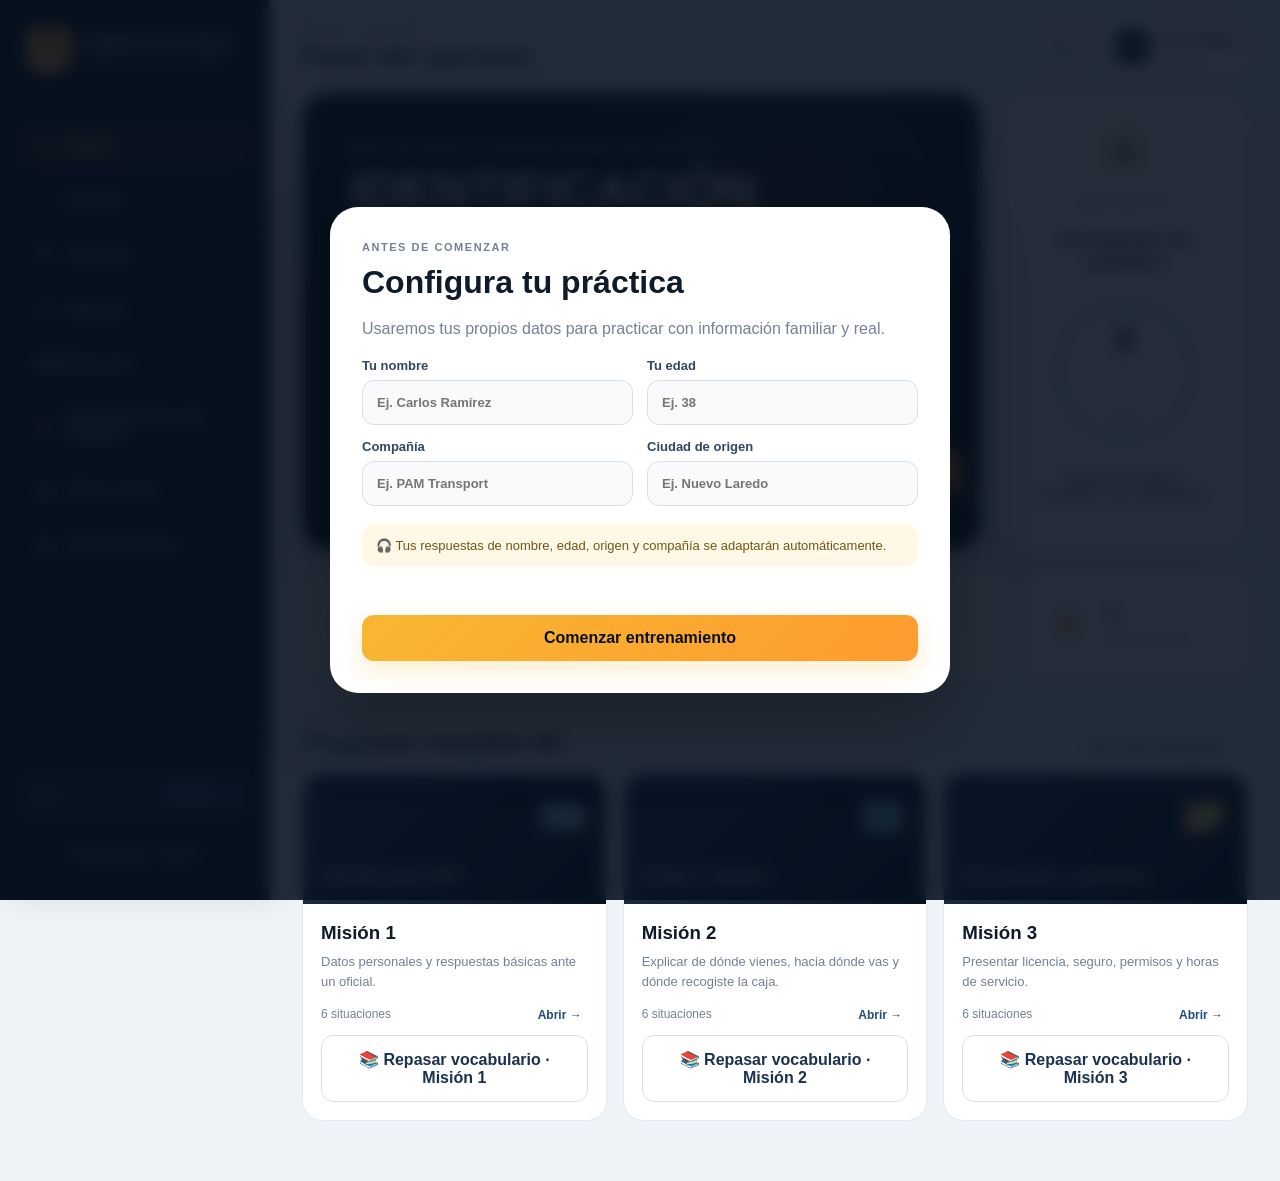
<file: index.html>
<!doctype html>
<html lang="es">
<head>
  <link rel="manifest" href="manifest.json">
<meta name="theme-color" content="#0b1c2f">
  <meta charset="utf-8" />
  <meta name="viewport" content="width=device-width,initial-scale=1,viewport-fit=cover" />
  <meta name="theme-color" content="#07111f" />
  <title>English on the Road</title>
<style>
:root{
  --bg:#07111f;
  --panel:#0d1a2a;
  --panel2:#112238;
  --card:#ffffff;
  --muted:#728197;
  --line:#dfe7ef;
  --accent:#f7b731;
  --accent2:#ffce58;
  --success:#31c48d;
  --danger:#ff6b6b;
  --text:#0e1b2b;
  --white:#fff;
  --shadow:0 18px 50px rgba(7,17,31,.14);
}
*{box-sizing:border-box}
html,body{margin:0;min-height:100%;font-family:Arial,Helvetica,system-ui,sans-serif;background:#eef3f8;color:var(--text)}
button,input,select,textarea{font:inherit}
button{cursor:pointer}
#app{min-height:100vh}
.sidebar{
  position:fixed;left:0;top:0;bottom:0;width:270px;background:var(--bg);color:#fff;padding:26px 18px;
  display:flex;flex-direction:column;z-index:50;box-shadow:10px 0 30px rgba(0,0,0,.08)
}
.brand{display:flex;gap:12px;align-items:center;padding:0 8px 26px;border-bottom:1px solid rgba(255,255,255,.08)}
.brand-mark{width:46px;height:46px;border-radius:14px;background:linear-gradient(135deg,var(--accent),#ff8c2d);display:grid;place-items:center;font-family:Arial,Helvetica,sans-serif;font-size:22px;color:#07111f}
.brand-mark span{color:#fff}
.brand strong{display:block;font-size:15px}
.brand small{display:block;color:#8fa0b6;font-size:10px;margin-top:4px}
.main-nav{display:grid;gap:8px;margin-top:24px}
.nav-item{border:0;background:transparent;color:#9fb0c4;border-radius:12px;padding:14px 16px;text-align:left;font-weight:600;display:flex;gap:12px;align-items:center}
.nav-item span{width:22px;text-align:center}
.nav-item:hover,.nav-item.active{background:rgba(247,183,49,.12);color:var(--accent2)}
.sidebar-footer{margin-top:auto;display:grid;gap:12px}
.role-switch{padding:12px;border-radius:12px;background:rgba(255,255,255,.06);display:flex;justify-content:space-between;align-items:center;font-size:12px;color:#8fa0b6}
.role-switch select{background:#122338;color:#fff;border:1px solid rgba(255,255,255,.12);border-radius:8px;padding:6px}
.ghost-btn{background:transparent;border:1px solid rgba(255,255,255,.15);color:#9fb0c4;border-radius:10px;padding:10px}
.main{margin-left:270px;min-height:100vh;padding:0 32px 60px}
.topbar{height:92px;display:flex;align-items:center;justify-content:space-between}
.topbar h1{margin:2px 0 0;font-size:26px}
.eyebrow{font-size:11px;font-weight:800;letter-spacing:.14em;color:#8290a4;margin:0 0 8px}
.eyebrow.light{color:#bfd0e2}
.top-actions{display:flex;align-items:center;gap:14px}
.icon-btn{width:42px;height:42px;border-radius:12px;border:1px solid #dbe4ee;background:#fff;box-shadow:0 8px 20px rgba(10,30,50,.06)}
.driver-mini{display:flex;align-items:center;gap:10px;background:#fff;padding:8px 12px;border-radius:14px;border:1px solid #e1e8f0}
.driver-mini strong,.driver-mini small{display:block}
.driver-mini small{color:var(--muted);font-size:11px;margin-top:2px}
.avatar{width:36px;height:36px;border-radius:11px;background:linear-gradient(135deg,#18324f,#07111f);color:#fff;display:grid;place-items:center;font-weight:800}
.avatar.large{width:70px;height:70px;border-radius:20px;font-size:22px;background:linear-gradient(135deg,var(--accent),#ff8c2d);color:#07111f}
.view{display:none}
.view.active{display:block;animation:fade .24s ease}
@keyframes fade{from{opacity:0;transform:translateY(4px)}to{opacity:1;transform:none}}
.hero-grid{display:grid;grid-template-columns:minmax(0,2.2fr) minmax(240px,.8fr);gap:20px}
.hero-card{position:relative;min-height:390px;border-radius:28px;overflow:hidden;background:linear-gradient(135deg,#0c2035,#0a1523 72%);box-shadow:var(--shadow)}
.hero-overlay{position:absolute;inset:0;background:radial-gradient(circle at 72% 28%,rgba(247,183,49,.17),transparent 27%),linear-gradient(90deg,rgba(7,17,31,.96),rgba(7,17,31,.58) 58%,rgba(7,17,31,.2))}
.hero-content{position:relative;z-index:3;color:#fff;padding:48px;max-width:540px}
.hero-content h2{font-family:Arial,Helvetica,sans-serif;font-size:50px;line-height:1;margin:0 0 16px;text-transform:uppercase}
.hero-content p{color:#c8d4e2;line-height:1.6}
.hero-progress{margin:26px 0;display:flex;gap:14px;align-items:center;font-size:12px;color:#c8d4e2}
.progress-bar{width:220px;height:8px;border-radius:999px;background:rgba(255,255,255,.13);overflow:hidden}
.progress-bar span,.lesson-progress span,.license-progress span,.metric-bar span{display:block;height:100%;background:linear-gradient(90deg,var(--accent),#ff8c2d);border-radius:999px}
.primary-btn,.secondary-btn{border:0;border-radius:12px;padding:14px 18px;font-weight:800}
.primary-btn{background:linear-gradient(135deg,var(--accent),#ff9b2f);color:#07111f;box-shadow:0 10px 24px rgba(247,183,49,.24)}
.secondary-btn{background:#fff;border:1px solid #d7e0ea;color:#18324f}
.primary-btn.full,.secondary-btn.full{width:100%}
.truck-visual{position:absolute;right:-20px;bottom:18px;width:52%;height:210px;opacity:.94}
.road-line{position:absolute;bottom:30px;width:100%;height:4px;background:repeating-linear-gradient(90deg,rgba(255,255,255,.38) 0 34px,transparent 34px 62px)}
.truck{position:absolute;right:40px;bottom:42px;width:360px;height:100px}
.cab{position:absolute;right:0;bottom:0;width:95px;height:75px;background:linear-gradient(135deg,#f7b731,#ff9b2f);clip-path:polygon(0 24%,68% 24%,100% 58%,100% 100%,0 100%)}
.trailer{position:absolute;right:93px;bottom:0;width:250px;height:96px;border-radius:8px 3px 3px 8px;background:linear-gradient(180deg,#edf2f7,#aab7c5)}
.wheel{position:absolute;bottom:-13px;width:28px;height:28px;border-radius:50%;background:#06101c;border:5px solid #4f6072}
.w1{right:30px}.w2{right:120px}.w3{right:150px}
.daily-card{background:#fff;border-radius:28px;padding:30px;box-shadow:var(--shadow);text-align:center}
.daily-card h3{font-size:20px}
.daily-icon{width:56px;height:56px;border-radius:18px;background:#fff7df;display:grid;place-items:center;margin:0 auto 18px;font-size:25px}
.ring{width:150px;height:150px;border-radius:50%;margin:22px auto;display:grid;place-items:center;background:conic-gradient(var(--accent) 0deg,#e6edf4 0deg);position:relative}
.ring:before{content:"";position:absolute;width:118px;height:118px;background:#fff;border-radius:50%}
.ring span,.ring small{position:relative;z-index:2}
.ring span{font-size:38px;font-weight:800}
.ring small{display:block;color:var(--muted)}
.stats-grid{display:grid;grid-template-columns:repeat(4,1fr);gap:16px;margin:22px 0 34px}
.stat-card{background:#fff;border:1px solid #e1e8f0;border-radius:18px;padding:20px;display:flex;align-items:center;gap:14px}
.stat-icon{width:48px;height:48px;border-radius:14px;background:#f4f7fa;display:grid;place-items:center;font-size:22px}
.stat-card strong,.stat-card small{display:block}.stat-card strong{font-size:23px}.stat-card small{color:var(--muted);margin-top:4px}
.section-heading{display:flex;justify-content:space-between;align-items:end;margin:26px 0 16px}
.section-heading h2{margin:0}
.text-btn{border:0;background:transparent;color:#214c79;font-weight:700}
.mission-row{display:grid;grid-template-columns:repeat(3,1fr);gap:16px}
.mission-card{background:#fff;border-radius:20px;border:1px solid #e0e7ef;overflow:hidden}
.mission-cover{height:130px;background:linear-gradient(135deg,#153552,#07111f);position:relative;display:flex;align-items:end;padding:18px;color:#fff}
.mission-cover span{font-size:40px;position:absolute;right:18px;top:18px}
.mission-body{padding:18px}
.mission-body h3{margin:0 0 8px}.mission-body p{margin:0;color:var(--muted);font-size:13px;line-height:1.5}
.mission-meta{display:flex;justify-content:space-between;margin-top:16px;color:#708197;font-size:12px}
.route-layout{display:grid;grid-template-columns:minmax(0,2fr) 340px;gap:20px}
.route-panel,.info-card,.performance-card,.table-card,.teacher-notes{background:#fff;border-radius:24px;border:1px solid #e0e7ef;box-shadow:0 10px 30px rgba(7,17,31,.06)}
.route-panel{padding:30px}
.route-header{display:flex;justify-content:space-between}
.route-header h2{font-size:34px;margin:0 0 8px}
.route-header p{color:var(--muted)}
.route-badge{width:90px;height:90px;border-radius:50%;background:#0b1c2f;color:#fff;display:grid;place-items:center;text-align:center}
.route-badge strong,.route-badge small{display:block}
.roadmap{margin-top:24px;padding:18px 0}
.route-stop{display:grid;grid-template-columns:70px 1fr;gap:16px;position:relative;min-height:118px}
.route-stop:after{content:"";position:absolute;left:34px;top:58px;bottom:-10px;width:4px;background:#dfe6ee}
.route-stop:last-child:after{display:none}
.stop-node{width:70px;height:70px;border-radius:22px;background:#e9eef4;display:grid;place-items:center;font-size:28px;border:6px solid #f6f8fa;z-index:2}
.route-stop.completed .stop-node{background:var(--success);color:#fff}
.route-stop.current .stop-node{background:var(--accent);box-shadow:0 0 0 8px rgba(247,183,49,.13)}
.stop-content{padding-top:6px}.stop-content h3{margin:0 0 6px}.stop-content p{margin:0;color:var(--muted);font-size:13px}
.stop-content button{margin-top:12px}
.route-side{display:grid;align-content:start;gap:18px}
.info-card{padding:24px}.info-card h3{font-size:24px;margin:0 0 10px}.info-card p{color:var(--muted);line-height:1.55}
.info-card.dark{background:#0b1c2f;color:#fff;border:0}
.info-card.dark p{color:#b6c6d7}
.license-progress{height:8px;background:rgba(255,255,255,.13);border-radius:999px;margin-top:20px;overflow:hidden}
.practice-shell{max-width:900px;margin:auto}
.lesson-top{display:grid;grid-template-columns:auto 1fr auto;gap:18px;align-items:center;margin-bottom:20px}
.back-btn{border:0;background:transparent;font-weight:700;color:#466078}
.lesson-progress{height:8px;background:#dfe7ef;border-radius:999px;overflow:hidden}
.lesson-card{background:#fff;border-radius:28px;border:1px solid #dfe7ef;box-shadow:var(--shadow);overflow:hidden}
.lesson-scene{min-height:240px;background:linear-gradient(135deg,#0b1d30,#173d5d);color:#fff;padding:38px;display:flex;justify-content:space-between;align-items:center}
.lesson-scene h2{font-family:Arial,Helvetica,sans-serif;font-size:42px;margin:0 0 12px;text-transform:uppercase}
.scene-art{font-size:80px}
.lesson-body{padding:36px}
.lesson-body.center{text-align:center}
.big-phrase{font-size:32px;font-weight:800;margin:22px 0}
.audio-btn,.mic-btn{border:0;border-radius:18px;width:76px;height:76px;font-size:30px;background:#0b1c2f;color:#fff;box-shadow:0 12px 26px rgba(7,17,31,.2)}
.audio-btn.playing{animation:pulse 1s infinite}
@keyframes pulse{50%{transform:scale(1.06);box-shadow:0 0 0 12px rgba(247,183,49,.15)}}
.options{display:grid;gap:12px;margin:26px auto;max-width:600px}
.option{border:2px solid #dde5ee;background:#fff;border-radius:16px;padding:17px;text-align:left;font-weight:700}
.option:hover{border-color:#9ab0c8}.option.correct{border-color:var(--success);background:#ecfbf5}.option.soft-wrong{border-color:#f4c56b;background:#fff9ec}
.feedback{border-radius:16px;padding:16px 18px;margin:20px auto;max-width:600px;display:none}
.feedback.show{display:block}.feedback.good{background:#eafaf4;color:#167453}.feedback.retry{background:#fff7e6;color:#8a5a00}
.fragment-list{display:grid;gap:12px;margin:24px 0}
.fragment{display:grid;grid-template-columns:1fr auto auto;align-items:center;gap:10px;padding:16px;border:1px solid #dfe7ef;border-radius:16px}
.fragment strong{font-size:20px}
.mini-btn{width:44px;height:44px;border:0;border-radius:12px;background:#eff3f7}
.mic-zone{margin:26px auto;text-align:center}
.listening{display:none;margin-top:14px;color:#ef5b5b;font-weight:700}.listening.active{display:block}
.simulation-bubble{background:#f1f5f8;border-radius:18px 18px 18px 4px;padding:20px;max-width:580px;margin:20px auto;text-align:left}
.result-grid{display:grid;grid-template-columns:repeat(3,1fr);gap:14px;margin:28px 0}
.result-grid div{background:#f3f6f9;border-radius:16px;padding:18px}
.result-grid strong{font-size:26px;display:block}
.review-grid{display:grid;grid-template-columns:repeat(3,1fr);gap:16px}
.review-card{background:#fff;border-radius:20px;padding:22px;border:1px solid #dfe7ef}
.review-card h3{margin:0 0 8px}.review-card p{color:var(--muted)}
.pill{background:#e9eef4;border-radius:999px;padding:8px 12px;font-size:12px}
.driver-layout{display:grid;grid-template-columns:1.1fr 1fr;gap:20px}
.driver-card-large{min-height:310px;border-radius:26px;padding:30px;color:#fff;background:linear-gradient(135deg,#0b1c2f,#163c5f);position:relative;overflow:hidden;box-shadow:var(--shadow)}
.card-stripe{position:absolute;right:-70px;top:0;width:190px;height:100%;background:linear-gradient(135deg,var(--accent),#ff8c2d);transform:skewX(-18deg);opacity:.9}
.driver-head{display:flex;gap:18px;align-items:center;position:relative;z-index:2}
.driver-head h2{font-size:30px;margin:0 0 6px}.driver-head span{color:#b9cadb;font-size:12px}
.driver-code{margin-top:70px;letter-spacing:.2em;color:#b9cadb;font-size:12px}
.driver-card-stats{display:grid;grid-template-columns:repeat(3,1fr);gap:12px;margin-top:20px;position:relative;z-index:2}
.driver-card-stats div{background:rgba(255,255,255,.09);padding:14px;border-radius:14px}.driver-card-stats strong,.driver-card-stats small{display:block}.driver-card-stats strong{font-size:22px}.driver-card-stats small{color:#c5d3e2}
.performance-card{padding:28px}.performance-card h2{margin-top:0}
.metric{margin:26px 0}.metric>div:first-child{display:flex;justify-content:space-between;margin-bottom:10px}
.metric-bar{height:9px;background:#e5ebf1;border-radius:999px;overflow:hidden}
.badge-grid{display:grid;grid-template-columns:repeat(4,1fr);gap:16px}
.badge-item{background:#fff;border:1px solid #dfe7ef;border-radius:18px;padding:20px;text-align:center}
.badge-item.locked{opacity:.45}.badge-icon{font-size:42px}.badge-item h3{font-size:15px}
.teacher-toolbar{display:flex;justify-content:space-between;align-items:end;margin-bottom:20px}.teacher-toolbar h2{font-size:32px;margin:0 0 8px}.teacher-toolbar p{color:var(--muted)}
.toolbar-actions{display:flex;gap:10px}
.teacher-stats{display:grid;grid-template-columns:repeat(4,1fr);gap:14px;margin-bottom:20px}
.teacher-stats article{background:#fff;border:1px solid #dfe7ef;border-radius:18px;padding:20px}
.teacher-stats span,.teacher-stats strong{display:block}.teacher-stats span{color:var(--muted);font-size:12px}.teacher-stats strong{font-size:24px;margin-top:8px}
.table-card{overflow:hidden}.table-head{padding:22px;display:flex;justify-content:space-between;align-items:center}.table-head h3{margin:0 0 6px}.table-head p{margin:0;color:var(--muted);font-size:12px}.table-head input{border:1px solid #d7e0ea;border-radius:10px;padding:10px 12px}
.table-wrap{overflow:auto}table{width:100%;border-collapse:collapse}th,td{padding:15px 18px;border-top:1px solid #e7edf3;text-align:left;font-size:13px}th{color:#6b7b8f;background:#f8fafc}.status{display:inline-flex;padding:6px 9px;border-radius:999px;font-size:11px}.status.done{background:#e7f9f1;color:#14805a}.status.pending{background:#eef2f6;color:#617186}
.teacher-notes{padding:24px;margin-top:20px}.teacher-notes textarea{width:100%;min-height:120px;border:1px solid #d9e2eb;border-radius:14px;padding:14px;margin:14px 0;resize:vertical}
.modal{position:fixed;inset:0;background:rgba(7,17,31,.68);display:none;place-items:center;z-index:100}.modal.show{display:grid}.modal-card{width:min(480px,92vw);background:#fff;border-radius:24px;padding:28px;position:relative}.modal-close{position:absolute;right:16px;top:14px;border:0;background:transparent;font-size:28px}.modal-card label{display:grid;gap:7px;margin:16px 0;font-weight:700;font-size:13px}.modal-card input,.modal-card select,.modal-card textarea{border:1px solid #d9e2eb;border-radius:11px;padding:12px}.modal-card textarea{min-height:90px}
.toast{position:fixed;right:24px;bottom:24px;background:#0b1c2f;color:#fff;padding:14px 18px;border-radius:12px;opacity:0;transform:translateY(10px);transition:.25s;z-index:120}.toast.show{opacity:1;transform:none}
.mobile-menu{display:none}
@media(max-width:1050px){
  .sidebar{transform:translateX(-100%);transition:.25s}.sidebar.open{transform:none}
  .main{margin-left:0}.mobile-menu{display:inline-grid;place-items:center}
  .hero-grid,.route-layout,.driver-layout{grid-template-columns:1fr}
  .stats-grid,.teacher-stats{grid-template-columns:repeat(2,1fr)}
}
@media(max-width:700px){
  .main{padding:0 16px 40px}.topbar{height:78px}.topbar h1{font-size:20px}.driver-mini div:last-child{display:none}
  .hero-content{padding:32px 24px}.hero-content h2{font-size:38px}.truck-visual{opacity:.35;width:75%}
  .stats-grid,.mission-row,.review-grid,.badge-grid,.teacher-stats{grid-template-columns:1fr}
  .result-grid{grid-template-columns:1fr}.lesson-body{padding:24px}.lesson-scene{padding:26px;min-height:200px}.lesson-scene h2{font-size:32px}
  .fragment{grid-template-columns:1fr auto}.fragment .mini-btn:last-child{grid-column:2}
  .teacher-toolbar,.table-head{align-items:stretch;flex-direction:column;gap:14px}.toolbar-actions{width:100%}.toolbar-actions button{flex:1}
}


/* Experiencia autodidacta */
.learning-guide{
  display:grid;
  gap:12px;
  padding:20px;
  margin-bottom:24px;
  border-radius:18px;
  background:#f3f7fb;
  border:1px solid #dce6ef;
}
.learning-guide strong{font-size:17px}
.learning-guide span{color:#52657a;line-height:1.45}
.lesson-help{color:var(--muted);line-height:1.6}
.transcript-toggle{
  display:block;
  margin:16px auto 0;
  border:0;
  background:transparent;
  color:#214c79;
  font-weight:800;
}
.transcript-box{
  display:none;
  max-width:560px;
  margin:18px auto 0;
  padding:18px;
  border-radius:16px;
  background:#f4f7fa;
  border:1px solid #dce5ee;
}
.transcript-box.show{display:grid;gap:6px}
.transcript-box strong{font-size:21px}
.transcript-box span{color:var(--muted)}
.conversation-study{display:grid;gap:16px;margin:24px 0}
.speech{
  position:relative;
  padding:20px;
  border-radius:18px;
  display:grid;
  gap:8px;
}
.speech small{font-weight:800;letter-spacing:.12em}
.speech strong{font-size:23px}
.speech span{color:#627287}
.speech .mini-btn{position:absolute;right:16px;top:16px}
.speech.officer{background:#eef3f7;border-radius:18px 18px 18px 5px}
.speech.driver{background:#fff6dc;border:1px solid #f0d78b;border-radius:18px 18px 5px 18px}
.response-explainer{display:grid;grid-template-columns:repeat(2,1fr);gap:14px}
.response-explainer div{
  display:grid;
  gap:7px;
  padding:18px;
  background:#fff;
  border:1px solid #dce5ee;
  border-radius:16px;
}
.response-explainer span{color:var(--muted);line-height:1.5}
.tip-box{
  margin:18px 0 24px;
  padding:16px 18px;
  border-radius:14px;
  background:#eafaf4;
  color:#176b50;
}
.practice-complete{
  display:grid;
  grid-template-columns:auto 1fr auto;
  gap:16px;
  align-items:center;
  margin:24px 0;
  padding:20px;
  border-radius:18px;
  background:#0d1a2a;
  color:#fff;
}
.practice-complete strong,.practice-complete span{display:block}
.practice-complete strong{font-size:21px}
.practice-complete span{margin-top:6px;color:#b7c7d8;font-size:13px}
.mic-btn.compact{width:58px;height:58px;font-size:22px}
.mic-btn.recording,.mini-btn.recording{background:#b42318!important;color:#fff!important;box-shadow:0 0 0 8px rgba(180,35,24,.12)}
.self-study-reminder{
  max-width:620px;
  margin:18px auto;
  padding:16px;
  border-radius:16px;
  background:#fff8e6;
  border:1px solid #f2d991;
}
.self-study-reminder span,.self-study-reminder strong{display:block}
.self-study-reminder strong{font-size:22px;margin:6px 0}
@media(max-width:700px){
  .response-explainer{grid-template-columns:1fr}
  .practice-complete{grid-template-columns:auto 1fr}
  .practice-complete .mic-btn{grid-column:1/-1;justify-self:center}
}

.route-panel{max-height:none}
.roadmap{display:grid;grid-template-columns:repeat(2,minmax(0,1fr));gap:10px}
.route-stop{min-height:145px;border:1px solid #e1e8f0;border-radius:18px;padding:14px}
.route-stop:after{display:none}
.stop-node{width:58px;height:58px}
.stop-content button{margin-top:10px}
@media(max-width:800px){.roadmap{grid-template-columns:1fr}}

.section-subtitle{margin:4px 0 0;color:var(--muted);max-width:700px}
.personal-data-card{
  margin:0 0 24px;padding:20px;border-radius:18px;background:#fff8e8;border:1px solid #efd58c;
}
.personal-data-card h3{margin:0 0 8px}
.personal-data-card p{color:#6f6041}
.personal-data-card label{display:grid;gap:7px;margin-top:14px;font-weight:700}
.personal-data-card input{
  width:100%;border:1px solid #d9c47f;background:#fff;border-radius:12px;padding:13px;
}
.glossary-toolbar{display:flex;gap:10px;flex-wrap:wrap;margin-bottom:18px}
.practice-mode{
  border:1px solid #d7e0ea;background:#fff;color:#40566e;border-radius:999px;padding:11px 15px;font-weight:800;
}
.practice-mode.active{background:#0b1c2f;color:#fff;border-color:#0b1c2f}
.glossary-workspace{
  min-height:460px;background:#fff;border:1px solid #dfe7ef;border-radius:24px;padding:26px;box-shadow:0 10px 30px rgba(7,17,31,.06)
}
.glossary-card-grid{display:grid;grid-template-columns:repeat(3,1fr);gap:16px}
.vocab-card{position:relative;border:1px solid #dfe7ef;border-radius:18px;padding:20px;background:#fff}
.vocab-number{position:absolute;right:14px;top:12px;width:30px;height:30px;border-radius:9px;background:#f2f5f8;display:grid;place-items:center;font-weight:800}
.vocab-card h3{font-size:23px;margin:0 0 8px}
.vocab-card>strong{color:#174a70}
.vocab-card p{color:var(--muted);line-height:1.5}
.vocab-example{padding:12px;border-radius:12px;background:#f5f8fa;font-weight:700}
.vocab-actions{display:flex;gap:8px;margin-top:14px}
.single-practice{max-width:700px;margin:auto;text-align:center;padding:24px}
.single-practice h2{font-size:34px;margin-bottom:10px}
.translation{font-size:20px;color:#65768b}
.large-actions{display:flex;justify-content:center;gap:18px;margin:30px 0}
.practice-nav{display:flex;justify-content:space-between;gap:12px;margin-top:28px}
.spanish-prompt{font-size:30px;font-weight:800;padding:24px;margin:20px 0;border-radius:18px;background:#fff5d9}
.writing-input{display:block;width:100%;max-width:520px;margin:22px auto 14px;border:2px solid #d7e0ea;border-radius:14px;padding:16px;font-size:20px;text-align:center}
.hidden-answer{display:none;align-items:center;justify-content:center;gap:12px;margin:20px auto;padding:16px;border-radius:14px;background:#f2f6f9}
.hidden-answer.show{display:flex}
@media(max-width:1000px){.glossary-card-grid{grid-template-columns:repeat(2,1fr)}}
@media(max-width:650px){
  .glossary-card-grid{grid-template-columns:1fr}
  .glossary-workspace{padding:16px}
  .practice-nav{flex-direction:column}
  .spanish-prompt{font-size:24px}
}

.glossary-mission-selector{
  display:flex;
  align-items:center;
  gap:12px;
  margin:0 0 14px;
  padding:14px 16px;
  border-radius:16px;
  background:#fff;
  border:1px solid #dfe7ef;
}
.glossary-mission-selector label{font-weight:800;color:#334b63}
.glossary-mission-selector select{
  flex:1;
  border:1px solid #d7e0ea;
  border-radius:10px;
  padding:11px 12px;
  background:#f8fafc;
  color:#13263a;
  font-weight:700;
}
.glossary-unlock-banner{
  display:flex;
  justify-content:space-between;
  gap:14px;
  align-items:center;
  margin-bottom:18px;
  padding:14px 16px;
  border-radius:14px;
  background:#eef8f4;
  border:1px solid #c9e9dc;
}
.glossary-unlock-banner strong{color:#176b50}
.glossary-unlock-banner span{color:#557266;font-size:13px}
@media(max-width:650px){
  .glossary-mission-selector{align-items:stretch;flex-direction:column}
  .glossary-unlock-banner{align-items:flex-start;flex-direction:column}
}


.onboarding-overlay{position:fixed;inset:0;z-index:500;display:grid;place-items:center;padding:20px;background:rgba(7,17,31,.88);backdrop-filter:blur(8px)}
.onboarding-overlay.hidden{display:none}
.onboarding-card{width:min(620px,96vw);background:#fff;border-radius:28px;padding:32px;box-shadow:0 30px 80px rgba(0,0,0,.28)}
.onboarding-card h1{margin:4px 0 10px;font-size:32px}.onboarding-card>p{color:var(--muted);line-height:1.55}
.onboarding-grid{display:grid;grid-template-columns:1fr 1fr;gap:14px}
.onboarding-card label{display:grid;gap:7px;font-weight:800;font-size:13px;color:#30475f}
.onboarding-card input{width:100%;border:1px solid #d7e0ea;border-radius:12px;padding:14px;background:#f8fafc}
.onboarding-note{margin:18px 0;padding:14px;border-radius:14px;background:#fff8e6;color:#715617;font-size:13px}
.onboarding-error{min-height:20px;margin:10px 0;color:#b42318;font-size:13px;font-weight:700}
@media(max-width:650px){.onboarding-card{padding:24px 18px}.onboarding-grid{grid-template-columns:1fr}}

/* Repaso de vocabulario por misión */
.mission-vocab-btn{margin-top:12px;width:100%}
.vocab-review-shell{max-width:920px;margin:auto}
.vocab-review-card{background:#fff;border:1px solid #dfe7ef;border-radius:26px;box-shadow:var(--shadow);overflow:hidden}
.vocab-review-head{padding:26px 28px;background:linear-gradient(135deg,#0b1c2f,#173d5d);color:#fff}
.vocab-review-head h2{margin:6px 0 8px;font-size:32px}
.vocab-review-head p{margin:0;color:#c7d5e4}
.vocab-tabs{display:flex;gap:9px;flex-wrap:wrap;padding:18px 22px;border-bottom:1px solid #e4eaf1;background:#f8fafc}
.vocab-tab{border:1px solid #d8e1ea;background:#fff;border-radius:999px;padding:10px 14px;font-weight:800;color:#40566e}
.vocab-tab.active{background:#0b1c2f;color:#fff;border-color:#0b1c2f}
.vocab-stage{padding:26px}
.flashcard-wrap{display:grid;grid-template-columns:1fr auto;gap:18px;align-items:stretch}
.flashcard-main{min-height:300px;border:1px solid #dde6ee;border-radius:22px;padding:30px;display:grid;align-content:center;text-align:center;background:linear-gradient(180deg,#fff,#f8fafc)}
.flashcard-main .word{font-size:42px;font-weight:900;margin-bottom:12px}
.flashcard-main .meaning{font-size:24px;color:#53677c;margin-bottom:18px}
.flashcard-main .example{font-size:18px;line-height:1.55;color:#41556c;background:#f1f5f8;padding:16px;border-radius:14px}
.flashcard-actions{display:grid;gap:12px;align-content:center}
.flashcard-actions button{width:64px;height:64px;border-radius:18px;border:0;font-size:26px}
.vocab-progress-row{display:flex;justify-content:space-between;gap:12px;align-items:center;margin-bottom:16px}
.vocab-count{font-weight:800;color:#425970}
.vocab-nav{display:flex;justify-content:space-between;gap:12px;margin-top:20px}
.vocab-question{max-width:700px;margin:auto;text-align:center}
.vocab-question h3{font-size:30px;margin:10px 0 20px}
.vocab-option-grid{display:grid;gap:12px;margin:20px auto;max-width:600px}
.vocab-option{padding:16px;border:2px solid #dfe6ee;border-radius:15px;background:#fff;text-align:left;font-weight:800}
.vocab-option.correct{border-color:var(--success);background:#eafaf4}
.vocab-option.wrong{border-color:#f2c46c;background:#fff8e8}
.vocab-write-input{width:100%;max-width:520px;margin:18px auto;padding:16px;border:2px solid #d8e1ea;border-radius:14px;font-size:20px;text-align:center;display:block}
.vocab-listen-box{font-size:72px;margin:20px 0}
.vocab-small{color:var(--muted);line-height:1.5}
@media(max-width:700px){
 .flashcard-wrap{grid-template-columns:1fr}
 .flashcard-actions{grid-template-columns:repeat(2,1fr)}
 .flashcard-actions button{width:100%}
 .flashcard-main .word{font-size:34px}
}


/* Señalamientos de tránsito */
.signs-header{display:flex;justify-content:space-between;gap:18px;align-items:end;margin:26px 0 18px}
.signs-header h2{margin:0;font-size:32px}
.signs-header p{margin:6px 0 0;color:var(--muted);max-width:760px;line-height:1.55}
.signs-count{white-space:nowrap}
.signs-grid{display:grid;grid-template-columns:repeat(3,minmax(0,1fr));gap:16px}
.sign-card{background:#fff;border:1px solid #dfe7ef;border-radius:20px;padding:18px;box-shadow:0 10px 30px rgba(7,17,31,.06);display:grid;gap:14px}
.sign-image-box{min-height:170px;border-radius:16px;background:#f7f9fb;border:1px solid #e7edf3;display:grid;place-items:center;padding:14px}
.sign-image{width:100%;max-width:190px;max-height:150px;object-fit:contain;display:block}
.sign-card h3{margin:0;font-size:19px;line-height:1.25}
.sign-es{color:#174a70;font-weight:800}
.sign-use{margin:0;color:var(--muted);line-height:1.5;font-size:13px}
.sign-actions{display:flex;gap:8px;flex-wrap:wrap}
.sign-actions .secondary-btn{padding:10px 12px}
.sign-detail{display:none;margin-top:2px;padding:14px;border-radius:14px;background:#f3f7fb;border:1px solid #dce6ef;color:#40566e;line-height:1.5;font-size:13px}
.sign-detail.show{display:block}
@media(max-width:1000px){.signs-grid{grid-template-columns:repeat(2,minmax(0,1fr))}}
@media(max-width:650px){.signs-header{align-items:flex-start;flex-direction:column}.signs-grid{grid-template-columns:1fr}.sign-image-box{min-height:150px}}


/* Módulo interactivo de señalamientos */
.signs-modebar{display:flex;gap:9px;flex-wrap:wrap;margin:0 0 18px}
.sign-mode{border:1px solid #d7e0ea;background:#fff;color:#40566e;border-radius:999px;padding:11px 15px;font-weight:800}
.sign-mode.active{background:#0b1c2f;color:#fff;border-color:#0b1c2f}
.signs-stage{min-height:520px}
.sign-learning-note{padding:14px 16px;border-radius:14px;background:#fff8e6;border:1px solid #f2d991;color:#715617;margin-bottom:18px;line-height:1.5}
.sign-card.interactive{cursor:pointer;transition:.18s transform,.18s box-shadow,.18s border-color}
.sign-card.interactive:hover{transform:translateY(-3px);box-shadow:0 16px 36px rgba(7,17,31,.12);border-color:#bfcddd}
.sign-card.playing{outline:3px solid rgba(247,183,49,.35);border-color:var(--accent)}
.sign-card .sign-hear{width:44px;height:44px;border:0;border-radius:12px;background:#0b1c2f;color:#fff;font-size:19px}
.sign-english-answer{background:#eef8f4;border:1px solid #c9e9dc;border-radius:14px;padding:13px 14px;color:#176b50;font-weight:800;line-height:1.45}
.sign-game-shell{max-width:900px;margin:auto;background:#fff;border:1px solid #dfe7ef;border-radius:24px;padding:28px;box-shadow:0 10px 30px rgba(7,17,31,.06)}
.sign-game-top{display:flex;justify-content:space-between;align-items:center;gap:12px;margin-bottom:18px}
.sign-game-question{text-align:center;margin:14px auto 22px;max-width:720px}
.sign-game-question h3{font-size:30px;margin:8px 0 10px}
.sign-game-question p{color:var(--muted);line-height:1.5}
.sign-choice-images{display:grid;grid-template-columns:repeat(2,minmax(0,1fr));gap:14px;max-width:720px;margin:auto}
.sign-image-choice{border:2px solid #dfe7ef;background:#fff;border-radius:18px;padding:16px;min-height:185px;display:grid;place-items:center;transition:.15s}
.sign-image-choice:hover{border-color:#9ab0c8}
.sign-image-choice img{max-width:190px;max-height:150px;object-fit:contain}
.sign-image-choice.correct,.sign-name-choice.correct{border-color:var(--success);background:#eafaf4}
.sign-image-choice.wrong,.sign-name-choice.wrong{border-color:#f2c46c;background:#fff8e8}
.sign-name-options{display:grid;gap:12px;max-width:650px;margin:20px auto}
.sign-name-choice{padding:16px 18px;border:2px solid #dfe7ef;border-radius:15px;background:#fff;text-align:left;font-weight:800}
.sign-focus-image{display:grid;place-items:center;min-height:250px;margin:12px auto 20px;padding:18px;background:#f8fafc;border:1px solid #e3eaf1;border-radius:20px;max-width:520px}
.sign-focus-image img{max-width:300px;max-height:230px;object-fit:contain}
.sign-audio-hero{width:92px;height:92px;border-radius:25px;border:0;background:#0b1c2f;color:#fff;font-size:38px;display:grid;place-items:center;margin:24px auto}
.sign-explain-card{max-width:820px;margin:auto;background:#fff;border:1px solid #dfe7ef;border-radius:24px;overflow:hidden;box-shadow:0 10px 30px rgba(7,17,31,.06)}
.sign-explain-head{display:grid;grid-template-columns:220px 1fr;gap:24px;align-items:center;padding:26px;background:linear-gradient(135deg,#f8fafc,#eef3f7)}
.sign-explain-head img{width:100%;max-height:180px;object-fit:contain}
.sign-explain-body{padding:26px}
.officer-question{background:#eef3f7;border-radius:18px 18px 18px 5px;padding:18px;margin:16px 0}
.officer-question small{display:block;font-weight:800;letter-spacing:.12em;color:#607185;margin-bottom:7px}
.officer-question strong{font-size:21px}
.driver-model{background:#fff6dc;border:1px solid #f0d78b;border-radius:18px 18px 5px 18px;padding:18px;margin:12px 0}
.driver-model small{display:block;font-weight:800;letter-spacing:.12em;color:#8a6a16;margin-bottom:7px}
.driver-model strong{font-size:21px}
.sign-practice-row{display:flex;gap:12px;align-items:center;flex-wrap:wrap;margin:12px 0 22px}
.sign-practice-row .mic-btn{width:58px;height:58px;font-size:22px}
.sign-practice-row .mini-btn{background:#0b1c2f;color:#fff}
.sign-game-nav{display:flex;justify-content:space-between;gap:12px;margin-top:22px}
@media(max-width:700px){
 .sign-choice-images{grid-template-columns:1fr 1fr;gap:9px}.sign-image-choice{min-height:135px;padding:9px}.sign-image-choice img{max-width:125px;max-height:110px}
 .sign-explain-head{grid-template-columns:1fr;text-align:center}.sign-explain-head img{max-width:220px;margin:auto}.sign-game-shell{padding:18px}.sign-game-question h3{font-size:24px}
}

</style>
</head>
<body>
<div class="onboarding-overlay" id="onboardingOverlay">
<form class="onboarding-card" id="onboardingForm">
<p class="eyebrow">ANTES DE COMENZAR</p><h1>Configura tu práctica</h1>
<p>Usaremos tus propios datos para practicar con información familiar y real.</p>
<div class="onboarding-grid">
<label>Tu nombre<input id="profileName" autocomplete="name" placeholder="Ej. Carlos Ramírez" required></label>
<label>Tu edad<input id="profileAge" type="number" inputmode="numeric" min="18" max="90" placeholder="Ej. 38" required></label>
<label>Compañía<input id="profileCompany" autocomplete="organization" placeholder="Ej. PAM Transport" required></label>
<label>Ciudad de origen<input id="profileCity" autocomplete="address-level2" placeholder="Ej. Nuevo Laredo" required></label>
</div>
<div class="onboarding-note">🎧 Tus respuestas de nombre, edad, origen y compañía se adaptarán automáticamente.</div>
<div class="onboarding-error" id="onboardingError"></div>
<button class="primary-btn full" type="submit">Comenzar entrenamiento</button>
</form></div>

  <div id="app">
    <aside class="sidebar" id="sidebar">
      <div class="brand">
        <div class="brand-mark">E<span>R</span></div>
        <div>
          <strong>English on the Road</strong>
          <small>Driver Communication Simulator</small>
        </div>
      </div>

      <nav class="main-nav" aria-label="Navegación principal">
        <button class="nav-item active" data-view="home"><span>⌂</span> Inicio</button>
        <button class="nav-item" data-view="route"><span>⌁</span> Mi ruta</button>
        <button class="nav-item" data-view="practice"><span>🎙</span> Práctica</button>
        <button class="nav-item" data-view="review"><span>↻</span> Repaso</button>
        <button class="nav-item" data-view="glossary"><span>ABC</span> Glosario</button>
        <button class="nav-item" data-view="signs"><span>🚦</span> Señalamientos de tránsito</button>
        <button class="nav-item" data-view="driver"><span>▣</span> Driver Card</button>
        <button class="nav-item teacher-only" data-view="teacher"><span>▦</span> Panel docente</button>
      </nav>

      <div class="sidebar-footer">
        <div class="role-switch">
          <span>Modo</span>
          <select id="roleSelect" aria-label="Cambiar modo">
            <option value="student">Operador</option>
            <option value="teacher">Docente</option>
          </select>
        </div>
        <button class="ghost-btn" id="resetBtn">Restablecer demo</button>
      </div>
    </aside>

    <main class="main">
      <header class="topbar">
        <button class="icon-btn mobile-menu" id="menuBtn" aria-label="Abrir menú">☰</button>
        <div>
          <p class="eyebrow" id="viewEyebrow">DRIVER TRAINING</p>
          <h1 id="viewTitle">Panel del operador</h1>
        </div>
        <div class="top-actions">
          <button class="icon-btn" id="volumeBtn" title="Audio">🔊</button>
          <div class="driver-mini">
            <div class="avatar">LV</div>
            <div>
              <strong id="miniName">Luis Vega</strong>
              <small>B1 Driver</small>
            </div>
          </div>
        </div>
      </header>

      <section class="view active" id="view-home">
        <div class="hero-grid">
          <article class="hero-card">
            <div class="hero-overlay"></div>
            <div class="hero-content">
              <p class="eyebrow light">CONTINÚA TU ENTRENAMIENTO</p>
              <h2>Inspección DOT</h2>
              <p>Practica cómo responder con seguridad durante una revisión en carretera.</p>
              <div class="hero-progress">
                <div class="progress-bar"><span id="heroProgressBar"></span></div>
                <span id="heroProgressText">0% completado</span>
              </div>
              <button class="primary-btn" id="continueBtn">Continuar misión</button>
            </div>
            <div class="truck-visual" aria-hidden="true">
              <div class="road-line"></div>
              <div class="truck">
                <div class="cab"></div>
                <div class="trailer"></div>
                <i class="wheel w1"></i><i class="wheel w2"></i><i class="wheel w3"></i>
              </div>
            </div>
          </article>

          <article class="daily-card">
            <div class="daily-icon">🎧</div>
            <p class="eyebrow">META DE HOY</p>
            <h3>15 minutos de práctica</h3>
            <div class="ring" id="dailyRing"><span id="dailyMinutes">0</span><small>min</small></div>
            <p>Escucha, repite y completa una simulación.</p>
          </article>
        </div>

        <div class="stats-grid">
          <article class="stat-card"><span class="stat-icon">🛣</span><div><strong id="milesStat">0</strong><small>Millas recorridas</small></div></article>
          <article class="stat-card"><span class="stat-icon">🎙</span><div><strong id="pronStat">0%</strong><small>Pronunciación</small></div></article>
          <article class="stat-card"><span class="stat-icon">🎧</span><div><strong id="listenStat">0%</strong><small>Comprensión auditiva</small></div></article>
          <article class="stat-card"><span class="stat-icon">🔥</span><div><strong id="streakStat">1</strong><small>Días de racha</small></div></article>
        </div>

        <div class="section-heading">
          <div><p class="eyebrow">RUTA ACTUAL</p><h2>Programa completo B1</h2></div>
          <button class="text-btn" data-go="route">Ver ruta completa →</button>
        </div>

        <div class="mission-row" id="homeMissionRow"></div>
      </section>

      <section class="view" id="view-route">
        <div class="route-layout">
          <article class="route-panel">
            <div class="route-header">
              <div>
                <p class="eyebrow">RUTA PROFESIONAL</p>
                <h2>Programa completo B1</h2>
                <p>17 misiones basadas en la Guía para el Nuevo Operador B1.</p>
              </div>
              <div class="route-badge"><strong id="routeMiles">0</strong><small>millas</small></div>
            </div>
            <div class="roadmap" id="roadmap"></div>
          </article>
          <aside class="route-side">
            <article class="info-card">
              <p class="eyebrow">PRÓXIMA PARADA</p>
              <h3 id="nextStopTitle">DOT Inspection</h3>
              <p id="nextStopText">Responde instrucciones de un oficial.</p>
              <button class="primary-btn full" id="startNextBtn">Iniciar misión</button>
            </article>
            <article class="info-card dark">
              <p class="eyebrow light">LICENCIA ACTUAL</p>
              <h3>Safety Driver I</h3>
              <p>Completa 3 misiones para desbloquear el siguiente nivel.</p>
              <div class="license-progress"><span id="licenseBar"></span></div>
            </article>
          </aside>
        </div>
      </section>

      <section class="view" id="view-practice">
        <div class="practice-shell">
          <div class="lesson-top">
            <button class="back-btn" id="exitLessonBtn">← Salir</button>
            <div class="lesson-progress"><span id="lessonProgressBar"></span></div>
            <span id="lessonStepLabel">Paso 1 de 5</span>
          </div>
          <div id="lessonStage"></div>
        </div>
      </section>

      <section class="view" id="view-review">
        <div class="section-heading">
          <div><p class="eyebrow">REPETICIÓN ESPACIADA</p><h2>Repaso inteligente</h2></div>
          <span class="pill" id="reviewCount">0 expresiones</span>
        </div>
        <div class="review-grid" id="reviewGrid"></div>
      </section>


      <section class="view" id="view-glossary">
        <div class="section-heading">
          <div>
            <p class="eyebrow">VOCABULARIO DE LA MISIÓN 1</p>
            <h2>Glosario y práctica</h2>
            <p class="section-subtitle">Repasa los bloques que necesitas para hablar de ti. Escucha, escribe, elige y responde oralmente.</p>
          </div>
          <span class="pill" id="glossaryProgress">0 dominados</span>
        </div>

        <div class="glossary-mission-selector">
          <label for="glossaryMissionSelect">Glosario desbloqueado</label>
          <select id="glossaryMissionSelect"></select>
        </div>

        <div class="glossary-toolbar">
          <button class="practice-mode active" data-mode="cards">Tarjetas</button>
          <button class="practice-mode" data-mode="listen">Escuchar y repetir</button>
          <button class="practice-mode" data-mode="multiple">Opción múltiple</button>
          <button class="practice-mode" data-mode="write">Escribir</button>
          <button class="practice-mode" data-mode="speak">Español → dilo en inglés</button>
        </div>

        <article class="glossary-workspace" id="glossaryWorkspace"></article>
      </section>


      <section class="view" id="view-vocab-review">
        <div class="vocab-review-shell">
          <button class="back-btn" id="exitVocabReview">← Volver a la misión</button>
          <article class="vocab-review-card">
            <div class="vocab-review-head">
              <p class="eyebrow light" id="vocabMissionLabel">REPASO DE VOCABULARIO</p>
              <h2 id="vocabMissionTitle">Vocabulario de la misión</h2>
              <p>Escucha, pronuncia, comprende y escribe las palabras que usarás en situaciones reales.</p>
            </div>
            <div class="vocab-tabs">
              <button class="vocab-tab active" data-vocab-mode="cards">Flashcards</button>
              <button class="vocab-tab" data-vocab-mode="listen">Escuchar y repetir</button>
              <button class="vocab-tab" data-vocab-mode="multiple">Opción múltiple</button>
              <button class="vocab-tab" data-vocab-mode="write">Escribir</button>
              <button class="vocab-tab" data-vocab-mode="speak">Español → inglés</button>
              <button class="vocab-tab" data-vocab-mode="recognize">Reconocer al escuchar</button>
            </div>
            <div class="vocab-stage" id="vocabReviewStage"></div>
          </article>
        </div>
      </section>


      <section class="view" id="view-signs">
        <div class="signs-header">
          <div>
            <p class="eyebrow">ROAD SIGNS TRAINING</p>
            <h2>Señalamientos de tránsito</h2>
            <p>Aprende a reconocer la señal, identificar su nombre en inglés y explicar con una respuesta sencilla qué significa y qué debes hacer.</p>
          </div>
          <span class="pill signs-count" id="signsCount">40 señales</span>
        </div>

        <div class="signs-modebar">
          <button class="sign-mode active" data-sign-mode="learn">📖 Aprender</button>
          <button class="sign-mode" data-sign-mode="text-image">📝 Nombre → Imagen</button>
          <button class="sign-mode" data-sign-mode="audio-image">🎧 Audio → Imagen</button>
          <button class="sign-mode" data-sign-mode="image-name">🖼 Imagen → Nombre</button>
          <button class="sign-mode" data-sign-mode="explain">🎙 Explicar al oficial</button>
        </div>

        <div class="signs-stage" id="signsStage"></div>
      </section>

      <section class="view" id="view-driver">
        <div class="driver-layout">
          <article class="driver-card-large">
            <div class="card-stripe"></div>
            <div class="driver-head">
              <div class="avatar large">LV</div>
              <div><p class="eyebrow light">DRIVER CARD</p><h2>Luis Vega</h2><span>B1 DRIVER · NUEVO LAREDO</span></div>
            </div>
            <div class="driver-code">EOR-001-B1</div>
            <div class="driver-card-stats">
              <div><strong id="cardHours">0.0</strong><small>Horas</small></div>
              <div><strong id="cardMiles">0</strong><small>Millas</small></div>
              <div><strong id="cardPhrases">0</strong><small>Expresiones</small></div>
            </div>
          </article>

          <article class="performance-card">
            <p class="eyebrow">DESEMPEÑO</p>
            <h2>Progreso del operador</h2>
            <div class="metric"><div><span>Pronunciación</span><strong id="metricPron">0%</strong></div><div class="metric-bar"><span id="metricPronBar"></span></div></div>
            <div class="metric"><div><span>Comprensión auditiva</span><strong id="metricListen">0%</strong></div><div class="metric-bar"><span id="metricListenBar"></span></div></div>
            <div class="metric"><div><span>Constancia</span><strong id="metricConsistency">20%</strong></div><div class="metric-bar"><span style="width:20%"></span></div></div>
          </article>
        </div>

        <div class="section-heading"><div><p class="eyebrow">RECONOCIMIENTOS</p><h2>Insignias obtenidas</h2></div></div>
        <div class="badge-grid" id="badgeGrid"></div>
      </section>

      <section class="view" id="view-teacher">
        <div class="teacher-toolbar">
          <div><p class="eyebrow">SEGUIMIENTO ACADÉMICO</p><h2>Panel docente</h2><p>Consulta práctica, resultados y evidencia de avance.</p></div>
          <div class="toolbar-actions">
            <button class="secondary-btn" id="exportBtn">Exportar CSV</button>
            <button class="primary-btn" id="gradeBtn">Registrar calificación</button>
          </div>
        </div>

        <div class="teacher-stats">
          <article><span>Promedio general</span><strong id="teacherAverage">0%</strong></article>
          <article><span>Tiempo de práctica</span><strong id="teacherHours">0.0 h</strong></article>
          <article><span>Misiones completadas</span><strong id="teacherCompleted">0/6</strong></article>
          <article><span>Última práctica</span><strong id="teacherLast">Hoy</strong></article>
        </div>

        <article class="table-card">
          <div class="table-head">
            <div><h3>Registro de desempeño</h3><p>Resultados guardados localmente en este dispositivo.</p></div>
            <input type="search" id="teacherSearch" placeholder="Buscar misión..." />
          </div>
          <div class="table-wrap">
            <table>
              <thead><tr><th>Misión</th><th>Estado</th><th>Listening</th><th>Speaking</th><th>Intentos</th><th>Tiempo</th><th>Calificación</th></tr></thead>
              <tbody id="teacherTable"></tbody>
            </table>
          </div>
        </article>

        <article class="teacher-notes">
          <div>
            <h3>Observaciones del docente</h3>
            <p>Registra comentarios de seguimiento para el operador.</p>
          </div>
          <textarea id="teacherNotes" placeholder="Ejemplo: mejorar pronunciación de 'clearance' y practicar respuestas completas..."></textarea>
          <button class="secondary-btn" id="saveNotesBtn">Guardar observaciones</button>
        </article>
      </section>
    </main>
  </div>

  <div class="modal" id="gradeModal" aria-hidden="true">
    <div class="modal-card">
      <button class="modal-close" id="closeGradeModal">×</button>
      <p class="eyebrow">EVALUACIÓN DOCENTE</p>
      <h2>Registrar calificación</h2>
      <label>Misión
        <select id="gradeMission"></select>
      </label>
      <label>Calificación
        <input id="gradeValue" type="number" min="0" max="100" value="85">
      </label>
      <label>Comentario
        <textarea id="gradeComment" placeholder="Retroalimentación breve"></textarea>
      </label>
      <button class="primary-btn full" id="saveGradeBtn">Guardar calificación</button>
    </div>
  </div>

  <div class="toast" id="toast"></div>

  <script>


const TRAFFIC_SIGNS = [
  {name:'Railroad Crossing',es:'Cruce de ferrocarril',image:'images/Captura.PNG',use:'Indica un cruce ferroviario.',detail:'Reduce la velocidad, observa y cruza solo cuando sea seguro.'},
  {name:'Commercial Vehicles Except Buses Prohibited in Left Lane',es:'Vehículos comerciales, excepto autobuses, prohibidos en el carril izquierdo',image:'images/Commercial vehicles except buses prohibited in left lane.png',use:'Restringe el carril izquierdo para vehículos comerciales.',detail:'Mantén el camión fuera del carril izquierdo.'},
  {name:'Detour',es:'Desvío',image:'images/detour.png',use:'Indica una ruta temporal alternativa.',detail:'Sigue la dirección indicada por el desvío.'},
  {name:'Divided Highway',es:'Carretera dividida',image:'images/divided highway.png',use:'Advierte que la vía se divide.',detail:'Mantente en el lado correcto de la división.'},
  {name:'Do Not Enter',es:'No entrar',image:'images/do not enter.png',use:'Prohíbe entrar por esa vía.',detail:'No continúes y busca una ruta permitida.'},
  {name:'Flagger Station',es:'Banderero controlando el tránsito',image:'images/flagged station.png',use:'Advierte presencia de una persona controlando el paso.',detail:'Reduce la velocidad y obedece sus señales.'},
  {name:'Flood',es:'Inundación',image:'images/flood.png',use:'Advierte agua o inundación en la vía.',detail:'No atravieses agua profunda; usa una ruta segura.'},
  {name:'Four-Way Intersection',es:'Intersección de cuatro vías',image:'images/four way intersection.png',use:'Advierte una intersección adelante.',detail:'Reduce la velocidad y observa ambos lados.'},
  {name:'Hill Ahead',es:'Pendiente pronunciada adelante',image:'images/hill ahead.png',use:'Advierte una pendiente importante.',detail:'Controla la velocidad y usa una marcha adecuada.'},
  {name:'Left Lane Must Turn Left',es:'El carril izquierdo debe girar a la izquierda',image:'images/left lane must turn left.png',use:'Obliga a girar a la izquierda desde ese carril.',detail:'Cambia de carril antes si necesitas seguir derecho.'},
  {name:'Low Bridge Ahead',es:'Puente bajo adelante',image:'images/low bridge ahead.png',use:'Advierte un puente con altura limitada.',detail:'Comprueba la altura total de tu unidad.'},
  {name:'Low Clearance',es:'Altura limitada',image:'images/low clearance.png',use:'Indica la altura máxima disponible.',detail:'No continúes si tu unidad excede la altura indicada.'},
  {name:'Merging Traffic Entering From the Right',es:'Tráfico incorporándose por la derecha',image:'images/Merging traffic entering from the right.png',use:'Advierte vehículos entrando por la derecha.',detail:'Mantén distancia y facilita la incorporación cuando sea seguro.'},
  {name:'No Exit – Entrance Only',es:'Sin salida, solo entrada',image:'images/no exit entrance only.png',use:'Indica un acceso solo de entrada.',detail:'Identifica otro punto para salir.'},
  {name:'No Outlet – Dead End',es:'Sin salida / callejón sin salida',image:'images/no outlet dead end.png',use:'Advierte que la vía termina.',detail:'Evita entrar si no podrás maniobrar con seguridad.'},
  {name:'No Passing Zone',es:'Zona de no rebasar',image:'images/no passing zone.png',use:'Prohíbe rebasar.',detail:'Permanece en tu carril hasta que termine la restricción.'},
  {name:'No Trucks Allowed',es:'No se permiten camiones',image:'images/no truck allowed.png',use:'Prohíbe el acceso de camiones.',detail:'Busca una ruta autorizada para vehículos comerciales.'},
  {name:'No Truck Parking',es:'Prohibido estacionar camiones',image:'images/no truck parking.png',use:'Prohíbe estacionar camiones.',detail:'Busca un área designada para camiones.'},
  {name:'No Trucks Beyond This Point',es:'No se permiten camiones después de este punto',image:'images/no trucks beyond this point.png',use:'Marca un límite para camiones.',detail:'No continúes y toma una ruta alternativa.'},
  {name:'No Trucks Left Lane Except Left Turns',es:'Camiones fuera del carril izquierdo, excepto para girar a la izquierda',image:'images/no trucks left lane except left turns.png',use:'Restringe el carril izquierdo a camiones.',detail:'Úsalo solo para preparar un giro a la izquierda.'},
  {name:'No Right Turn',es:'Prohibido girar a la derecha',image:'images/not right turn.png',use:'Prohíbe el giro a la derecha.',detail:'Continúa por una ruta permitida.'},
  {name:'One Way',es:'Un solo sentido',image:'images/one way.png',use:'Indica la dirección permitida.',detail:'Circula únicamente en la dirección de la flecha.'},
  {name:'Left Turn Only',es:'Solo vuelta a la izquierda',image:'images/only.png',use:'Obliga a girar a la izquierda.',detail:'No continúes derecho desde ese carril.'},
  {name:'Pedestrian Crossing Ahead',es:'Cruce peatonal adelante',image:'images/pedestrians crossing ahead.png',use:'Advierte presencia de peatones.',detail:'Reduce la velocidad y cede el paso.'},
  {name:'Reduced Speed Limit – School Zone Ahead',es:'Límite reducido, zona escolar adelante',image:'images/Reduced speed limit, school zone ahead.png',use:'Advierte un límite menor por zona escolar.',detail:'Respeta el límite y aumenta la atención.'},
  {name:'Right Curve Ahead – Truck Rollover Warning',es:'Curva a la derecha, riesgo de volcadura',image:'images/Right curve agead, truck rollover warning.png',use:'Advierte una curva peligrosa para camiones.',detail:'Reduce la velocidad antes de entrar a la curva.'},
  {name:'Right Lane Ends Ahead',es:'El carril derecho termina adelante',image:'images/right lane end ahead.png',use:'Advierte que el carril derecho terminará.',detail:'Incorpórate con anticipación y seguridad.'},
  {name:'Right Lane Ends',es:'Termina el carril derecho',image:'images/right lane ends.png',use:'Indica que desaparece el carril derecho.',detail:'Incorpórate al carril continuo cuando sea seguro.'},
  {name:'Road Closed',es:'Camino cerrado',image:'images/road closed.png',use:'Indica que la vía está cerrada.',detail:'No continúes; usa un desvío.'},
  {name:'Road Work Ahead',es:'Obras en el camino adelante',image:'images/road ork ahead.png',use:'Advierte una zona de obras.',detail:'Reduce la velocidad y sigue las instrucciones.'},
  {name:'Road Workers',es:'Trabajadores en carretera',image:'images/Road workers.png',use:'Advierte personal trabajando cerca de la vía.',detail:'Reduce la velocidad y deja espacio suficiente.'},
  {name:'Speed Limit 50 – Minimum 30',es:'Máximo 50, mínimo 30',image:'images/speed limit 50 minimum 30.png',use:'Establece velocidad máxima y mínima.',detail:'Mantén la velocidad dentro del rango permitido.'},
  {name:'Stop',es:'Alto',image:'images/stop.png',use:'Obliga a realizar un alto completo.',detail:'Detén completamente el vehículo antes de avanzar.'},
  {name:'Traffic Signal Ahead',es:'Semáforo adelante',image:'images/traffic sign light ahead.png',use:'Advierte que hay un semáforo próximo.',detail:'Prepárate para reducir la velocidad o detenerte.'},
  {name:'Truck Speed Limit 40',es:'Límite para camiones: 40',image:'images/truck 40.png',use:'Indica un límite específico para camiones.',detail:'Respeta el límite aunque otros vehículos tengan uno mayor.'},
  {name:'Trucks Enter Inspection Station When Lights Flashing',es:'Camiones deben entrar a inspección cuando las luces parpadeen',image:'images/Trucks enter inspection station when lights flashing.png',use:'Ordena entrar a inspección cuando las luces estén activas.',detail:'Si parpadean, entra a la estación.'},
  {name:'Two-Way Traffic',es:'Tráfico en doble sentido',image:'images/two way.png',use:'Advierte circulación en ambos sentidos.',detail:'Mantente en tu carril y extrema precauciones.'},
  {name:'Weight Limit 10 Tons',es:'Límite de peso: 10 toneladas',image:'images/weight limit 10 tons.png',use:'Limita el peso permitido.',detail:'No continúes si tu unidad excede el límite.'},
  {name:'Wrong Way',es:'Sentido contrario',image:'images/wrong way.png',use:'Indica dirección incorrecta.',detail:'No continúes; corrige la ruta de forma segura.'},
  {name:'Yield',es:'Ceda el paso',image:'images/yield.png',use:'Obliga a ceder el paso.',detail:'Reduce la velocidad y detente si es necesario.'}
];


// MP3 exacto para la sección APRENDER.
// En esta sección NO se usa speechSynthesis como respaldo.
TRAFFIC_SIGNS.find(s=>s.name==='Railroad Crossing') && (TRAFFIC_SIGNS.find(s=>s.name==='Railroad Crossing').audio='audio/Railroad crossing.mp3');
TRAFFIC_SIGNS.find(s=>s.name==='Commercial Vehicles Except Buses Prohibited in Left Lane') && (TRAFFIC_SIGNS.find(s=>s.name==='Commercial Vehicles Except Buses Prohibited in Left Lane').audio='audio/Commercial vehicles except buses prohibited in left lane.mp3');
TRAFFIC_SIGNS.find(s=>s.name==='Divided Highway') && (TRAFFIC_SIGNS.find(s=>s.name==='Divided Highway').audio='audio/Divided highway ahead.mp3');
TRAFFIC_SIGNS.find(s=>s.name==='Do Not Enter') && (TRAFFIC_SIGNS.find(s=>s.name==='Do Not Enter').audio='audio/Do not enter.mp3');
TRAFFIC_SIGNS.find(s=>s.name==='Flagger Station') && (TRAFFIC_SIGNS.find(s=>s.name==='Flagger Station').audio='audio/Flagged station.mp3');
TRAFFIC_SIGNS.find(s=>s.name==='Flood') && (TRAFFIC_SIGNS.find(s=>s.name==='Flood').audio='audio/Flood.mp3');
TRAFFIC_SIGNS.find(s=>s.name==='Four-Way Intersection') && (TRAFFIC_SIGNS.find(s=>s.name==='Four-Way Intersection').audio='audio/Four way intersection.mp3');
TRAFFIC_SIGNS.find(s=>s.name==='No Exit – Entrance Only') && (TRAFFIC_SIGNS.find(s=>s.name==='No Exit – Entrance Only').audio='audio/No exit entrance only.mp3');
TRAFFIC_SIGNS.find(s=>s.name==='No Outlet – Dead End') && (TRAFFIC_SIGNS.find(s=>s.name==='No Outlet – Dead End').audio='audio/No outlet dead end.mp3');
TRAFFIC_SIGNS.find(s=>s.name==='No Passing Zone') && (TRAFFIC_SIGNS.find(s=>s.name==='No Passing Zone').audio='audio/No passing zone.mp3');
TRAFFIC_SIGNS.find(s=>s.name==='No Trucks Allowed') && (TRAFFIC_SIGNS.find(s=>s.name==='No Trucks Allowed').audio='audio/No trucks allowed.mp3');
TRAFFIC_SIGNS.find(s=>s.name==='No Truck Parking') && (TRAFFIC_SIGNS.find(s=>s.name==='No Truck Parking').audio='audio/No truck parking.mp3');
TRAFFIC_SIGNS.find(s=>s.name==='No Trucks Beyond This Point') && (TRAFFIC_SIGNS.find(s=>s.name==='No Trucks Beyond This Point').audio='audio/No trucks beyond this point.mp3');
TRAFFIC_SIGNS.find(s=>s.name==='No Trucks Left Lane Except Left Turns') && (TRAFFIC_SIGNS.find(s=>s.name==='No Trucks Left Lane Except Left Turns').audio='audio/No trucks left lane except left turns.mp3');
TRAFFIC_SIGNS.find(s=>s.name==='No Right Turn') && (TRAFFIC_SIGNS.find(s=>s.name==='No Right Turn').audio='audio/No right turn.mp3');
TRAFFIC_SIGNS.find(s=>s.name==='One Way') && (TRAFFIC_SIGNS.find(s=>s.name==='One Way').audio='audio/One way.mp3');
TRAFFIC_SIGNS.find(s=>s.name==='Pedestrian Crossing Ahead') && (TRAFFIC_SIGNS.find(s=>s.name==='Pedestrian Crossing Ahead').audio='audio/Pedestrians crossing ahead.mp3');
TRAFFIC_SIGNS.find(s=>s.name==='Reduced Speed Limit – School Zone Ahead') && (TRAFFIC_SIGNS.find(s=>s.name==='Reduced Speed Limit – School Zone Ahead').audio='audio/Reduce speed limits school zone ahead.mp3');
TRAFFIC_SIGNS.find(s=>s.name==='Right Curve Ahead – Truck Rollover Warning') && (TRAFFIC_SIGNS.find(s=>s.name==='Right Curve Ahead – Truck Rollover Warning').audio='audio/Right curve ahead truck rollover warning.mp3');
TRAFFIC_SIGNS.find(s=>s.name==='Right Lane Ends Ahead') && (TRAFFIC_SIGNS.find(s=>s.name==='Right Lane Ends Ahead').audio='audio/Right lane ends ahead.mp3');
TRAFFIC_SIGNS.find(s=>s.name==='Right Lane Ends') && (TRAFFIC_SIGNS.find(s=>s.name==='Right Lane Ends').audio='audio/Right lane ends.mp3');
TRAFFIC_SIGNS.find(s=>s.name==='Road Closed') && (TRAFFIC_SIGNS.find(s=>s.name==='Road Closed').audio='audio/Road closed.mp3');
TRAFFIC_SIGNS.find(s=>s.name==='Road Work Ahead') && (TRAFFIC_SIGNS.find(s=>s.name==='Road Work Ahead').audio='audio/Road work ahead.mp3');
TRAFFIC_SIGNS.find(s=>s.name==='Road Workers') && (TRAFFIC_SIGNS.find(s=>s.name==='Road Workers').audio='audio/Road workers are in or near the roadway.mp3');
TRAFFIC_SIGNS.find(s=>s.name==='Speed Limit 50 – Minimum 30') && (TRAFFIC_SIGNS.find(s=>s.name==='Speed Limit 50 – Minimum 30').audio='audio/Speed limit 50 minimum 30.mp3');
TRAFFIC_SIGNS.find(s=>s.name==='Stop') && (TRAFFIC_SIGNS.find(s=>s.name==='Stop').audio='audio/Stop.mp3');
TRAFFIC_SIGNS.find(s=>s.name==='Traffic Signal Ahead') && (TRAFFIC_SIGNS.find(s=>s.name==='Traffic Signal Ahead').audio='audio/Traffic signal light ahead.mp3');
TRAFFIC_SIGNS.find(s=>s.name==='Truck Speed Limit 40') && (TRAFFIC_SIGNS.find(s=>s.name==='Truck Speed Limit 40').audio='audio/Trucks 40.mp3');
TRAFFIC_SIGNS.find(s=>s.name==='Trucks Enter Inspection Station When Lights Flashing') && (TRAFFIC_SIGNS.find(s=>s.name==='Trucks Enter Inspection Station When Lights Flashing').audio='audio/Trucks enter inspection station when lights flashings.mp3');
TRAFFIC_SIGNS.find(s=>s.name==='Two-Way Traffic') && (TRAFFIC_SIGNS.find(s=>s.name==='Two-Way Traffic').audio='audio/Two way traffic ahead.mp3');
TRAFFIC_SIGNS.find(s=>s.name==='Weight Limit 10 Tons') && (TRAFFIC_SIGNS.find(s=>s.name==='Weight Limit 10 Tons').audio='audio/Weight limit 10 tons.mp3');
TRAFFIC_SIGNS.find(s=>s.name==='Wrong Way') && (TRAFFIC_SIGNS.find(s=>s.name==='Wrong Way').audio='audio/Wrong way.mp3');
TRAFFIC_SIGNS.find(s=>s.name==='Yield') && (TRAFFIC_SIGNS.find(s=>s.name==='Yield').audio='audio/Yield.mp3');


// Enlaces adicionales encontrados en la carpeta real /audio.
[
  ["Detour","audio/Detour to the right.mp3"],
  ["Left Lane Must Turn Left","audio/Left lane must turn left.mp3"],
  ["Low Bridge Ahead","audio/Low bridge ahead.mp3"],
  ["Low Clearance","audio/Low clearance ahead.mp3"],
  ["Merging Traffic Entering From the Right","audio/Merging traffic entering from the right.mp3"],
  ["Left Turn Only","audio/Left turn only.mp3"]
].forEach(([name,audio])=>{
  const sign=TRAFFIC_SIGNS.find(s=>s.name===name);
  if(sign)sign.audio=audio;
});

const SIGN_ANSWERS = {
  "Railroad Crossing":["It means railroad crossing.","I need to slow down and check for trains."],
  "Commercial Vehicles Except Buses Prohibited in Left Lane":["It means commercial vehicles cannot use the left lane.","I need to stay out of the left lane."],
  "Detour":["It means detour.","I need to follow the detour."],
  "Divided Highway":["It means divided highway.","I need to stay on the correct side."],
  "Do Not Enter":["It means do not enter.","I cannot enter this road."],
  "Flagger Station":["It means a flagger is ahead.","I need to slow down and follow the flagger."],
  "Flood":["It means flood ahead.","I should not drive through deep water."],
  "Four-Way Intersection":["It means four-way intersection.","I need to slow down and check traffic."],
  "Hill Ahead":["It means a steep hill is ahead.","I need to control my speed."],
  "Left Lane Must Turn Left":["It means the left lane must turn left.","I have to turn left from this lane."],
  "Low Bridge Ahead":["It means low bridge ahead.","I need to check my truck height."],
  "Low Clearance":["It means low clearance.","I need to check my truck height."],
  "Merging Traffic Entering From the Right":["It means traffic is merging from the right.","I need to watch for merging traffic."],
  "No Exit – Entrance Only":["It means entrance only, no exit.","I need to find another exit."],
  "No Outlet – Dead End":["It means dead end.","I need to use another road."],
  "No Passing Zone":["It means no passing zone.","I cannot pass here."],
  "No Trucks Allowed":["It means no trucks allowed.","I cannot enter this road with my truck."],
  "No Truck Parking":["It means no truck parking.","I cannot park my truck here."],
  "No Trucks Beyond This Point":["It means no trucks beyond this point.","I cannot continue on this road."],
  "No Trucks Left Lane Except Left Turns":["It means trucks cannot use the left lane except to turn left.","I need to stay out of the left lane unless I turn left."],
  "No Right Turn":["It means no right turn.","I cannot turn right here."],
  "One Way":["It means one way.","I need to follow the direction of traffic."],
  "Left Turn Only":["It means left turn only.","I have to turn left."],
  "Pedestrian Crossing Ahead":["It means pedestrians crossing ahead.","I need to slow down and watch for pedestrians."],
  "Reduced Speed Limit – School Zone Ahead":["It means school zone ahead with a lower speed limit.","I need to slow down to the posted speed."],
  "Right Curve Ahead – Truck Rollover Warning":["It means a right curve with rollover risk.","I need to slow down before the curve."],
  "Right Lane Ends Ahead":["It means the right lane ends ahead.","I need to merge safely."],
  "Right Lane Ends":["It means the right lane ends.","I need to merge safely."],
  "Road Closed":["It means road closed.","I need to use another road."],
  "Road Work Ahead":["It means road work ahead.","I need to slow down and drive carefully."],
  "Road Workers":["It means road workers ahead.","I need to slow down and give them space."],
  "Speed Limit 50 – Minimum 30":["It means the maximum speed is fifty and the minimum is thirty.","I need to stay between thirty and fifty."],
  "Stop":["It means stop.","I have to make a complete stop."],
  "Traffic Signal Ahead":["It means traffic signal ahead.","I need to be ready to stop."],
  "Truck Speed Limit 40":["It means the truck speed limit is forty.","I have to drive forty or less."],
  "Trucks Enter Inspection Station When Lights Flashing":["It means trucks must enter the inspection station when the lights are flashing.","I have to enter when the lights are flashing."],
  "Two-Way Traffic":["It means two-way traffic.","I need to stay in my lane and watch oncoming traffic."],
  "Weight Limit 10 Tons":["It means the weight limit is ten tons.","I cannot continue if my truck is over ten tons."],
  "Wrong Way":["It means wrong way.","I cannot continue in this direction."],
  "Yield":["It means yield.","I need to give the right of way."]
};

TRAFFIC_SIGNS.forEach(sign=>{
  const answers=SIGN_ANSWERS[sign.name]||[`It means ${sign.name.toLowerCase()}.`,`I need to follow this sign.`];
  sign.meaningAnswer=answers[0];
  sign.actionAnswer=answers[1];
});


const RECORDED_AUDIO = {
  "adjust your seat and mirrors":["audio/Adjust you seat and mirrors.mp3"],
  "are you carrying hazardous material":["audio/Are you carrying hazardous material.mp3"],
  "change lanes safely":["audio/Change lanes safely.mp3"],
  "commercial vehicles except buses prohibited in left lane":["audio/Commercial vehicles except buses prohibited in left lane.mp3"],
  "commercial vehicles prohibited in the left lane":["audio/Commercial vehicles except buses prohibited in left lane.mp3"],
  "detour to the left":["audio/Detour to the left.mp3"],
  "detour to the right":["audio/Detour to the right.mp3","audio/Detour to the right_1.mp3"],
  "did you check the weather":["audio/Did you check the weather.mp3"],
  "divided highway":["audio/Divided highway ahead.mp3"],
  "divided highway ahead":["audio/Divided highway ahead.mp3"],
  "do not cross the exercise boundary":["audio/Do not cross the exercise boundary.mp3"],
  "do not enter":["audio/Do not enter.mp3"],
  "do not touch a cone":["audio/Do not touch a cone.mp3"],
  "enter the truck using three points of contact":["audio/Enter the truck using three points of contact.mp3"],
  "flagger station":["audio/Flagged station.mp3"],
  "flagged station":["audio/Flagged station.mp3"],
  "flagger ahead":["audio/Flagger ahead.mp3"],
  "flood":["audio/Flood.mp3"],
  "floor is flooded":["audio/Floor is flooded.mp3"],
  "four-way intersection":["audio/Four way intersection.mp3"],
  "four way intersection":["audio/Four way intersection.mp3"],
  "get out and look":["audio/Get out and look.mp3"],
  "here is your pickup number":["audio/Here is you pick up number.mp3"],
  "here is you pick up number":["audio/Here is you pick up number.mp3"],
  "my name is":["audio/My name is.mp3"],
  "my truck needs road service":["audio/My truck needs road service.mp3"],
  "no exit entrance only":["audio/No exit entrance only.mp3"],
  "no outlet dead end":["audio/No outlet dead end.mp3"],
  "no parking":["audio/No parking.mp3"],
  "no passing zone":["audio/No passing zone.mp3"],
  "no right turn":["audio/No right turn.mp3"],
  "no truck parking":["audio/No truck parking.mp3", "audio/No truck parking_1.mp3"],
  "no truck parking_1":["audio/No truck parking_1.mp3"],
  "no trucks allowed":["audio/No trucks allowed.mp3"],
  "no trucks beyond this point":["audio/No trucks beyond this point.mp3"],
  "no trucks left lane except left turns":["audio/No trucks left lane except left turns.mp3"],
  "one way":["audio/One way.mp3"],
  "pedestrian crossing ahead":["audio/Pedestrian crossing ahead.mp3", "audio/Pedestrians crossing ahead.mp3"],
  "pedestrians crossing ahead":["audio/Pedestrians crossing ahead.mp3", "audio/Pedestrian crossing ahead.mp3"],
  "please drop the trailer at dock 17":["audio/Please drop the trailer at dock 17.mp3"],
  "please hook the trailer from dock 17":["audio/Please hook the trailer from dock 17.mp3"],
  "please show me yours hours of service":["audio/Please show me yours hours of service.mp3"],
  "position the trailer safely in the parking area":["audio/Position the trailer safely in the parking area.mp3"],
  "railroad crossing":["audio/Railroad crossing.mp3"],
  "reduce speed limits school zone ahead":["audio/Reduce speed limits school zone ahead.mp3"],
  "right curve ahead truck rollover warning":["audio/Right curve ahead truck rollover warning.mp3"],
  "right lane ends ahead":["audio/Right lane ends ahead.mp3"],
  "right lane ends":["audio/Right lane ends.mp3"],
  "road closed":["audio/Road closed.mp3"],
  "road work ahead":["audio/Road work ahead.mp3"],
  "road workers are in or near the roadway":["audio/Road workers are in or near the roadway.mp3"],
  "road workers are near to the road way":["audio/Road workers are near to the road way.mp3"],
  "shoulder closed ahead":["audio/Shoulder closed ahead.mp3"],
  "speed limit 50 minimum 30":["audio/Speed limit 50 minimum 30.mp3"],
  "stop":["audio/Stop.mp3"],
  "the company is located in laredo texas":["audio/The company is located in Laredo Texas.mp3"],
  "the storm is very strong":["audio/The storm is very strong.mp3"],
  "the streets are covered with snow":["audio/The streets are covered with snow.mp3"],
  "the streets are wet because of the rain":["audio/The streets are wet because of the rain.mp3"],
  "traffic signal light ahead":["audio/Traffic signal light ahead.mp3"],
  "truck parking":["audio/Truck parking.mp3"],
  "trucks 40":["audio/Trucks 40.mp3"],
  "trucks enter inspection station when lights flashings":["audio/Trucks enter inspection station when lights flashings.mp3"],
  "trucks enter inspection station":["audio/Trucks enter inspection station.mp3"],
  "turn on your electric log device":["audio/Turn on your electric log device.mp3"],
  "turn on your four ways flashers":["audio/Turn on your four ways flashers.mp3"],
  "two way traffic ahead":["audio/Two way traffic ahead.mp3"],
  "use three points of contact every time you exit":["audio/Use three points of contact every time you exit.mp3"],
  "watch for ice on the bridge":["audio/Watch for ice on the bridge.mp3"],
  "weight limit 10 tons":["audio/Weight limit 10 tons.mp3"],
  "wrong way":["audio/Wrong way.mp3"],
  "yes i have my licenses here":["audio/Yes I have my licenses here.mp3"],
  "yes sir here you go":["audio/Yes sir here you go.mp3"],
  "yes the insurance is in my permit book":["audio/Yes the insurance is in my permit book.mp3"],
  "yes the phone number is":["audio/Yes the phone number is.mp3"],
  "yield":["audio/Yield.mp3"],
  "you may pull forward and reposition":["audio/You may pull forward and reposition.mp3"],
  "no exit – entrance only":["audio/No exit entrance only.mp3"],
  "no exit - entrance only":["audio/No exit entrance only.mp3"],
  "no outlet – dead end":["audio/No outlet dead end.mp3"],
  "no outlet - dead end":["audio/No outlet dead end.mp3"],
  "reduced speed limit – school zone ahead":["audio/Reduce speed limits school zone ahead.mp3"],
  "reduced speed limit - school zone ahead":["audio/Reduce speed limits school zone ahead.mp3"],
  "right curve ahead – truck rollover warning":["audio/Right curve ahead truck rollover warning.mp3"],
  "right curve ahead - truck rollover warning":["audio/Right curve ahead truck rollover warning.mp3"],
  "road workers":["audio/Road workers are in or near the roadway.mp3", "audio/Road workers are near to the road way.mp3"],
  "speed limit 50 – minimum 30":["audio/Speed limit 50 minimum 30.mp3"],
  "speed limit 50 - minimum 30":["audio/Speed limit 50 minimum 30.mp3"],
  "traffic signal ahead":["audio/Traffic signal light ahead.mp3"],
  "truck speed limit 40":["audio/Trucks 40.mp3"],
  "trucks enter inspection station when lights flashing":["audio/Trucks enter inspection station when lights flashings.mp3", "audio/Trucks enter inspection station.mp3"],
  "two-way traffic":["audio/Two way traffic ahead.mp3"],
  "two way traffic":["audio/Two way traffic ahead.mp3"],
};

function recordedAudioCandidates(text){
  const key=String(text||"")
    .toLowerCase()
    .replace(/[’']/g,"")
    .replace(/[?.!,;:]/g,"")
    .replace(/\s+/g," ")
    .trim();
  return RECORDED_AUDIO[key]||[];
}

function playRecordedAudio(text,button=null,onFail=null){
  const candidates=resolvedAudioCandidates(text);
  const played=playMp3Candidates(candidates,button,"vocab",text);
  if(!played && onFail)onFail();
  return played;
}

let signMode="learn";
let signGameIndex=0;
let signGameOrder=[];
let signHoverTimer=null;
let signGameLocked=false;

function resetSignGame(){
  signGameOrder=shuffled(TRAFFIC_SIGNS.map((_,i)=>i));
  signGameIndex=0;
  signGameLocked=false;
}
function currentSign(){
  if(!signGameOrder.length)resetSignGame();
  return TRAFFIC_SIGNS[signGameOrder[signGameIndex%signGameOrder.length]];
}
function signDistractors(correct,count=3){
  return shuffled(TRAFFIC_SIGNS.filter(s=>s.name!==correct.name)).slice(0,count);
}

let currentSignAudio=null;

function playSignNameMp3(sign,button=null){
  if(!audioEnabled || !sign)return false;

  const candidates=[];
  const add=path=>{
    const valid=existingAudioPath(path);
    if(valid && !candidates.includes(valid))candidates.push(valid);
  };

  if(sign.audio)add(sign.audio);
  resolvedAudioCandidates(sign.name).forEach(add);

  if(!candidates.length){
    console.warn("Esta señal no tiene MP3 disponible:",sign.name);
    return false;
  }

  return playMp3Candidates(candidates,button,"vocab",sign.name);
}

function speakSign(text,button=null){
  if(!audioEnabled)return false;

  const sign=TRAFFIC_SIGNS.find(s=>normalizeAudioKey(s.name)===normalizeAudioKey(text));
  if(sign && sign.audio){
    return playSignNameMp3(sign,button);
  }

  return playRecordedAudio(text,button,null);
}
function signFeedback(ok,msg){
  const f=document.getElementById("signFeedback");
  if(!f)return;
  f.className="feedback show "+(ok?"good":"retry");
  f.textContent=msg;
}
function nextSignQuestion(){
  signGameIndex=(signGameIndex+1)%TRAFFIC_SIGNS.length;
  signGameLocked=false;
  renderTrafficSigns();
}
function renderTrafficSigns(){
  const stage=document.getElementById("signsStage");
  const count=document.getElementById("signsCount");
  if(!stage)return;
  if(count)count.textContent=`${TRAFFIC_SIGNS.length} señales`;
  document.querySelectorAll(".sign-mode").forEach(b=>b.classList.toggle("active",b.dataset.signMode===signMode));

  if(signMode==="learn"){
    stage.innerHTML=`<div class="sign-learning-note">🔊 Toca una tarjeta para escuchar únicamente el MP3 de esa señal. En computadora también puedes pasar el cursor sobre ella.</div>
    <div class="signs-grid">${TRAFFIC_SIGNS.map((sign,i)=>`
      <article class="sign-card interactive" data-sign-card="${i}" tabindex="0">
        <div class="sign-image-box"><img class="sign-image" src="${encodeURI(sign.image)}" alt="${sign.name}" loading="lazy"></div>
        <div><p class="eyebrow">SIGN ${i+1}</p><h3>${sign.name}</h3></div>
        <div class="sign-es">${sign.es}</div>
        <p class="sign-use">${sign.use}</p>
        <div class="sign-actions"><button class="sign-hear" data-hear-sign="${i}" aria-label="Escuchar ${sign.name}">🔊</button><button class="secondary-btn sign-more" data-sign="${i}">Respuesta al oficial</button></div>
        <div class="sign-detail" id="signDetail${i}"><strong>${sign.meaningAnswer}</strong><br>${sign.actionAnswer}</div>
      </article>`).join("")}</div>`;

    document.querySelectorAll("[data-sign-card]").forEach(card=>{
      const idx=Number(card.dataset.signCard),sign=TRAFFIC_SIGNS[idx];
      card.onclick=e=>{
        if(e.target.closest("button"))return;
        playSignNameMp3(sign,card);
      };
      card.onmouseenter=()=>{
        // Hover only on devices that actually have a mouse/trackpad.
        if(window.matchMedia("(hover:hover) and (pointer:fine)").matches){
          clearTimeout(signHoverTimer);
          signHoverTimer=setTimeout(()=>playSignNameMp3(sign,card),250);
        }
      };
      card.onmouseleave=()=>clearTimeout(signHoverTimer);
      card.onkeydown=e=>{
        if(e.key==="Enter"||e.key===" "){
          e.preventDefault();
          playSignNameMp3(sign,card);
        }
      };
    });
    document.querySelectorAll("[data-hear-sign]").forEach(btn=>btn.onclick=e=>{
      e.stopPropagation();
      playSignNameMp3(TRAFFIC_SIGNS[Number(btn.dataset.hearSign)],btn);
    });
    document.querySelectorAll(".sign-more").forEach(btn=>btn.onclick=e=>{e.stopPropagation();document.getElementById("signDetail"+btn.dataset.sign)?.classList.toggle("show")});
    return;
  }

  const sign=currentSign();
  const progress=`${signGameIndex+1}/${TRAFFIC_SIGNS.length}`;

  if(signMode==="text-image"){
    const options=shuffled([sign,...signDistractors(sign)]);
    stage.innerHTML=`<div class="sign-game-shell"><div class="sign-game-top"><span class="pill">NOMBRE → IMAGEN</span><strong>${progress}</strong></div>
      <div class="sign-game-question"><p class="eyebrow">TOCA LA SEÑAL CORRECTA</p><h3>${sign.name}</h3><button class="mini-btn" id="signPromptAudio">🔊</button></div>
      <div class="sign-choice-images">${options.map(o=>`<button class="sign-image-choice" data-answer="${o.name===sign.name}"><img src="${encodeURI(o.image)}" alt="Opción de señal"></button>`).join("")}</div>
      <div class="feedback" id="signFeedback"></div><div class="sign-game-nav"><span></span><button class="primary-btn" id="nextSignGame">Siguiente →</button></div></div>`;
  }
  if(signMode==="audio-image"){
    const options=shuffled([sign,...signDistractors(sign)]);
    stage.innerHTML=`<div class="sign-game-shell"><div class="sign-game-top"><span class="pill">AUDIO → IMAGEN</span><strong>${progress}</strong></div>
      <div class="sign-game-question"><p class="eyebrow">ESCUCHA Y TOCA LA SEÑAL</p><button class="sign-audio-hero" id="signPromptAudio">▶</button><p>Escucha el nombre en inglés. No aparece escrito.</p></div>
      <div class="sign-choice-images">${options.map(o=>`<button class="sign-image-choice" data-answer="${o.name===sign.name}"><img src="${encodeURI(o.image)}" alt="Opción de señal"></button>`).join("")}</div>
      <div class="feedback" id="signFeedback"></div><div class="sign-game-nav"><span></span><button class="primary-btn" id="nextSignGame">Siguiente →</button></div></div>`;
  }
  if(signMode==="image-name"){
    const options=shuffled([sign,...signDistractors(sign)]);
    stage.innerHTML=`<div class="sign-game-shell"><div class="sign-game-top"><span class="pill">IMAGEN → NOMBRE</span><strong>${progress}</strong></div>
      <div class="sign-game-question"><p class="eyebrow">¿CÓMO SE LLAMA ESTA SEÑAL?</p><div class="sign-focus-image"><img src="${encodeURI(sign.image)}" alt="Señal para identificar"></div></div>
      <div class="sign-name-options">${options.map(o=>`<button class="sign-name-choice" data-answer="${o.name===sign.name}">${o.name}</button>`).join("")}</div>
      <div class="feedback" id="signFeedback"></div><div class="sign-game-nav"><button class="secondary-btn" id="signPromptAudio">🔊 Escuchar nombre</button><button class="primary-btn" id="nextSignGame">Siguiente →</button></div></div>`;
  }
  if(signMode==="explain"){
    stage.innerHTML=`<article class="sign-explain-card"><div class="sign-game-top" style="padding:18px 22px 0"><span class="pill">EXPLICAR AL OFICIAL</span><strong>${progress}</strong></div>
      <div class="sign-explain-head"><img src="${encodeURI(sign.image)}" alt="${sign.name}"><div><p class="eyebrow">ROAD SIGN</p><h2>${sign.name}</h2><p class="translation">${sign.es}</p><button class="secondary-btn" id="signPromptAudio">🔊 Escuchar nombre</button></div></div>
      <div class="sign-explain-body">
        <div class="officer-question"><small>OFFICER</small><strong>What does this sign mean?</strong></div>
        <div class="driver-model"><small>YOUR RESPONSE</small><strong>${sign.meaningAnswer}</strong></div>
        <div class="sign-practice-row"><button class="mini-btn" id="hearMeaningAnswer">🔊</button><button class="mic-btn" id="micMeaningAnswer">🎙</button><span>Escucha y luego responde.</span></div>
        <div class="officer-question"><small>OFFICER</small><strong>What should you do?</strong></div>
        <div class="driver-model"><small>YOUR RESPONSE</small><strong>${sign.actionAnswer}</strong></div>
        <div class="sign-practice-row"><button class="mini-btn" id="hearActionAnswer">🔊</button><button class="mic-btn" id="micActionAnswer">🎙</button><span>Practica una respuesta corta y clara.</span></div>
        <div class="feedback" id="signFeedback"></div><div class="sign-game-nav"><span></span><button class="primary-btn" id="nextSignGame">Siguiente señal →</button></div>
      </div></article>`;
  }

  const audioBtn=document.getElementById("signPromptAudio");if(audioBtn)audioBtn.onclick=()=>speakSign(sign.name,audioBtn);
  document.querySelectorAll("[data-answer]").forEach(btn=>btn.onclick=()=>{
    if(signGameLocked)return;signGameLocked=true;
    const ok=btn.dataset.answer==="true";btn.classList.add(ok?"correct":"wrong");
    if(!ok){const correct=[...document.querySelectorAll("[data-answer]")].find(x=>x.dataset.answer==="true");if(correct)correct.classList.add("correct")}
    signFeedback(ok,ok?"¡Correcto!":"Buen intento. Revisa la respuesta correcta y vuelve a escucharla.");
    if(!ok)speakSign(sign.name);
  });
  const next=document.getElementById("nextSignGame");if(next)next.onclick=nextSignQuestion;
  const hm=document.getElementById("hearMeaningAnswer");if(hm)hm.onclick=()=>speakSign(sign.meaningAnswer,hm);
  const ha=document.getElementById("hearActionAnswer");if(ha)ha.onclick=()=>speakSign(sign.actionAnswer,ha);
  const mm=document.getElementById("micMeaningAnswer");if(mm)mm.onclick=()=>startSignRecognition(sign.meaningAnswer);
  const ma=document.getElementById("micActionAnswer");if(ma)ma.onclick=()=>startSignRecognition(sign.actionAnswer);
}

function startSignRecognition(expected){
  const SR=window.SpeechRecognition||window.webkitSpeechRecognition;
  const f=document.getElementById("signFeedback");
  if(!SR){if(f){f.className="feedback show retry";f.textContent="Este navegador no permite reconocimiento de voz. Puedes escuchar y repetir libremente."}return}
  const r=new SR();r.lang="en-US";r.interimResults=false;r.maxAlternatives=3;
  if(f){f.className="feedback show";f.textContent="Escuchando..."}
  r.onresult=e=>{
    const said=e.results[0][0].transcript;
    const score=Math.round(similarity(said,expected)*100);
    if(f){f.className="feedback show "+(score>=55?"good":"retry");f.innerHTML=score>=55?`¡Muy bien! Te entendimos.<br><small>Escuchamos: “${said}”</small>`:`Buen intento. Repite el modelo.<br><small>Modelo: “${expected}”</small>`}
  };
  r.onerror=()=>{if(f){f.className="feedback show retry";f.textContent="No logramos escuchar con claridad. Inténtalo otra vez."}};
  r.start();
}

document.addEventListener("click",e=>{
  const btn=e.target.closest("[data-sign-mode]");
  if(!btn)return;
  signMode=btn.dataset.signMode;
  resetSignGame();
  renderTrafficSigns();
});

const missionVocabulary = {
  1:[
    {en:"name",es:"nombre",example:"What is your name?"},
    {en:"years old",es:"años de edad",example:"I am 38 years old."},
    {en:"from",es:"de / proveniente de",example:"I am from Nuevo Laredo."},
    {en:"date of birth",es:"fecha de nacimiento",example:"What is your date of birth?"},
    {en:"work",es:"trabajar",example:"Where do you work?"},
    {en:"driver",es:"operador / conductor",example:"I am a B1 driver."},
    {en:"company",es:"compañía",example:"My company is in Laredo."},
    {en:"how long",es:"cuánto tiempo",example:"How long have you worked there?"},
    {en:"phone number",es:"número telefónico",example:"Do you know your company's phone number?"}
  ],
  2:[
    {en:"coming from",es:"viniendo de",example:"Where are you coming from?"},
    {en:"going to",es:"yendo a",example:"Where are you going?"},
    {en:"headed",es:"dirigiéndose",example:"Where are you headed?"},
    {en:"pick up",es:"recoger / enganchar",example:"Where did you pick up your trailer?"},
    {en:"trailer",es:"remolque / caja",example:"I picked up the trailer."},
    {en:"yard",es:"patio",example:"PAM yard"},
    {en:"located",es:"ubicado",example:"Where is your company located?"},
    {en:"drop",es:"desenganchar / dejar",example:"I am going to drop the trailer."}
  ],
  3:[
    {en:"license",es:"licencia",example:"Do you have a license?"},
    {en:"permit book",es:"carpeta de permisos",example:"Can I see your permit book?"},
    {en:"insurance",es:"seguro",example:"Do you have insurance?"},
    {en:"hours of service",es:"horas de servicio",example:"Show me your hours of service."},
    {en:"driving",es:"manejando",example:"How many hours have you been driving today?"},
    {en:"electronic log device",es:"libro electrónico",example:"Turn on your electronic log device."}
  ],
  4:[
    {en:"turn off",es:"apagar",example:"Turn off your truck."},
    {en:"turn on",es:"encender",example:"Turn on your truck."},
    {en:"step out",es:"bajar / salir",example:"Step out of the truck."},
    {en:"step into",es:"subir / entrar",example:"Step into the truck."},
    {en:"four-way flashers",es:"intermitentes",example:"Turn off your four-way flashers."},
    {en:"truck",es:"unidad / camión",example:"Turn on your truck."}
  ],
  5:[
    {en:"pre-trip inspection",es:"inspección previa",example:"Did you do your pre-trip inspection today?"},
    {en:"traffic light",es:"semáforo",example:"Did you check the traffic light?"},
    {en:"traffic sign",es:"señalamiento",example:"Did you check the traffic sign?"},
    {en:"railroad crossing",es:"cruce de ferrocarril",example:"Did you check the railroad crossing sign?"},
    {en:"roll",es:"continuar manejando",example:"Do you feel okay to roll?"},
    {en:"crossing",es:"cruce",example:"Before crossing."}
  ],
  6:[
    {en:"medical condition",es:"condición médica",example:"Do you have any medical conditions?"},
    {en:"glasses",es:"lentes",example:"Do you need glasses?"},
    {en:"allergic",es:"alérgico",example:"Are you allergic to any medication?"},
    {en:"medication",es:"medicamento",example:"Any medication?"},
    {en:"alcohol",es:"alcohol",example:"Have you had any alcohol today?"},
    {en:"fatigued",es:"fatigado",example:"Do you feel fatigued?"},
    {en:"tired",es:"cansado",example:"Do you feel tired?"}
  ],
  7:[
    {en:"accident",es:"accidente",example:"Have you ever been in an accident?"},
    {en:"speed",es:"velocidad",example:"How fast were you going?"},
    {en:"miles per hour",es:"millas por hora",example:"Sixty-four miles per hour."},
    {en:"diesel",es:"diésel",example:"When was the last time you got diesel?"}
  ],
  8:[
    {en:"hazardous material",es:"material peligroso",example:"Are you carrying hazardous material?"},
    {en:"paperwork",es:"documentación",example:"Here is the paperwork."},
    {en:"pickup",es:"recolección",example:"Pickup number"},
    {en:"delivery",es:"entrega",example:"Delivery number"},
    {en:"drop",es:"desenganchar",example:"Drop the trailer."},
    {en:"hook",es:"enganchar",example:"Hook the trailer."},
    {en:"dock",es:"puerta / andén",example:"Dock seventeen."}
  ],
  9:[
    {en:"flat tire",es:"llanta ponchada",example:"Do you have a flat tire?"},
    {en:"road service",es:"servicio de carretera",example:"Contact road service."},
    {en:"fix",es:"reparar",example:"Fix your tire."},
    {en:"tire",es:"llanta",example:"Your tire."},
    {en:"assistance",es:"asistencia",example:"I need assistance."}
  ],
  10:[
    {en:"right",es:"derecha",example:"Turn right."},
    {en:"left",es:"izquierda",example:"Turn left."},
    {en:"lane",es:"carril",example:"Stay in this lane."},
    {en:"merge",es:"incorporarse",example:"Right lane must merge."},
    {en:"ahead",es:"adelante",example:"One block ahead."},
    {en:"route",es:"ruta",example:"No truck route."}
  ],
  11:[
    {en:"stop",es:"alto",example:"Stop."},
    {en:"yield",es:"ceda el paso",example:"Yield."},
    {en:"do not enter",es:"no entrar",example:"Do not enter."},
    {en:"wrong way",es:"sentido contrario",example:"Wrong way."},
    {en:"one way",es:"un solo sentido",example:"One way."},
    {en:"speed limit",es:"límite de velocidad",example:"Speed limit fifty."}
  ],
  12:[
    {en:"weight limit",es:"límite de peso",example:"Weight limit ten tons."},
    {en:"right lane ends",es:"termina el carril derecho",example:"Right lane ends ahead."},
    {en:"left lane",es:"carril izquierdo",example:"Left lane must turn left."},
    {en:"no trucks",es:"no camiones",example:"No trucks allowed."},
    {en:"rollover",es:"volcadura",example:"Truck rollover warning."},
    {en:"curve",es:"curva",example:"Right curve ahead."}
  ],
  13:[
    {en:"railroad crossing",es:"cruce de ferrocarril",example:"Railroad crossing."},
    {en:"traffic signal",es:"semáforo",example:"Traffic signal lights ahead."},
    {en:"pedestrians",es:"peatones",example:"Pedestrians crossing ahead."},
    {en:"road work",es:"obras en el camino",example:"Road work ahead."},
    {en:"road workers",es:"trabajadores en carretera",example:"Road workers are near the roadway."},
    {en:"detour",es:"desvío",example:"Detour to the right."}
  ],
  14:[
    {en:"low clearance",es:"baja altura",example:"Low clearance ahead."},
    {en:"bridge",es:"puente",example:"Low bridge ahead."},
    {en:"shoulder",es:"acotamiento",example:"Shoulder closed ahead."},
    {en:"road closed",es:"camino cerrado",example:"Road closed."},
    {en:"inspection station",es:"estación de inspección",example:"Enter inspection station."}
  ],
  15:[
    {en:"flood",es:"inundación",example:"Flooded street."},
    {en:"snow",es:"nieve",example:"Streets are covered with snow."},
    {en:"rain",es:"lluvia",example:"Wet because of the rain."},
    {en:"storm",es:"tormenta",example:"The storm is very strong."},
    {en:"ice",es:"hielo",example:"Watch for ice on the bridge."},
    {en:"weather",es:"clima",example:"Did you check the weather?"}
  ],
  16:[
    {en:"three points of contact",es:"tres puntos de contacto",example:"Use three points of contact."},
    {en:"seat",es:"asiento",example:"Adjust your seat."},
    {en:"mirrors",es:"espejos",example:"Adjust your mirrors."},
    {en:"control",es:"control",example:"Maintain control of the truck."},
    {en:"complete stop",es:"alto completo",example:"Make a complete stop."},
    {en:"turn signals",es:"direccionales",example:"Use your turn signals."},
    {en:"change lanes",es:"cambiar de carril",example:"Change lanes safely."}
  ],
  17:[
    {en:"get out and look",es:"baja y observa",example:"Get out and look."},
    {en:"backing area",es:"área de reversa",example:"Inspect the backing area."},
    {en:"reposition",es:"reacomodarse",example:"You may reposition."},
    {en:"boundary",es:"límite",example:"Do not cross the boundary."},
    {en:"cone",es:"cono",example:"Do not touch a cone."},
    {en:"parking area",es:"área de estacionamiento",example:"Position the trailer safely."}
  ]
};

let vocabReviewMissionId=1;
let vocabReviewMode="cards";
let vocabReviewIndex=0;

function getMissionVocab(id){return missionVocabulary[id]||[]}
function openVocabReview(id){
  const missionId=Number(id)||1;
  vocabReviewMissionId=missionId;
  glossaryMissionId=missionId;
  vocabReviewMode="cards";
  vocabReviewIndex=0;
  glossaryIndex=0;
  setView("vocab-review");
  renderVocabReview();
}
function vocabItem(){const v=getMissionVocab(vocabReviewMissionId);return v[vocabReviewIndex]||v[0]}
function cycleVocab(dir){
  const v=getMissionVocab(vocabReviewMissionId);if(!v.length)return;
  vocabReviewIndex=(vocabReviewIndex+dir+v.length)%v.length;renderVocabReview();
}
function shuffled(arr){return [...arr].sort(()=>Math.random()-.5)}
function renderVocabReview(){
  const mission=missions.find(m=>m.id===vocabReviewMissionId)||missions[0];
  const vocab=getMissionVocab(vocabReviewMissionId);
  document.getElementById("vocabMissionLabel").textContent=`MISIÓN ${mission.id} · REPASO DE VOCABULARIO`;
  document.getElementById("vocabMissionTitle").textContent=mission.title;
  document.querySelectorAll(".vocab-tab").forEach(b=>b.classList.toggle("active",b.dataset.vocabMode===vocabReviewMode));
  const stage=document.getElementById("vocabReviewStage");
  if(!vocab.length){stage.innerHTML="<p>No hay vocabulario cargado para esta misión.</p>";return}
  const item=vocabItem();

  if(vocabReviewMode==="cards"){
    stage.innerHTML=`<div class="vocab-progress-row"><span class="vocab-count">${vocabReviewIndex+1}/${vocab.length}</span><span class="vocab-small">Repasa a tu ritmo.</span></div>
    <div class="flashcard-wrap"><div class="flashcard-main"><div class="word">${item.en}</div><div class="meaning">${item.es}</div><div class="example">${item.example}</div></div>
    <div class="flashcard-actions"><button class="audio-btn" id="vocabHear">🔊</button><button class="mic-btn" id="vocabSpeak">🎙</button></div></div>
    <div class="feedback" id="feedback"></div><div class="vocab-nav"><button class="secondary-btn" id="vocabPrev">← Anterior</button><button class="primary-btn" id="vocabNext">Siguiente →</button></div>`;
  }

  if(vocabReviewMode==="listen"){
    stage.innerHTML=`<div class="vocab-question"><p class="eyebrow">ESCUCHAR Y REPETIR</p><h3>${item.en}</h3><p class="translation">${item.es}</p><div class="large-actions"><button class="audio-btn" id="vocabHear">▶</button><button class="mic-btn" id="vocabSpeak">🎙</button></div><div class="feedback" id="feedback"></div><div class="vocab-nav"><button class="secondary-btn" id="vocabPrev">←</button><button class="primary-btn" id="vocabNext">→</button></div></div>`;
  }

  if(vocabReviewMode==="multiple"){
    const wrong=shuffled(vocab.filter(x=>x.es!==item.es)).slice(0,3).map(x=>x.es);
    const options=shuffled([item.es,...wrong]);
    stage.innerHTML=`<div class="vocab-question"><p class="eyebrow">OPCIÓN MÚLTIPLE</p><h3>¿Qué significa “${item.en}”?</h3><div class="vocab-option-grid">${options.map(o=>`<button class="vocab-option" data-ok="${o===item.es}">${o}</button>`).join("")}</div><div class="feedback" id="feedback"></div><div class="vocab-nav"><button class="secondary-btn" id="vocabPrev">←</button><button class="primary-btn" id="vocabNext">→</button></div></div>`;
  }

  if(vocabReviewMode==="write"){
    stage.innerHTML=`<div class="vocab-question"><p class="eyebrow">ESCRIBIR</p><h3>Escribe en inglés:</h3><div class="spanish-prompt">${item.es}</div><input id="vocabWrite" class="vocab-write-input" autocomplete="off" placeholder="Escribe la palabra o expresión"><button class="primary-btn" id="checkVocabWrite">Revisar</button><div class="feedback" id="feedback"></div><div class="vocab-nav"><button class="secondary-btn" id="vocabPrev">←</button><button class="primary-btn" id="vocabNext">→</button></div></div>`;
  }

  if(vocabReviewMode==="speak"){
    stage.innerHTML=`<div class="vocab-question"><p class="eyebrow">ESPAÑOL → INGLÉS</p><h3>Di esto en inglés:</h3><div class="spanish-prompt">${item.es}</div><button class="mic-btn" id="vocabSpeak">🎙</button><div class="feedback" id="feedback"></div><button class="text-btn" id="vocabReveal">Ver respuesta</button><div class="hidden-answer" id="vocabAnswer"><strong>${item.en}</strong><button class="mini-btn" id="vocabHear">🔊</button></div><div class="vocab-nav"><button class="secondary-btn" id="vocabPrev">←</button><button class="primary-btn" id="vocabNext">→</button></div></div>`;
  }

  if(vocabReviewMode==="recognize"){
    const wrong=shuffled(vocab.filter(x=>x.es!==item.es)).slice(0,3).map(x=>x.es);
    const options=shuffled([item.es,...wrong]);
    stage.innerHTML=`<div class="vocab-question"><p class="eyebrow">RECONOCER AL ESCUCHAR</p><h3>Escucha y elige el significado</h3><div class="vocab-listen-box">🎧</div><button class="audio-btn" id="vocabHear">▶</button><div class="vocab-option-grid">${options.map(o=>`<button class="vocab-option" data-ok="${o===item.es}">${o}</button>`).join("")}</div><div class="feedback" id="feedback"></div><div class="vocab-nav"><button class="secondary-btn" id="vocabPrev">←</button><button class="primary-btn" id="vocabNext">→</button></div></div>`;
  }

  bindVocabReviewEvents();
}

function bindVocabReviewEvents(){
 const item=vocabItem();
 const hear=document.getElementById("vocabHear");if(hear)hear.onclick=()=>speak(item.en,hear);
 const mic=document.getElementById("vocabSpeak");if(mic)mic.onclick=()=>startRecognition(item.en,false,null,mic);
 const prev=document.getElementById("vocabPrev");if(prev)prev.onclick=()=>cycleVocab(-1);
 const next=document.getElementById("vocabNext");if(next)next.onclick=()=>cycleVocab(1);
 const reveal=document.getElementById("vocabReveal");if(reveal)reveal.onclick=()=>document.getElementById("vocabAnswer").classList.toggle("show");
 const check=document.getElementById("checkVocabWrite");if(check)check.onclick=()=>{
   const val=document.getElementById("vocabWrite").value.trim().toLowerCase();
   const expected=item.en.trim().toLowerCase();
   const f=document.getElementById("feedback");
   const ok=val===expected;
   f.className="feedback show "+(ok?"good":"retry");
   f.textContent=ok?"¡Muy bien!":"Buen intento. La respuesta correcta es: "+item.en;
 };
 document.querySelectorAll(".vocab-option").forEach(b=>b.onclick=()=>{
   document.querySelectorAll(".vocab-option").forEach(x=>x.disabled=true);
   const ok=b.dataset.ok==="true";b.classList.add(ok?"correct":"wrong");
   const f=document.getElementById("feedback");f.className="feedback show "+(ok?"good":"retry");
   f.textContent=ok?"¡Correcto!":"Buen intento. Escucha o revisa de nuevo.";
 });
}

const PROFILE_KEY="eor_driver_profile_v1";
function loadDriverProfile(){try{return JSON.parse(localStorage.getItem(PROFILE_KEY)||"null")}catch(e){return null}}
function saveDriverProfile(p){localStorage.setItem(PROFILE_KEY,JSON.stringify(p))}
function driverInitials(n){return String(n||"OP").trim().split(/\s+/).slice(0,2).map(x=>x[0]||"").join("").toUpperCase()||"OP"}
function applyDriverProfile(p){
 if(!p)return;
 document.querySelectorAll(".avatar").forEach(el=>el.textContent=driverInitials(p.name));
 const mini=document.getElementById("miniName");if(mini)mini.textContent=p.name;
 const cn=document.querySelector(".driver-head h2");if(cn)cn.textContent=p.name;
 const cs=document.querySelector(".driver-head span");if(cs)cs.textContent=`B1 DRIVER · ${p.city.toUpperCase()}`;
 const m=missions.find(x=>x.id===1);if(!m)return;
 const q=t=>m.items.find(i=>i.prompt===t);
 let i=q("What is your name?");if(i){i.response=`My name is ${p.name}.`;i.responseMeaning=`Mi nombre es ${p.name}.`}
 i=q("How old are you?");if(i){i.response=`I am ${p.age} years old.`;i.responseMeaning=`Tengo ${p.age} años.`}
 i=q("Where are you from?");if(i){i.response=`I am from ${p.city}.`;i.responseMeaning=`Soy de ${p.city}.`}
 i=q("Where do you work?");if(i){i.response=`I am a B1 driver at ${p.company}.`;i.responseMeaning=`Trabajo como operador B1 en ${p.company}.`}
}
function setupOnboarding() {
  const o = document.getElementById("onboardingOverlay");
  const f = document.getElementById("onboardingForm");

  const nameInput = document.getElementById("profileName");
  const ageInput = document.getElementById("profileAge");
  const companyInput = document.getElementById("profileCompany");
  const cityInput = document.getElementById("profileCity");
  const errorBox = document.getElementById("onboardingError");

  const saved = loadDriverProfile();

  if (
    saved &&
    saved.name &&
    saved.age &&
    saved.company &&
    saved.city
  ) {
    applyDriverProfile(saved);
    o.classList.add("hidden");
  }

  f.addEventListener("submit", function(e) {
    e.preventDefault();

    const p = {
      name: nameInput.value.trim(),
      age: Number(ageInput.value),
      company: companyInput.value.trim(),
      city: cityInput.value.trim()
    };

    if (
      !p.name ||
      !p.company ||
      !p.city ||
      !Number.isFinite(p.age) ||
      p.age < 18
    ) {
      errorBox.textContent = "Completa los cuatro datos para comenzar.";
      return;
    }

    errorBox.textContent = "";

    saveDriverProfile(p);
    applyDriverProfile(p);

    o.classList.add("hidden");

    if (typeof renderAll === "function") {
      renderAll();
    }
  });
}

const missions = [
  {
    "id": 1,
    "title": "Identificación DOT",
    "icon": "🪪",
    "desc": "Datos personales y respuestas básicas ante un oficial.",
    "situation": "Un oficial inicia una revisión y confirma tu identidad.",
    "items": [
      {
        "prompt": "What is your name?",
        "audio": "audio/what is your name.mp3",
        "meaning": "¿Cuál es su nombre?",
        "response": "My name is",
        "responseMeaning": "Mi nombre es…",
        "openResponse": "name",
        "requiredPatterns": ["my name is"],
        "ignoreAfterPattern": true
      },
      {
        "prompt": "How old are you?",
        "audio": "audio/how old are you.mp3",
        "meaning": "¿Cuántos años tiene?",
        "response": "I am … years old.",
        "responseMeaning": "Tengo … años.",
        "openResponse": "age",
        "requiredPatterns": ["i am", "i'm"],
        "ignoreAfterPattern": true
      },
      {
        "prompt": "Where are you from?",
        "audio": "audio/where are you from.mp3",
        "meaning": "¿De dónde es?",
        "response": "I am from Nuevo León, Mexico.",
        "responseMeaning": "Soy de Nuevo León, México."
      },
      {
        "prompt": "What is your date of birth?",
        "audio": "audio/what is your date of birth.mp3",
        "meaning": "¿Cuál es su fecha de nacimiento?",
        "response": "My date of birth is June first, nineteen ninety-four.",
        "responseMeaning": "Mi fecha de nacimiento es el primero de junio de 1994."
      },
      {
        "prompt": "Where do you work?",
        "audio": "audio/where do you work.mp3",
        "meaning": "¿Dónde trabaja?",
        "response": "I am a B1 driver at PAM Transport.",
        "responseMeaning": "Trabajo como operador B1 en PAM Transport."
      },
      {
        "prompt": "How long have you worked there?",
        "audio": "audio/how long have you worked there.mp3",
        "meaning": "¿Cuánto tiempo lleva trabajando ahí?",
        "response": "I have worked at PAM for three years.",
        "responseMeaning": "He trabajado en PAM durante tres años."
      }
    ]
  },
  {
    "id": 2,
    "title": "Origen y destino",
    "icon": "🗺️",
    "desc": "Explicar de dónde vienes, hacia dónde vas y dónde recogiste la caja.",
    "situation": "El oficial verifica tu ruta y el origen de la carga.",
    "items": [
      {
        "prompt": "Where are you coming from?",
        "audio": "audio/whete are you coming from.mp3",
        "meaning": "¿De dónde viene?",
        "response": "I am coming from the PAM yard in Laredo, Texas.",
        "responseMeaning": "Vengo del patio de PAM en Laredo, Texas."
      },
      {
        "prompt": "Where are you going?",
        "audio": "audio/where are you going.mp3",
        "meaning": "¿Hacia dónde se dirige?",
        "response": "I am going to Tennessee to drop the trailer.",
        "responseMeaning": "Voy a Tennessee para desenganchar la caja."
      },
      {
        "prompt": "Where are you headed?",
        "audio": "audio/where are you headed.mp3",
        "meaning": "¿Hacia dónde se dirige?",
        "response": "I am headed to Laredo, Texas.",
        "responseMeaning": "Me dirijo a Laredo, Texas."
      },
      {
        "prompt": "Where did you pick up your trailer?",
        "audio": "audio/where did you pick up your trailer.mp3",
        "meaning": "¿Dónde recogió su caja?",
        "response": "I picked it up at the PAM Nuevo Laredo yard.",
        "responseMeaning": "La recogí en el patio PAM Nuevo Laredo."
      },
      {
        "prompt": "Where is your company located?",
        "audio": "audio/where is your company located.mp3",
        "meaning": "¿Dónde se encuentra su empresa?",
        "response": "The company is located in Laredo, Texas.",
        "responseMeaning": "La empresa está ubicada en Laredo, Texas."
      },
      {
        "prompt": "Do you know your company's phone number?",
        "audio": "audio/do you know your companys phone number.mp3",
        "meaning": "¿Conoce el número telefónico de su empresa?",
        "response": "Yes. The phone number is eight one one, nine four six, two zero two zero.",
        "responseMeaning": "Sí. El número es 8119462020."
      }
    ]
  },
  {
    "id": 3,
    "title": "Documentos y permisos",
    "icon": "📁",
    "desc": "Presentar licencia, seguro, permisos y horas de servicio.",
    "situation": "El oficial solicita documentos obligatorios.",
    "items": [
      {
        "prompt": "Do you have a license?",
        "audio": "audio/do you have a license.mp3",
        "meaning": "¿Tiene licencia?",
        "response": "Yes. I have my license here.",
        "responseMeaning": "Sí. Aquí tengo mi licencia."
      },
      {
        "prompt": "Can I see your permit book?",
        "audio": "audio/can i see you permit book.mp3",
        "meaning": "¿Puedo ver su carpeta de permisos?",
        "response": "Yes, sir. Here you go.",
        "responseMeaning": "Sí, señor. Aquí tiene."
      },
      {
        "prompt": "Do you have insurance?",
        "audio": "audio/do you have insurance.mp3",
        "meaning": "¿Cuenta con seguro?",
        "response": "Yes. The insurance is in my permit book.",
        "responseMeaning": "Sí. El seguro está en mi carpeta de permisos."
      },
      {
        "prompt": "Please show me your hours of service.",
        "meaning": "Muéstreme sus horas de servicio, por favor.",
        "response": "Yes, sir. Here are my hours of service.",
        "responseMeaning": "Sí, señor. Aquí están mis horas de servicio."
      },
      {
        "prompt": "How many hours have you been driving today?",
        "audio": "audio/how many hours have you been driving today.mp3",
        "meaning": "¿Cuántas horas ha manejado hoy?",
        "response": "I have driven seven of my eleven hours.",
        "responseMeaning": "He manejado siete de mis once horas."
      },
      {
        "prompt": "Turn on your electronic log device.",
        "meaning": "Encienda su libro electrónico.",
        "response": "Yes, sir. I will turn it on.",
        "responseMeaning": "Sí, señor. Lo encenderé."
      }
    ]
  },
  {
    "id": 4,
    "title": "Instrucciones del oficial",
    "icon": "🛂",
    "desc": "Comprender y responder instrucciones directas durante una inspección.",
    "situation": "El oficial te pide realizar acciones dentro y fuera de la unidad.",
    "items": [
      {
        "prompt": "Can you please turn off your truck?",
        "audio": "audio/can you please turn off you truck.mp3",
        "meaning": "¿Puede apagar su unidad, por favor?",
        "response": "Yes, I can.",
        "responseMeaning": "Sí, puedo."
      },
      {
        "prompt": "Can you please turn on your truck?",
        "audio": "audio/can you please turn on your truck.mp3",
        "meaning": "¿Puede encender su unidad, por favor?",
        "response": "Yes, I can.",
        "responseMeaning": "Sí, puedo."
      },
      {
        "prompt": "Can you please step out of the truck?",
        "audio": "audio/can you please step out of your truck.mp3",
        "meaning": "¿Puede bajar de la unidad, por favor?",
        "response": "Yes, I can.",
        "responseMeaning": "Sí, puedo."
      },
      {
        "prompt": "Can you please step into the truck?",
        "audio": "audio/can you please step into the truck.mp3",
        "meaning": "¿Puede subir a la unidad, por favor?",
        "response": "Yes, I can.",
        "responseMeaning": "Sí, puedo."
      },
      {
        "prompt": "Can you please turn off your four-way flashers?",
        "audio": "audio/can you please turn off you four way flashers.mp3",
        "meaning": "¿Puede apagar sus intermitentes, por favor?",
        "response": "Yes, I can.",
        "responseMeaning": "Sí, puedo."
      },
      {
        "prompt": "Turn on your four-way flashers.",
        "meaning": "Encienda sus intermitentes.",
        "response": "Yes, sir. I will turn them on.",
        "responseMeaning": "Sí, señor. Los encenderé."
      }
    ]
  },
  {
    "id": 5,
    "title": "Pre-trip y seguridad",
    "icon": "✅",
    "desc": "Responder sobre inspección previa, semáforos, señales y condiciones para manejar.",
    "situation": "El oficial comprueba que realizaste las revisiones de seguridad.",
    "items": [
      {
        "prompt": "Did you do your pre-trip inspection today?",
        "audio": "audio/Did you do your pre trip inspection today.mp3",
        "meaning": "¿Realizó su inspección previa hoy?",
        "response": "Yes, I did my pre-trip inspection.",
        "responseMeaning": "Sí, realicé mi inspección previa."
      },
      {
        "prompt": "Did you do your pre-trip before rolling?",
        "audio": "audio/did you do your pre trip before rolling.mp3",
        "meaning": "¿Realizó su pre-trip antes de avanzar?",
        "response": "Yes, I did my pre-trip before rolling.",
        "responseMeaning": "Sí, hice mi pre-trip antes de avanzar."
      },
      {
        "prompt": "Did you check the traffic light before crossing?",
        "audio": "audio/did you check the traffic light before crossing.mp3",
        "meaning": "¿Revisó el semáforo antes de cruzar?",
        "response": "Yes, I did.",
        "responseMeaning": "Sí, lo hice."
      },
      {
        "prompt": "Did you check the traffic sign?",
        "audio": "audio/did you check the traffic sign.mp3",
        "meaning": "¿Revisó el señalamiento?",
        "response": "Yes, I checked the traffic sign.",
        "responseMeaning": "Sí, revisé el señalamiento."
      },
      {
        "prompt": "Did you check the railroad crossing sign?",
        "audio": "audio/did you check the railroad crossing sign.mp3",
        "meaning": "¿Revisó la señal de cruce ferroviario?",
        "response": "Yes, I checked the railroad crossing sign.",
        "responseMeaning": "Sí, revisé la señal de cruce ferroviario."
      },
      {
        "prompt": "Do you feel okay to roll?",
        "audio": "audio/do you feel okay to roll.mp3",
        "meaning": "¿Se siente bien para continuar manejando?",
        "response": "Yes, I feel good to roll.",
        "responseMeaning": "Sí, me siento bien para continuar."
      }
    ]
  },
  {
    "id": 6,
    "title": "Salud y condición física",
    "icon": "🩺",
    "desc": "Hablar de salud, lentes, alergias, fatiga y alcohol.",
    "situation": "El oficial confirma que estás en condiciones seguras para manejar.",
    "items": [
      {
        "prompt": "Do you have any medical conditions?",
        "audio": "audio/do you have any medical conditions.mp3",
        "meaning": "¿Tiene alguna condición médica?",
        "response": "No, I do not have any medical conditions.",
        "responseMeaning": "No, no tengo ninguna condición médica."
      },
      {
        "prompt": "Do you need glasses?",
        "audio": "audio/do you need glasses.mp3",
        "meaning": "¿Necesita lentes?",
        "response": "Yes, I do.",
        "responseMeaning": "Sí, los necesito."
      },
      {
        "prompt": "Are you allergic to any medicine or medication?",
        "audio": "audio/are you allergic to any medicine or medication.mp3",
        "meaning": "¿Es alérgico a algún medicamento?",
        "response": "No, I am not allergic to any medication.",
        "responseMeaning": "No, no soy alérgico a ningún medicamento."
      },
      {
        "prompt": "Have you had any alcohol today?",
        "audio": "audio/have you had any alcohol today.mp3",
        "meaning": "¿Ha consumido alcohol hoy?",
        "response": "No, I have not.",
        "responseMeaning": "No, no he consumido alcohol."
      },
      {
        "prompt": "Do you feel fatigued?",
        "audio": "audio/do you feel fatigued.mp3",
        "meaning": "¿Se siente fatigado?",
        "response": "No, I do not feel fatigued.",
        "responseMeaning": "No, no me siento fatigado."
      },
      {
        "prompt": "Do you feel tired?",
        "audio": "audio/do you feel tired.mp3",
        "meaning": "¿Se siente cansado?",
        "response": "No, I do not feel tired.",
        "responseMeaning": "No, no me siento cansado."
      }
    ]
  },
  {
    "id": 7,
    "title": "Accidentes y velocidad",
    "icon": "🚨",
    "desc": "Responder preguntas sobre accidentes y velocidad.",
    "situation": "El oficial investiga antecedentes o un incidente en carretera.",
    "items": [
      {
        "prompt": "Have you ever been in an accident?",
        "audio": "audio/have you been in an accident.mp3",
        "meaning": "¿Alguna vez ha estado involucrado en un accidente?",
        "response": "No, I have not been in an accident.",
        "responseAudio": "audio/No, I have not been in an accident.mp3",
        "responseMeaning": "No, no he estado involucrado en un accidente."
      },
      {
        "prompt": "How fast were you going?",
        "audio": "audio/how fast were you going.mp3",
        "meaning": "¿A qué velocidad iba?",
        "response": "I was driving at sixty-four miles per hour.",
        "responseAudio": "audio/I was driving at sixty-four miles per hour.mp3",
        "responseMeaning": "Iba manejando a 64 millas por hora."
      },
      {
        "prompt": "When was the last time you got diesel?",
        "audio": "audio/when was the last time you put diesel.mp3",
        "meaning": "¿Cuándo fue la última vez que cargó diésel?",
        "response": "The last time I got diesel was in Natalia, Texas.",
        "responseAudio": "audio/The last time i got diesel was in Natalia Texas.mp3",
        "responseMeaning": "La última vez que cargué diésel fue en Natalia, Texas."
      }
    ]
  },
  {
    "id": 8,
    "title": "Hazmat, carga y entrega",
    "icon": "☣️",
    "desc": "Hablar de material peligroso, pickup, delivery, hook y drop.",
    "situation": "Un oficial o trabajador de almacén confirma la carga y el movimiento de la caja.",
    "items": [
      {
        "prompt": "Are you carrying hazardous material?",
        "audio": "audio/Are you carrying hazardous material.mp3",
        "meaning": "¿Transporta material peligroso?",
        "response": "No, I am not carrying hazardous material.",
        "responseMeaning": "No, no transporto material peligroso."
      },
      {
        "prompt": "Are you carrying hazardous material?",
        "meaning": "¿Transporta material peligroso?",
        "response": "Yes. I am carrying hazardous material. Here is the paperwork.",
        "responseMeaning": "Sí. Transporto material peligroso. Aquí está la documentación."
      },
      {
        "prompt": "Here is your pickup number.",
        "audio": "audio/Here is you pick up number.mp3",
        "meaning": "Aquí está su número de recolección.",
        "response": "Thank you. I have the pickup number.",
        "responseMeaning": "Gracias. Tengo el número de recolección."
      },
      {
        "prompt": "Here is your delivery number.",
        "meaning": "Aquí está su número de entrega.",
        "response": "Thank you. I have the delivery number.",
        "responseMeaning": "Gracias. Tengo el número de entrega."
      },
      {
        "prompt": "Please drop the trailer at dock seventeen.",
        "meaning": "Desenganche la caja en la puerta 17, por favor.",
        "response": "Yes. I will drop it at dock seventeen.",
        "responseMeaning": "Sí. La desengancharé en la puerta 17."
      },
      {
        "prompt": "Please hook the trailer from dock seventeen.",
        "meaning": "Enganche la caja de la puerta 17, por favor.",
        "response": "Yes. I will hook it from dock seventeen.",
        "responseMeaning": "Sí. La engancharé de la puerta 17."
      }
    ]
  },
  {
    "id": 9,
    "title": "Road service",
    "icon": "🛠️",
    "desc": "Reportar una llanta ponchada y confirmar el contacto con rescate.",
    "situation": "La unidad presenta una falla en carretera.",
    "items": [
      {
        "prompt": "Do you have a flat tire?",
        "audio": "audio/do you have a flat tire.mp3",
        "meaning": "¿Tiene una llanta ponchada?",
        "response": "Yes, I have a flat tire.",
        "responseMeaning": "Sí, tengo una llanta ponchada."
      },
      {
        "prompt": "Did you contact road service to fix your tire?",
        "audio": "audio/did you already contact road service to fix your tire.mp3",
        "meaning": "¿Contactó al servicio de rescate para reparar la llanta?",
        "response": "Yes, I contacted road service.",
        "responseMeaning": "Sí, contacté al servicio de rescate."
      },
      {
        "prompt": "My truck needs road service.",
        "audio": "audio/My truck needs road service.mp3",
        "meaning": "Mi unidad necesita servicio de carretera.",
        "response": "I am in a safe location and I need assistance.",
        "responseMeaning": "Estoy en un lugar seguro y necesito ayuda."
      }
    ]
  },
  {
    "id": 10,
    "title": "Direcciones y carriles",
    "icon": "↔️",
    "desc": "Comprender giros, carriles, incorporaciones y rutas.",
    "situation": "Sigues instrucciones de navegación para vehículos comerciales.",
    "items": [
      {
        "prompt": "Turn right.",
        "meaning": "Gire a la derecha.",
        "response": "I will turn right.",
        "responseMeaning": "Giraré a la derecha."
      },
      {
        "prompt": "Turn left.",
        "meaning": "Gire a la izquierda.",
        "response": "I will turn left.",
        "responseMeaning": "Giraré a la izquierda."
      },
      {
        "prompt": "You must stay in this lane.",
        "meaning": "Debe mantenerse en este carril.",
        "response": "I will stay in this lane.",
        "responseMeaning": "Me mantendré en este carril."
      },
      {
        "prompt": "Right lane must merge.",
        "meaning": "El carril derecho debe incorporarse.",
        "response": "I will merge safely.",
        "responseMeaning": "Me incorporaré de manera segura."
      },
      {
        "prompt": "The customer is one block ahead.",
        "meaning": "El cliente está una cuadra adelante.",
        "response": "I understand. One block ahead.",
        "responseMeaning": "Entiendo. Una cuadra adelante."
      },
      {
        "prompt": "No truck route.",
        "meaning": "Ruta no permitida para camiones.",
        "response": "I will use another route.",
        "responseMeaning": "Usaré otra ruta."
      }
    ]
  },
  {
    "id": 11,
    "title": "Señales críticas I",
    "icon": "🚧",
    "desc": "Reconocer señales de alto, entrada, dirección y velocidad.",
    "situation": "Conduces por una zona con señalamientos de seguridad.",
    "items": [
      {
        "prompt": "Stop.",
        "audio": "audio/Stop.mp3",
        "meaning": "Alto.",
        "response": "I will make a complete stop.",
        "responseMeaning": "Haré un alto completo."
      },
      {
        "prompt": "Yield.",
        "audio": "audio/Yield.mp3",
        "meaning": "Ceda el paso.",
        "response": "I will yield.",
        "responseMeaning": "Cederé el paso."
      },
      {
        "prompt": "Do not enter.",
        "audio": "audio/Do not enter.mp3",
        "meaning": "No entre.",
        "response": "I will not enter.",
        "responseMeaning": "No entraré."
      },
      {
        "prompt": "Wrong way.",
        "audio": "audio/Wrong way.mp3",
        "meaning": "Sentido contrario.",
        "response": "I will turn around safely.",
        "responseMeaning": "Daré vuelta de manera segura."
      },
      {
        "prompt": "One way.",
        "audio": "audio/One way.mp3",
        "meaning": "Un solo sentido.",
        "response": "I will follow the one-way street.",
        "responseMeaning": "Seguiré la calle de un solo sentido."
      },
      {
        "prompt": "No passing zone.",
        "audio": "audio/No passing zone.mp3",
        "meaning": "Zona de no rebasar.",
        "response": "I will not pass.",
        "responseMeaning": "No rebasaré."
      },
      {
        "prompt": "Speed limit fifty, minimum thirty.",
        "meaning": "Límite 50, mínimo 30.",
        "response": "I will follow the speed limit.",
        "responseMeaning": "Respetaré el límite de velocidad."
      },
      {
        "prompt": "Trucks forty.",
        "meaning": "Límite de velocidad para camiones: 40.",
        "response": "I will drive at forty or less.",
        "responseMeaning": "Manejaré a 40 o menos."
      }
    ]
  },
  {
    "id": 12,
    "title": "Señales críticas II",
    "icon": "🌉",
    "desc": "Altura, peso, carriles, curvas y zonas restringidas.",
    "situation": "La ruta incluye restricciones especiales para camiones.",
    "items": [
      {
        "prompt": "Low clearance ahead.",
        "meaning": "Altura reducida adelante.",
        "response": "I will check my truck height.",
        "responseMeaning": "Revisaré la altura de mi unidad."
      },
      {
        "prompt": "Low bridge ahead.",
        "meaning": "Puente de baja altura adelante.",
        "response": "I will use a safe alternate route.",
        "responseMeaning": "Usaré una ruta alterna segura."
      },
      {
        "prompt": "Weight limit ten tons.",
        "meaning": "Límite de peso: 10 toneladas.",
        "response": "I will verify my weight.",
        "responseMeaning": "Verificaré mi peso."
      },
      {
        "prompt": "Right lane ends ahead.",
        "audio": "audio/Right lane ends ahead.mp3",
        "meaning": "El carril derecho termina adelante.",
        "response": "I will merge safely.",
        "responseMeaning": "Me incorporaré de manera segura."
      },
      {
        "prompt": "Left lane must turn left.",
        "meaning": "El carril izquierdo debe girar a la izquierda.",
        "response": "I will follow the lane direction.",
        "responseMeaning": "Seguiré la dirección del carril."
      },
      {
        "prompt": "No trucks allowed.",
        "audio": "audio/No trucks allowed.mp3",
        "meaning": "No se permiten camiones.",
        "response": "I will use another route.",
        "responseMeaning": "Usaré otra ruta."
      },
      {
        "prompt": "No trucks beyond this point.",
        "audio": "audio/No trucks beyond this point.mp3",
        "meaning": "No se permiten camiones después de este punto.",
        "response": "I will not continue on this road.",
        "responseMeaning": "No continuaré por este camino."
      },
      {
        "prompt": "Truck rollover warning. Right curve ahead.",
        "meaning": "Advertencia de volcadura. Curva a la derecha adelante.",
        "response": "I will slow down before the curve.",
        "responseMeaning": "Reduciré la velocidad antes de la curva."
      }
    ]
  },
  {
    "id": 13,
    "title": "Cruces y obras",
    "icon": "🚦",
    "desc": "Ferrocarril, semáforos, peatones, obras y desvíos.",
    "situation": "Atraviesas una zona urbana y de construcción.",
    "items": [
      {
        "prompt": "Railroad crossing.",
        "audio": "audio/Railroad crossing.mp3",
        "meaning": "Cruce de ferrocarril.",
        "response": "I will stop and check both directions.",
        "responseMeaning": "Me detendré y revisaré ambas direcciones."
      },
      {
        "prompt": "Traffic signal lights ahead.",
        "meaning": "Semáforo adelante.",
        "response": "I will watch the traffic signal.",
        "responseMeaning": "Observaré el semáforo."
      },
      {
        "prompt": "Pedestrians crossing ahead.",
        "audio": "audio/Pedestrians crossing ahead.mp3",
        "meaning": "Cruce peatonal adelante.",
        "response": "I will slow down and yield.",
        "responseMeaning": "Reduciré la velocidad y cederé el paso."
      },
      {
        "prompt": "Road work ahead.",
        "audio": "audio/Road work ahead.mp3",
        "meaning": "Obras en el camino adelante.",
        "response": "I will slow down in the work zone.",
        "responseMeaning": "Reduciré la velocidad en la zona de obras."
      },
      {
        "prompt": "Road workers are near the roadway.",
        "meaning": "Hay trabajadores cerca de la carretera.",
        "response": "I will drive carefully.",
        "responseMeaning": "Manejaré con cuidado."
      },
      {
        "prompt": "Detour to the right.",
        "audio": "audio/Detour to the right.mp3",
        "meaning": "Desvío a la derecha.",
        "response": "I will follow the detour.",
        "responseMeaning": "Seguiré el desvío."
      },
      {
        "prompt": "Four-way intersection.",
        "audio": "audio/Four way intersection.mp3",
        "meaning": "Intersección de cuatro sentidos.",
        "response": "I will proceed carefully.",
        "responseMeaning": "Avanzaré con cuidado."
      },
      {
        "prompt": "Two-way traffic ahead.",
        "meaning": "Tráfico en doble sentido adelante.",
        "response": "I will stay in my lane.",
        "responseMeaning": "Me mantendré en mi carril."
      }
    ]
  },
  {
    "id": 14,
    "title": "Cierres y estacionamiento",
    "icon": "⛔",
    "desc": "Reconocer cierres, callejones, entradas y restricciones de estacionamiento.",
    "situation": "Buscas acceso seguro a una instalación.",
    "items": [
      {
        "prompt": "Road closed.",
        "audio": "audio/Road closed.mp3",
        "meaning": "Camino cerrado.",
        "response": "I will use another road.",
        "responseMeaning": "Usaré otro camino."
      },
      {
        "prompt": "No outlet. Dead end.",
        "audio": "audio/No outlet dead end.mp3",
        "meaning": "Callejón sin salida.",
        "response": "I will turn around safely.",
        "responseMeaning": "Daré vuelta de manera segura."
      },
      {
        "prompt": "No exit. Entrance only.",
        "audio": "audio/No exit entrance only.mp3",
        "meaning": "Sin salida. Solo entrada.",
        "response": "I will look for the exit.",
        "responseMeaning": "Buscaré la salida."
      },
      {
        "prompt": "No truck parking.",
        "audio": "audio/No truck parking.mp3",
        "meaning": "Prohibido estacionar camiones.",
        "response": "I will find truck parking.",
        "responseMeaning": "Buscaré estacionamiento para camiones."
      },
      {
        "prompt": "Shoulder closed ahead.",
        "audio": "audio/Shoulder closed ahead.mp3",
        "meaning": "Acotamiento cerrado adelante.",
        "response": "I will stay in the travel lane.",
        "responseMeaning": "Me mantendré en el carril de circulación."
      },
      {
        "prompt": "Commercial vehicles prohibited in the left lane.",
        "audio": "audio/Commercial vehicles except buses prohibited in left lane.mp3",
        "meaning": "Vehículos comerciales prohibidos en el carril izquierdo.",
        "response": "I will stay out of the left lane.",
        "responseMeaning": "No usaré el carril izquierdo."
      },
      {
        "prompt": "Trucks enter inspection station when lights are flashing.",
        "meaning": "Los camiones deben entrar a inspección cuando las luces parpadeen.",
        "response": "I will enter when the lights are flashing.",
        "responseMeaning": "Entraré cuando las luces estén parpadeando."
      }
    ]
  },
  {
    "id": 15,
    "title": "Clima y carretera",
    "icon": "🌦️",
    "desc": "Comprender lluvia, inundación, nieve, hielo y tormentas.",
    "situation": "Las condiciones climáticas cambian durante la ruta.",
    "items": [
      {
        "prompt": "Heavy rains flooded the street.",
        "meaning": "Las lluvias fuertes inundaron la calle.",
        "response": "I will not drive through flooded water.",
        "responseMeaning": "No conduciré a través del agua inundada."
      },
      {
        "prompt": "The streets are covered with snow.",
        "audio": "audio/The streets are covered with snow.mp3",
        "meaning": "Las calles están cubiertas de nieve.",
        "response": "I will reduce my speed.",
        "responseMeaning": "Reduciré mi velocidad."
      },
      {
        "prompt": "The streets are wet because of the rain.",
        "audio": "audio/The streets are wet because of the rain.mp3",
        "meaning": "Las calles están mojadas por la lluvia.",
        "response": "I will increase my following distance.",
        "responseMeaning": "Aumentaré mi distancia de seguimiento."
      },
      {
        "prompt": "The storm is very strong.",
        "audio": "audio/The storm is very strong.mp3",
        "meaning": "La tormenta es muy fuerte.",
        "response": "I will find a safe place to stop.",
        "responseMeaning": "Buscaré un lugar seguro para detenerme."
      },
      {
        "prompt": "Watch for ice on the bridge.",
        "audio": "audio/Watch for ice on the bridge.mp3",
        "meaning": "Cuidado con el hielo en el puente.",
        "response": "I will slow down before the bridge.",
        "responseMeaning": "Reduciré la velocidad antes del puente."
      },
      {
        "prompt": "Did you check the weather?",
        "audio": "audio/Did you check the weather.mp3",
        "meaning": "¿Revisó el clima?",
        "response": "Yes, I checked the weather.",
        "responseMeaning": "Sí, revisé el clima."
      }
    ]
  },
  {
    "id": 16,
    "title": "Road test",
    "icon": "🚛",
    "desc": "Comprender las acciones esenciales del examen práctico de manejo.",
    "situation": "Realizas una prueba práctica con un instructor.",
    "items": [
      {
        "prompt": "Enter the truck using three points of contact.",
        "audio": "audio/Enter the truck using three points of contact.mp3",
        "meaning": "Suba a la unidad usando tres puntos de contacto.",
        "response": "I will use three points of contact.",
        "responseMeaning": "Usaré tres puntos de contacto."
      },
      {
        "prompt": "Adjust your seat and mirrors.",
        "audio": "audio/Adjust you seat and mirrors.mp3",
        "meaning": "Ajuste su asiento y espejos.",
        "response": "I will adjust my seat and mirrors.",
        "responseMeaning": "Ajustaré mi asiento y espejos."
      },
      {
        "prompt": "Maintain control of the truck.",
        "meaning": "Mantenga el control de la unidad.",
        "response": "I will maintain control of the truck.",
        "responseMeaning": "Mantendré el control de la unidad."
      },
      {
        "prompt": "Make a complete stop for three seconds.",
        "meaning": "Haga un alto completo durante tres segundos.",
        "response": "I will stop completely for three seconds.",
        "responseMeaning": "Me detendré completamente durante tres segundos."
      },
      {
        "prompt": "Make three right turns and three left turns.",
        "meaning": "Realice tres vueltas a la derecha y tres a la izquierda.",
        "response": "I will use my turn signals before every turn.",
        "responseMeaning": "Usaré las direccionales antes de cada vuelta."
      },
      {
        "prompt": "Change lanes safely.",
        "audio": "audio/Change lanes safely.mp3",
        "meaning": "Cambie de carril de manera segura.",
        "response": "I will signal and check my mirrors.",
        "responseMeaning": "Pondré la direccional y revisaré mis espejos."
      }
    ]
  },
  {
    "id": 17,
    "title": "Backing test y G.O.A.L.",
    "icon": "↩️",
    "desc": "Comprender instrucciones para estacionarse de reversa con seguridad.",
    "situation": "Realizas la prueba de reversa y aplicas Get Out And Look.",
    "items": [
      {
        "prompt": "Get out and look.",
        "audio": "audio/Get out and look.mp3",
        "meaning": "Baje de la unidad y observe.",
        "response": "I will get out and look.",
        "responseMeaning": "Bajaré y observaré."
      },
      {
        "prompt": "Inspect the backing area before you start.",
        "meaning": "Inspeccione el área de reversa antes de comenzar.",
        "response": "I will inspect the area first.",
        "responseMeaning": "Primero inspeccionaré el área."
      },
      {
        "prompt": "Use three points of contact every time you exit.",
        "audio": "audio/Use three points of contact every time you exit.mp3",
        "meaning": "Use tres puntos de contacto cada vez que baje.",
        "response": "I will use three points of contact.",
        "responseMeaning": "Usaré tres puntos de contacto."
      },
      {
        "prompt": "You may pull forward and reposition.",
        "audio": "audio/You may pull forward and reposition.mp3",
        "meaning": "Puede avanzar y reacomodarse.",
        "response": "I will reposition if necessary.",
        "responseMeaning": "Me reacomodaré si es necesario."
      },
      {
        "prompt": "Do not cross the exercise boundary.",
        "audio": "audio/Do not cross the exercise boundary.mp3",
        "meaning": "No cruce el límite del ejercicio.",
        "response": "I will stay inside the boundary.",
        "responseMeaning": "Me mantendré dentro del límite."
      },
      {
        "prompt": "Do not touch a cone.",
        "audio": "audio/Do not touch a cone.mp3",
        "meaning": "No toque ningún cono.",
        "response": "I will stop and check my position.",
        "responseMeaning": "Me detendré y revisaré mi posición."
      },
      {
        "prompt": "Position the trailer safely in the parking area.",
        "audio": "audio/Position the trailer safely in the parking area.mp3",
        "meaning": "Coloque la caja de manera segura en el área de estacionamiento.",
        "response": "I will position the trailer safely.",
        "responseMeaning": "Colocaré la caja de manera segura."
      }
    ]
  }
];


function buildMissionGlossary(mission){
  const blocks=[];
  const seen=new Set();

  function add(en,es,example,note,type="expression"){
    const key=(en+"|"+es).toLowerCase();
    if(!en || !es || seen.has(key)) return;
    seen.add(key);
    blocks.push({en,es,example:example||en,note:note||"Bloque útil para esta misión.",type});
  }

  mission.items.forEach(item=>{
    // Pregunta o instrucción completa
    add(
      item.prompt,
      item.meaning,
      item.response ? `${item.prompt} — ${item.response}` : item.prompt,
      "Escúchala para reconocer lo que la otra persona te está diciendo.",
      "prompt"
    );

    // Respuesta completa
    const responseText = item.openResponse==="name"
      ? "My name is"
      : item.openResponse==="age"
        ? "I am … years old"
        : item.response;

    add(
      responseText,
      item.responseMeaning,
      item.response,
      item.openResponse
        ? "Completa este bloque con tus datos reales. El sistema solo evalúa la estructura en inglés."
        : "Úsala como respuesta adecuada dentro de esta situación.",
      "response"
    );

    // Bloques funcionales por fragmentos
    splitPhrase(responseText).forEach(fragment=>{
      if(fragment!==responseText){
        add(
          fragment,
          fragmentMeaning(fragment,item),
          item.response,
          "Practica este fragmento antes de decir la respuesta completa.",
          "chunk"
        );
      }
    });

    splitPhrase(item.prompt).forEach(fragment=>{
      if(fragment!==item.prompt){
        add(
          fragment,
          fragmentMeaning(fragment,item,true),
          item.prompt,
          "Bloque auditivo que aparece dentro de la pregunta o instrucción.",
          "chunk"
        );
      }
    });
  });

  return blocks;
}

function fragmentMeaning(fragment,item,isPrompt=false){
  const common={
    "my name is":"mi nombre es",
    "i am":"yo soy / yo tengo",
    "i'm":"yo soy / yo tengo",
    "years old":"años de edad",
    "i am from":"soy de",
    "where are you from":"¿de dónde es?",
    "where do you work":"¿dónde trabaja?",
    "my date of birth is":"mi fecha de nacimiento es",
    "i work at":"trabajo en",
    "i have worked at":"he trabajado en",
    "for three years":"durante tres años",
    "yes sir":"sí, señor",
    "here you go":"aquí tiene",
    "turn off":"apagar",
    "turn on":"encender",
    "your truck":"su unidad",
    "step out":"bajar / salir",
    "step into":"subir / entrar",
    "hours of service":"horas de servicio",
    "hazardous material":"material peligroso",
    "road service":"servicio de rescate",
    "flat tire":"llanta ponchada",
    "turn right":"gire a la derecha",
    "turn left":"gire a la izquierda",
    "low clearance":"altura reducida",
    "road work":"obras en el camino",
    "railroad crossing":"cruce de ferrocarril",
    "get out and look":"baje y observe"
  };
  const clean=fragment.toLowerCase().replace(/[?.!,]/g,"").trim();
  if(common[clean]) return common[clean];
  return isPrompt ? "Parte de la pregunta o instrucción." : "Parte de la respuesta.";
}

let glossaryMode="cards";
let glossaryIndex=0;
let glossaryMissionId=1;

const defaultState = {
  completed:[], currentMission:1, currentItem:0, miles:0, minutes:0, attempts:0,
  speakingScores:[], listeningScores:[], practiced:[], streak:1, grades:{},
  teacherNotes:"", missionTimes:{}, missionResults:{}, lastPractice:new Date().toISOString(), profileName:"", profileAge:"", glossaryMastered:[], glossaryAttempts:0
};

let state=loadState();
let lessonStep=0;
let audioEnabled=true;
let recognition=null;

function loadState(){
  try{
    const saved=JSON.parse(localStorage.getItem("eorStateComplete")||"{}");
    return {...defaultState,...saved};
  }catch{return {...defaultState}}
}
function saveState(){
  localStorage.setItem("eorStateComplete",JSON.stringify(state));
  renderAll();
}
function avg(a){return a.length?Math.round(a.reduce((x,y)=>x+y,0)/a.length):0}
function currentMission(){return missions.find(m=>m.id===state.currentMission)||missions[0]}
function currentItem(){const m=currentMission();return m.items[Math.min(state.currentItem,m.items.length-1)]}
function splitPhrase(text){
  const words=text.replace(/[?.!]/g,"").split(/\s+/);
  if(words.length<=4)return [text];
  const mid=Math.ceil(words.length/2);
  return [words.slice(0,mid).join(" "),words.slice(mid).join(" "),text];
}
function distractors(item){
  const pool=currentMission().items.map(x=>x.meaning).filter(x=>x!==item.meaning);
  return [...pool.sort(()=>Math.random()-.5).slice(0,2),item.meaning].sort(()=>Math.random()-.5);
}
function showToast(msg){
  const t=document.getElementById("toast");t.textContent=msg;t.classList.add("show");
  setTimeout(()=>t.classList.remove("show"),2200);
}
function setView(name){
  document.querySelectorAll(".view").forEach(v=>v.classList.remove("active"));
  document.getElementById("view-"+name).classList.add("active");
  document.querySelectorAll(".nav-item").forEach(b=>b.classList.toggle("active",b.dataset.view===name));
  const titles={home:["DRIVER TRAINING","Panel del operador"],route:["LEARNING ROUTE","Ruta completa"],practice:["ACTIVE MISSION","Práctica autodidacta"],review:["SPACED PRACTICE","Repaso"],glossary:["VOCABULARY LAB","Glosario de la misión 1"],signs:["ROAD SIGNS","Señalamientos de tránsito"],driver:["DRIVER PERFORMANCE","Driver Card"],teacher:["SCHOOL MONITORING","Panel docente"]};
  document.getElementById("viewEyebrow").textContent=titles[name][0];
  document.getElementById("viewTitle").textContent=titles[name][1];
  if(name==="practice")renderLesson();
  if(name==="glossary")renderGlossary();
  if(name==="signs")renderTrafficSigns();
  if(innerWidth<1050)document.getElementById("sidebar").classList.remove("open");
}

function displayResponse(item){
  if(item.openResponse==="name"){
    return state.profileName ? `My name is ${state.profileName}.` : "My name is …";
  }
  if(item.openResponse==="age"){
    return state.profileAge ? `I am ${state.profileAge} years old.` : "I am … years old.";
  }
  return item.response;
}
function displayResponseMeaning(item){
  if(item.openResponse==="name"){
    return state.profileName ? `Mi nombre es ${state.profileName}.` : "Mi nombre es…";
  }
  if(item.openResponse==="age"){
    return state.profileAge ? `Tengo ${state.profileAge} años.` : "Tengo … años.";
  }
  return item.responseMeaning;
}
function acceptedOpenResponse(said,item){
  if(!item.requiredPatterns)return null;
  const clean=said.toLowerCase().replace(/[^a-z0-9\' ]/g," ").replace(/\s+/g," ").trim();
  return item.requiredPatterns.some(pattern=>clean.includes(pattern));
}
function normalizeText(s){
  return s.toLowerCase().replace(/[.,!?¿¡']/g,"").replace(/\s+/g," ").trim();
}

function renderAll(){
  const progress=Math.round(state.completed.length/missions.length*100),pron=avg(state.speakingScores),listen=avg(state.listeningScores);
  document.getElementById("heroProgressBar").style.width=progress+"%";
  document.getElementById("heroProgressText").textContent=progress+"% completado";
  document.getElementById("dailyMinutes").textContent=state.minutes;
  document.getElementById("dailyRing").style.background=`conic-gradient(var(--accent) ${Math.min(state.minutes/15*360,360)}deg,#e6edf4 0deg)`;
  document.getElementById("milesStat").textContent=state.miles;
  document.getElementById("pronStat").textContent=pron+"%";
  document.getElementById("listenStat").textContent=listen+"%";
  document.getElementById("streakStat").textContent=state.streak;
  document.getElementById("routeMiles").textContent=state.miles;
  document.getElementById("licenseBar").style.width=Math.min(state.completed.length/5*100,100)+"%";
  document.getElementById("cardHours").textContent=(state.minutes/60).toFixed(1);
  document.getElementById("cardMiles").textContent=state.miles;
  document.getElementById("cardPhrases").textContent=state.practiced.length;
  document.getElementById("metricPron").textContent=pron+"%";
  document.getElementById("metricListen").textContent=listen+"%";
  document.getElementById("metricPronBar").style.width=pron+"%";
  document.getElementById("metricListenBar").style.width=listen+"%";
  const m=currentMission();
  document.querySelector(".hero-content h2").textContent=m.title;
  document.querySelector(".hero-content p").textContent=m.desc;
  renderHomeMissions();renderRoadmap();renderReview();renderBadges();renderTeacher();
}
function startMission(id){
  state.currentMission=id;
  state.currentItem=0;
  lessonStep=0;

  // Mantén tanto el glosario como el nuevo repaso ligados a ESTA misión.
  glossaryMissionId=id;
  vocabReviewMissionId=id;
  glossaryIndex=0;
  vocabReviewIndex=0;

  saveState();
  setView("practice");
}
function renderHomeMissions(){
  const idx=Math.max(0,missions.findIndex(m=>m.id===state.currentMission));
  const shown=missions.slice(idx,idx+3).length?missions.slice(idx,idx+3):missions.slice(-3);

  document.getElementById("homeMissionRow").innerHTML=shown.map(m=>`
    <article class="mission-card">
      <div class="mission-cover">
        <strong>${m.title}</strong>
        <span>${m.icon}</span>
      </div>
      <div class="mission-body">
        <h3>${state.completed.includes(m.id)?"Completada":"Misión "+m.id}</h3>
        <p>${m.desc}</p>
        <div class="mission-meta">
          <span>${m.items.length} situaciones</span>
          <button class="text-btn mission-open" data-id="${m.id}">
            ${state.completed.includes(m.id)?"Repetir":"Abrir"} →
          </button>
        </div>
        <button class="secondary-btn mission-vocab-btn" data-vocab-mission="${m.id}">
          📚 Repasar vocabulario · Misión ${m.id}
        </button>
      </div>
    </article>
  `).join("");

  document.querySelectorAll(".mission-open").forEach(
    b=>b.onclick=()=>startMission(Number(b.dataset.id))
  );
}
function renderRoadmap(){
  const next=missions.find(m=>!state.completed.includes(m.id))||missions[0];
  document.getElementById("nextStopTitle").textContent=next.title;
  document.getElementById("nextStopText").textContent=next.desc;

  document.getElementById("roadmap").innerHTML=missions.map(m=>{
    const done=state.completed.includes(m.id);
    const current=m.id===state.currentMission;

    return `<div class="route-stop ${done?"completed":current?"current":""}">
      <div class="stop-node">${done?"✓":m.icon}</div>
      <div class="stop-content">
        <h3>Misión ${m.id} · ${m.title}</h3>
        <p>${m.desc} · ${m.items.length} situaciones</p>
        <div style="display:flex;gap:8px;flex-wrap:wrap;margin-top:10px">
          <button class="secondary-btn route-open" data-id="${m.id}">
            ${done?"Repetir misión":"Comenzar misión"}
          </button>
          <button class="secondary-btn mission-vocab-btn" data-vocab-mission="${m.id}">
            📚 Vocabulario misión ${m.id}
          </button>
        </div>
      </div>
    </div>`;
  }).join("");

  document.querySelectorAll(".route-open").forEach(
    b=>b.onclick=()=>startMission(Number(b.dataset.id))
  );
}
function renderReview(){
  const phrases=state.practiced.length?state.practiced.slice(-24):missions.flatMap(m=>m.items.map(x=>x.response)).slice(0,24);
  document.getElementById("reviewCount").textContent=phrases.length+" expresiones";
  document.getElementById("reviewGrid").innerHTML=phrases.map((p,i)=>`<article class="review-card"><p class="eyebrow">REPASO ${i+1}</p><h3>${p}</h3><p>Escucha y repite la respuesta.</p><button class="secondary-btn review-audio" data-text="${encodeURIComponent(p)}">🔊 Escuchar</button></article>`).join("");
  document.querySelectorAll(".review-audio").forEach(b=>b.onclick=()=>speak(decodeURIComponent(b.dataset.text),b));
}
function renderBadges(){
  document.getElementById("badgeGrid").innerHTML=missions.slice(0,8).map(m=>`<article class="badge-item ${state.completed.includes(m.id)?"":"locked"}"><div class="badge-icon">${m.icon}</div><h3>${m.title}</h3><small>${state.completed.includes(m.id)?"Obtenida":"Bloqueada"}</small></article>`).join("");
}

function unlockedMissionIds(){
  const highestCompleted=state.completed.length?Math.max(...state.completed):0;
  const highest=Math.max(highestCompleted,state.currentMission||1);
  return missions.filter(m=>m.id<=highest).map(m=>m.id);
}

function currentGlossaryMission(){
  const unlocked=unlockedMissionIds();

  // Si no hay una selección válida, usar la misión actual.
  if(!unlocked.includes(glossaryMissionId)){
    glossaryMissionId=unlocked.includes(state.currentMission)
      ? state.currentMission
      : (unlocked[unlocked.length-1]||1);
  }

  return missions.find(m=>m.id===glossaryMissionId)||missions[0];
}

function renderGlossary(){
  const unlocked=unlockedMissionIds();
  const mission=currentGlossaryMission();
  const glossary=buildMissionGlossary(mission);

  if(glossaryIndex>=glossary.length) glossaryIndex=0;

  const select=document.getElementById("glossaryMissionSelect");
  if(select){
    select.innerHTML=missions.map(m=>{
      const open=unlocked.includes(m.id);
      return `<option value="${m.id}" ${m.id===mission.id?"selected":""} ${open?"":"disabled"}>${open?"🔓":"🔒"} Misión ${m.id}: ${m.title}</option>`;
    }).join("");
  }

  const masteredForMission=glossary.filter(g=>state.glossaryMastered.includes(`${mission.id}:${g.en}`)).length;
  document.getElementById("glossaryProgress").textContent=`${masteredForMission}/${glossary.length} dominados`;

  document.querySelectorAll(".practice-mode").forEach(b=>b.classList.toggle("active",b.dataset.mode===glossaryMode));
  const box=document.getElementById("glossaryWorkspace");
  const item=glossary[glossaryIndex % glossary.length];

  if(!item){
    box.innerHTML="<p>No hay vocabulario disponible para esta misión.</p>";
    return;
  }

  if(glossaryMode==="cards"){
    box.innerHTML=`<div class="glossary-unlock-banner"><strong>Misión ${mission.id}: ${mission.title}</strong><span>${glossary.length} bloques disponibles</span></div>
    <div class="glossary-card-grid">${glossary.map((g,i)=>`
      <article class="vocab-card">
        <div class="vocab-number">${i+1}</div>
        <p class="eyebrow">${g.type==="prompt"?"QUESTION / INSTRUCTION":g.type==="response"?"YOUR RESPONSE":"USEFUL BLOCK"}</p>
        <h3>${g.en}</h3>
        <strong>${g.es}</strong>
        <p>${g.note}</p>
        <div class="vocab-example">${g.example}</div>
        <div class="vocab-actions">
          <button class="mini-btn glossary-listen" data-text="${encodeURIComponent(g.en)}" data-type="${g.type}">🔊</button>
          <button class="mini-btn glossary-speak" data-text="${encodeURIComponent(g.en)}">🎙</button>
        </div>
      </article>`).join("")}</div>`;
  }

  if(glossaryMode==="listen"){
    box.innerHTML=`<div class="single-practice">
      <p class="eyebrow">MISIÓN ${mission.id} · ESCUCHA Y REPITE · ${glossaryIndex+1}/${glossary.length}</p>
      <h2>${item.en}</h2>
      <p class="translation">${item.es}</p>
      <div class="large-actions">
        <button class="audio-btn" id="glossaryListen">▶</button>
        <button class="mic-btn" id="glossaryMic">🎙</button>
      </div>
      <div class="feedback" id="glossaryFeedback"></div>
      <div class="practice-nav"><button class="secondary-btn" id="glossaryPrev">← Anterior</button><button class="primary-btn" id="glossaryNext">Siguiente →</button></div>
    </div>`;
  }

  if(glossaryMode==="multiple"){
    const wrong=glossary.filter(x=>x.en!==item.en).sort(()=>Math.random()-.5).slice(0,3).map(x=>x.en);
    const options=[item.en,...wrong].sort(()=>Math.random()-.5);
    box.innerHTML=`<div class="single-practice">
      <p class="eyebrow">MISIÓN ${mission.id} · OPCIÓN MÚLTIPLE · ${glossaryIndex+1}/${glossary.length}</p>
      <h2>¿Cómo se dice en inglés?</h2>
      <div class="spanish-prompt">${item.es}</div>
      <div class="options">${options.map(o=>`<button class="option glossary-option" data-correct="${o===item.en}">${o}</button>`).join("")}</div>
      <div class="feedback" id="glossaryFeedback"></div>
      <div class="practice-nav"><button class="secondary-btn" id="glossaryPrev">← Anterior</button><button class="primary-btn" id="glossaryNext">Siguiente →</button></div>
    </div>`;
  }

  if(glossaryMode==="write"){
    box.innerHTML=`<div class="single-practice">
      <p class="eyebrow">MISIÓN ${mission.id} · ESCRIBE · ${glossaryIndex+1}/${glossary.length}</p>
      <h2>Escribe este bloque en inglés</h2>
      <div class="spanish-prompt">${item.es}</div>
      <input class="writing-input" id="writingInput" autocomplete="off" placeholder="Escribe aquí">
      <button class="primary-btn" id="checkWriting">Revisar</button>
      <div class="feedback" id="glossaryFeedback"></div>
      <div class="practice-nav"><button class="secondary-btn" id="glossaryPrev">← Anterior</button><button class="primary-btn" id="glossaryNext">Siguiente →</button></div>
    </div>`;
  }

  if(glossaryMode==="speak"){
    box.innerHTML=`<div class="single-practice">
      <p class="eyebrow">MISIÓN ${mission.id} · ESPAÑOL → INGLÉS · ${glossaryIndex+1}/${glossary.length}</p>
      <h2>Dilo en inglés</h2>
      <div class="spanish-prompt">${item.es}</div>
      <p class="lesson-help">Piensa la respuesta, toca el micrófono y dilo en voz alta.</p>
      <button class="mic-btn" id="translateMic">🎙</button>
      <button class="text-btn" id="showGlossaryAnswer">Ver respuesta</button>
      <div class="hidden-answer" id="hiddenGlossaryAnswer"><strong>${item.en}</strong><button class="mini-btn" id="answerListen">🔊</button></div>
      <div class="feedback" id="glossaryFeedback"></div>
      <div class="practice-nav"><button class="secondary-btn" id="glossaryPrev">← Anterior</button><button class="primary-btn" id="glossaryNext">Siguiente →</button></div>
    </div>`;
  }
  bindGlossary();
}

function bindGlossary(){
  const glossary=buildMissionGlossary(currentGlossaryMission());
  const select=document.getElementById("glossaryMissionSelect");
  if(select) select.onchange=()=>{
    glossaryMissionId=Number(select.value);
    glossaryIndex=0;
    renderGlossary();
  };

  document.querySelectorAll(".practice-mode").forEach(b=>b.onclick=()=>{glossaryMode=b.dataset.mode;glossaryIndex=0;renderGlossary()});
  document.querySelectorAll(".glossary-listen").forEach(b=>b.onclick=()=>{const t=decodeURIComponent(b.dataset.text);if(b.dataset.type==="prompt")playPromptAudio(findPromptItem(t)||t,b);else speak(t,b)});
  document.querySelectorAll(".glossary-speak").forEach(b=>b.onclick=()=>startGlossaryRecognition(decodeURIComponent(b.dataset.text),b));
  const prev=document.getElementById("glossaryPrev");if(prev)prev.onclick=()=>{glossaryIndex=(glossaryIndex-1+glossary.length)%glossary.length;renderGlossary()};
  const next=document.getElementById("glossaryNext");if(next)next.onclick=()=>{glossaryIndex=(glossaryIndex+1)%glossary.length;renderGlossary()};
  const listen=document.getElementById("glossaryListen");if(listen)listen.onclick=()=>{const g=glossary[glossaryIndex];if(g.type==="prompt")playPromptAudio(findPromptItem(g.en)||g.en,listen);else speak(g.en,listen)};
  const mic=document.getElementById("glossaryMic");if(mic)mic.onclick=()=>startGlossaryRecognition(glossary[glossaryIndex].en,mic);

  document.querySelectorAll(".glossary-option").forEach(o=>o.onclick=()=>{
    const ok=o.dataset.correct==="true";o.classList.add(ok?"correct":"soft-wrong");
    glossaryResult(ok,ok?"¡Muy bien! Elegiste el bloque correcto.":`Buen intento. La respuesta es: ${glossary[glossaryIndex].en}`);
  });

  const check=document.getElementById("checkWriting");if(check)check.onclick=()=>{
    const typed=document.getElementById("writingInput").value;
    const ok=normalizeText(typed)===normalizeText(glossary[glossaryIndex].en);
    glossaryResult(ok,ok?"¡Excelente! Lo escribiste correctamente.":`Casi. Revisa este modelo: ${glossary[glossaryIndex].en}`);
  };

  const tm=document.getElementById("translateMic");if(tm)tm.onclick=()=>startGlossaryRecognition(glossary[glossaryIndex].en,tm);
  const show=document.getElementById("showGlossaryAnswer");if(show)show.onclick=()=>document.getElementById("hiddenGlossaryAnswer").classList.toggle("show");
  const al=document.getElementById("answerListen");if(al)al.onclick=()=>speak(glossary[glossaryIndex].en,al);
}

function glossaryResult(ok,message){
  state.glossaryAttempts++;
  const glossary=buildMissionGlossary(currentGlossaryMission());
  const en=glossary[glossaryIndex].en;
  const key=`${currentGlossaryMission().id}:${en}`;
  if(ok&&!state.glossaryMastered.includes(key))state.glossaryMastered.push(key);
  saveState();
  const f=document.getElementById("glossaryFeedback");
  if(f){f.className=`feedback show ${ok?"good":"retry"}`;f.textContent=message}
}
function startGlossaryRecognition(expected,button=null){
  const SR=window.SpeechRecognition||window.webkitSpeechRecognition;
  const f=document.getElementById("glossaryFeedback")||document.getElementById("feedback");

  if(recognitionActive){
    finishRecognitionSession(false);
    if(f){f.className="feedback show";f.textContent="Grabación detenida."}
    return;
  }

  if(!SR){
    if(f){f.className="feedback show retry";f.textContent="El navegador no permite reconocimiento de voz."}
    return;
  }

  recognition=new SR();
  recognition.lang="en-US";
  recognition.interimResults=false;
  recognition.continuous=false;

  recognitionActive=true;
  setRecognitionButton(button);

  recognitionTimer=setTimeout(()=>{
    finishRecognitionSession(false);
    if(f){f.className="feedback show retry";f.textContent="Se terminó el tiempo de grabación. Inténtalo otra vez."}
  },30000);

  recognition.onresult=e=>{
    const said=e.results[0][0].transcript;
    const ok=similarity(said,expected)>=.55;
    finishRecognitionSession(false);
    glossaryResult(ok,ok?`¡Muy bien! Escuchamos: “${said}”`:`Buen intento. Escucha el modelo y prueba otra vez: ${expected}`);
  };

  recognition.onspeechend=()=>finishRecognitionSession(false);
  recognition.onerror=()=>{
    finishRecognitionSession(true);
    if(f){f.className="feedback show retry";f.textContent="No logramos escuchar con claridad. Inténtalo nuevamente."}
  };

  try{recognition.start()}catch(e){finishRecognitionSession(true)}
}

function renderTeacher(){
  const pron=avg(state.speakingScores),listen=avg(state.listeningScores),general=Math.round((pron+listen)/2)||0;
  document.getElementById("teacherAverage").textContent=general+"%";
  document.getElementById("teacherHours").textContent=(state.minutes/60).toFixed(1)+" h";
  document.getElementById("teacherCompleted").textContent=state.completed.length+"/"+missions.length;
  document.getElementById("teacherLast").textContent=new Date(state.lastPractice).toLocaleDateString("es-MX");
  const q=(document.getElementById("teacherSearch")?.value||"").toLowerCase();
  document.getElementById("teacherTable").innerHTML=missions.filter(m=>m.title.toLowerCase().includes(q)).map(m=>{
    const r=state.missionResults[m.id],done=state.completed.includes(m.id),grade=state.grades[m.id]?.value??"—";
    return `<tr><td><strong>${m.title}</strong></td><td><span class="status ${done?"done":"pending"}">${done?"Completada":"Pendiente"}</span></td>
    <td>${r?r.listening+"%":"—"}</td><td>${r?r.speaking+"%":"—"}</td><td>${r?r.attempts:"—"}</td>
    <td>${state.missionTimes[m.id]||0} min</td><td>${grade}</td></tr>`;
  }).join("");
  document.getElementById("teacherNotes").value=state.teacherNotes||"";
  document.getElementById("gradeMission").innerHTML=missions.map(m=>`<option value="${m.id}">${m.title}</option>`).join("");
}
function renderLesson(){
  const m=currentMission(),item=currentItem(),total=m.items.length;
  document.getElementById("lessonProgressBar").style.width=((state.currentItem+(lessonStep/6))/total*100)+"%";
  document.getElementById("lessonStepLabel").textContent=`Situación ${state.currentItem+1} de ${total}`;
  const stage=document.getElementById("lessonStage");
  if(lessonStep===0)stage.innerHTML=`<article class="lesson-card"><div class="lesson-scene"><div><p class="eyebrow light">MISIÓN ${m.id} · ${m.items.length} SITUACIONES</p><h2>${m.title}</h2><p>${m.situation}</p></div><div class="scene-art">${m.icon}🚛</div></div><div class="lesson-body"><div class="learning-guide"><strong>La plataforma te enseñará todo antes de pedirte una respuesta.</strong><span>Escucha → comprende → aprende la respuesta → practica → simula.</span><span>Puedes repetir cada audio y usar el apoyo escrito cuando lo necesites.</span></div>
      ${m.id===1?`<div class="personal-data-card"><p class="eyebrow">PERSONALIZA TUS RESPUESTAS</p><h3>Usa tus datos reales</h3><p>La plataforma solo calificará el bloque de inglés. Tu nombre y tu edad no se marcarán como error.</p><label>Tu nombre real<input id="profileNameInput" value="${state.profileName||""}" placeholder="Ejemplo: Luis Vega"></label><label>Tu edad<input id="profileAgeInput" type="number" min="18" max="90" value="${state.profileAge||""}" placeholder="Ejemplo: 34"></label></div>`:""}
      <button class="secondary-btn full" data-vocab-mission="${m.id}" style="margin-bottom:10px">📚 Repasar vocabulario de esta misión</button><button class="primary-btn full" id="nextLesson">Comenzar situación ${state.currentItem+1}</button></div></article>`;
  if(lessonStep===1)stage.innerHTML=`<article class="lesson-card"><div class="lesson-body center"><p class="eyebrow">1 · ESCUCHA</p><h2>Escucha lo que dice la otra persona</h2><button class="audio-btn" id="promptAudio">▶</button><button class="transcript-toggle" id="showTranscript">Ver apoyo escrito</button><div class="transcript-box" id="transcriptBox"><strong>${item.prompt}</strong><span>${item.meaning}</span></div><div><button class="primary-btn" id="nextLesson" style="margin-top:28px">Ya escuché</button></div></div></article>`;
  if(lessonStep===2){
    const opts=distractors(item);
    stage.innerHTML=`<article class="lesson-card"><div class="lesson-body center"><p class="eyebrow">2 · COMPRENDE</p><h2>¿Qué significa?</h2><button class="audio-btn" id="promptAudio">▶</button><div class="options">${opts.map(o=>`<button class="option" data-correct="${o===item.meaning}">${o}</button>`).join("")}</div><div class="feedback" id="feedback"></div><button class="primary-btn" id="nextLesson" style="display:none">Aprender respuesta</button></div></article>`;
  }
  if(lessonStep===3)stage.innerHTML=`<article class="lesson-card"><div class="lesson-body"><p class="eyebrow">3 · APRENDE QUÉ RESPONDER</p><h2>Respuesta adecuada</h2><div class="conversation-study"><div class="speech officer"><small>OTHER PERSON</small><strong>${item.prompt}</strong><span>${item.meaning}</span><button class="mini-btn prompt-small">🔊</button></div><div class="speech driver"><small>YOUR RESPONSE</small><strong>${displayResponse(item)}</strong><span>${displayResponseMeaning(item)}</span><button class="mini-btn response-small">🔊</button></div></div><div class="tip-box"><strong>Recuerda:</strong> esta respuesta se practicará antes de la simulación.</div><button class="primary-btn full" id="nextLesson">Practicar respuesta</button></div></article>`;
  if(lessonStep===4){
    const frags=splitPhrase(displayResponse(item));
    stage.innerHTML=`<article class="lesson-card"><div class="lesson-body"><p class="eyebrow">4 · PRONUNCIACIÓN GUIADA</p><h2>Repite por partes</h2><p class="lesson-help">Escucha cada fragmento y repítelo. Los intentos son ilimitados.</p><div class="fragment-list">${frags.map(f=>`<div class="fragment"><strong>${f}</strong><button class="mini-btn frag-audio" data-text="${encodeURIComponent(f)}">🔊</button><button class="mini-btn frag-mic" data-text="${encodeURIComponent(f)}">🎙</button></div>`).join("")}</div><div class="feedback" id="feedback"></div><button class="primary-btn full" id="nextLesson">Practicar respuesta completa</button></div></article>`;
  }
  if(lessonStep===5)stage.innerHTML=`<article class="lesson-card"><div class="lesson-body center"><p class="eyebrow">5 · RESPUESTA COMPLETA</p><h2>${displayResponse(item)}</h2><p class="lesson-help">${displayResponseMeaning(item)}</p><button class="audio-btn" id="responseAudio">▶</button><div class="mic-zone"><button class="mic-btn" id="responseMic">🎙</button><div class="listening" id="listening">Escuchando...</div></div><div class="feedback" id="feedback"></div><button class="primary-btn" id="nextLesson">Ir a simulación</button></div></article>`;
  if(lessonStep===6)stage.innerHTML=`<article class="lesson-card"><div class="lesson-scene"><div><p class="eyebrow light">6 · SIMULACIÓN</p><h2>Responde sin presión</h2><p>Ya aprendiste y practicaste la respuesta.</p></div><div class="scene-art">${m.icon}</div></div><div class="lesson-body center"><div class="simulation-bubble"><small>OTHER PERSON</small><div class="big-phrase">${item.prompt}</div><button class="mini-btn" id="simPrompt">🔊</button></div><div class="self-study-reminder"><span>Respuesta practicada:</span><strong>${displayResponse(item)}</strong><button class="text-btn" id="hearAgain">Escuchar respuesta</button></div><button class="mic-btn" id="simMic">🎙</button><div class="listening" id="listening">Escuchando...</div><div class="feedback" id="feedback"></div><button class="primary-btn" id="finishItem">Continuar</button></div></article>`;
  bindLessonEvents();
}
function bindLessonEvents(){
  const next=document.getElementById("nextLesson");if(next)next.onclick=()=>{
    const nameInput=document.getElementById("profileNameInput");
    const ageInput=document.getElementById("profileAgeInput");
    if(nameInput)state.profileName=nameInput.value.trim();
    if(ageInput)state.profileAge=ageInput.value.trim();
    if(nameInput||ageInput)saveState();
    lessonStep=Math.min(lessonStep+1,6);renderLesson()
  };
  const p=document.getElementById("promptAudio");if(p)p.onclick=()=>playPromptAudio(currentItem(),p);
  const show=document.getElementById("showTranscript");if(show)show.onclick=()=>document.getElementById("transcriptBox").classList.toggle("show");
  document.querySelectorAll(".option").forEach(o=>o.onclick=()=>{
    document.querySelectorAll(".option").forEach(x=>x.disabled=true);
    const ok=o.dataset.correct==="true";o.classList.add(ok?"correct":"soft-wrong");
    const f=document.getElementById("feedback");f.className="feedback show "+(ok?"good":"retry");
    f.textContent=ok?"¡Muy bien! Comprendiste el mensaje.":"Buen intento. Escucha otra vez y revisa el apoyo.";
    state.listeningScores.push(ok?95:72);saveState();document.getElementById("nextLesson").style.display="inline-block";
  });
  const ps=document.querySelector(".prompt-small");if(ps)ps.onclick=()=>playPromptAudio(currentItem(),ps);
  const rs=document.querySelector(".response-small");if(rs)rs.onclick=()=>speak(displayResponse(currentItem()));
  document.querySelectorAll(".frag-audio").forEach(b=>b.onclick=()=>speak(decodeURIComponent(b.dataset.text)));
  document.querySelectorAll(".frag-mic").forEach(b=>b.onclick=()=>startRecognition(decodeURIComponent(b.dataset.text),false,null,b));
  const ra=document.getElementById("responseAudio");if(ra)ra.onclick=()=>speak(displayResponse(currentItem()));
  const rm=document.getElementById("responseMic");if(rm)rm.onclick=()=>startRecognition(displayResponse(currentItem()),false,currentItem(),rm);
  const sp=document.getElementById("simPrompt");if(sp)sp.onclick=()=>playPromptAudio(currentItem(),sp);
  const ha=document.getElementById("hearAgain");if(ha)ha.onclick=()=>speak(displayResponse(currentItem()));
  const sm=document.getElementById("simMic");if(sm)sm.onclick=()=>startRecognition(displayResponse(currentItem()),true,currentItem(),sm);
  const fi=document.getElementById("finishItem");if(fi)fi.onclick=advanceItem;
}
function advanceItem(){
  const m=currentMission(),item=currentItem();
  if(!state.practiced.includes(displayResponse(item)))state.practiced.push(displayResponse(item));
  state.minutes+=3;state.lastPractice=new Date().toISOString();
  if(state.currentItem<m.items.length-1){
    state.currentItem++;lessonStep=1;saveState();renderLesson();showToast("Siguiente situación");
  }else completeMission();
}
function completeMission(){
  const m=currentMission();
  if(!state.completed.includes(m.id))state.completed.push(m.id);
  state.miles+=150;state.missionTimes[m.id]=(state.missionTimes[m.id]||0)+Math.max(10,m.items.length*3);
  state.missionResults[m.id]={listening:avg(state.listeningScores.slice(-m.items.length)),speaking:avg(state.speakingScores.slice(-m.items.length)),attempts:state.attempts};
  const next=missions.find(x=>x.id===m.id+1);
  if(next){state.currentMission=next.id;state.currentItem=0}else{state.currentMission=1;state.currentItem=0}
  saveState();
  document.getElementById("lessonStage").innerHTML=`<article class="lesson-card"><div class="lesson-body center"><div style="font-size:70px">🏁</div><p class="eyebrow">MISIÓN COMPLETADA</p><h2>${m.title}</h2><p>Practicaste ${m.items.length} situaciones completas.</p><div class="result-grid"><div><strong>+150</strong><small>Millas</small></div><div><strong>${state.missionResults[m.id].speaking||0}%</strong><small>Speaking</small></div><div><strong>${state.missionResults[m.id].listening||0}%</strong><small>Listening</small></div></div>${next?`<button class="primary-btn" id="nextMissionBtn">Continuar con ${next.title}</button>`:`<button class="primary-btn" id="nextMissionBtn">Volver a la ruta</button>`}</div></article>`;
  document.getElementById("nextMissionBtn").onclick=()=>{lessonStep=0;next?setView("practice"):setView("route")};
}
let currentPromptAudio=null;
let currentVocabAudio=null;

/*
  AUDIOS DE VOCABULARIO
  Todos están dentro de /audio y los nombres respetan exactamente
  los archivos subidos al repositorio.
*/
const VOCAB_AUDIO = {
  "accident":"audio/Accident.mp3",
  "alcohol":"audio/Alcohol.mp3",
  "allergic":"audio/Allergic.mp3",
  "assistance":"audio/assistence.mp3",
  "assistence":"audio/assistence.mp3",
  "coming from":"audio/Coming from.mp3",
  "company":"audio/Company.mp3",
  "crossing":"audio/Crossing.mp3",
  "date of birth":"audio/Date of birth.mp3",
  "delivery":"audio/Delivery.mp3",
  "diesel":"audio/Diesel.mp3",
  "dock":"audio/dook.mp3",
  "dook":"audio/dook.mp3",
  "driver":"audio/Driver.mp3",
  "driving":"audio/Driving.mp3",
  "drop":"audio/drop.mp3",
  "electronic log device":"audio/Electronic log device.mp3",
  "fatigued":"audio/Fatigued.mp3",
  "fix":"audio/Fix.mp3",
  "flat tire":"audio/Flat tire.mp3",
  "four way flashers":"audio/Four way flashers.mp3",
  "four-way flashers":"audio/Four way flashers.mp3",
  "from":"audio/From.mp3",
  "glasses":"audio/Glasses.mp3",
  "going to":"audio/Going to.mp3",
  "hazardous material":"audio/hazardous material.mp3",
  "headed":"audio/Headed.mp3",
  "hook":"audio/Hook.mp3",
  "hours of service":"audio/Hours of service.mp3",
  "how long":"audio/How long.mp3",
  "insurance":"audio/Insurance.mp3",
  "license":"audio/license.mp3",
  "located":"audio/Located.mp3",
  "medical condition":"audio/Medical condition.mp3",
  "medication":"audio/Medication.mp3",
  "miles per hour":"audio/Miles per hour.mp3",
  "name":"audio/Name.mp3",
  "paperwork":"audio/Paperwork.mp3",
  "permit book":"audio/Permit book.mp3",
  "phone number":"audio/Phone Numbers.mp3",
  "phone numbers":"audio/Phone Numbers.mp3",
  "pick up":"audio/Pick up.mp3",
  "pickup":"audio/Pick up.mp3",
  "pre trip inspection":"audio/Pre trip inspection.mp3",
  "pre-trip inspection":"audio/Pre trip inspection.mp3",
  "railroad crossing":"audio/Railroad crossing.mp3",
  "road service":"audio/Road service.mp3",
  "roll":"audio/Roll.mp3",
  "speed":"audio/Speed.mp3",
  "step into":"audio/Step into.mp3",
  "step out":"audio/Step out.mp3",
  "tire":"audio/Tire.mp3",
  "tired":"audio/Tired.mp3",
  "traffic light":"audio/Traffic light.mp3",
  "traffic sign":"audio/Traffic sign.mp3",
  "trailer":"audio/Trailer.mp3",
  "truck":"audio/Truck.mp3",
  "turn off":"audio/Turn off.mp3",
  "turn on":"audio/Turn on.mp3",
  "work":"audio/Work.mp3",
  "yard":"audio/Yard.mp3",
  "years old":"audio/Years old.mp3",
  "right":"audio/Right.mp3",
  "left":"audio/Left.mp3",
  "lane":"audio/Lane.mp3",
  "merge":"audio/Merge.mp3",
  "ahead":"audio/Ahead.mp3",
  "route":"audio/Route.mp3",
  "stop":"audio/Stop.mp3",
  "yield":"audio/Yield.mp3",
  "do not enter":"audio/Do not enter.mp3",
  "wrong way":"audio/Wrong way.mp3",
  "one way":"audio/One way.mp3",
  "speed limit":"audio/Speed limit.mp3",
  "weight limit":"audio/Weight limit.mp3",
  "right lane ends":"audio/Right lane ends.mp3",
  "left lane":"audio/Left lane.mp3",
  "no trucks":"audio/No trucks.mp3",
  "rollover":"audio/Rollover.mp3",
  "curve":"audio/Curve.mp3",
  "traffic signal":"audio/Traffic signal.mp3",
  "pedestrians":"audio/Pedestrians.mp3",
  "road work":"audio/Road work.mp3",
  "road workers":"audio/Road workers.mp3",
  "detour":"audio/Detour.mp3",
  "low clearance":"audio/Low clearance.mp3",
  "bridge":"audio/Bridge.mp3",
  "shoulder":"audio/Shoulder.mp3",
  "road closed":"audio/Road closed.mp3",
  "inspection station":"audio/Inspection station.mp3",
  "flood":"audio/Flood.mp3",
  "snow":"audio/Snow.mp3",
  "rain":"audio/Rain.mp3",
  "storm":"audio/Storm.mp3",
  "ice":"audio/Ice.mp3",
  "weather":"audio/Weather.mp3",
  "three points of contact":"audio/Three points of contact.mp3",
  "seat":"audio/Seat.mp3",
  "mirrors":"audio/Mirrors.mp3",
  "control":"audio/Control.mp3",
  "complete stop":"audio/Complete stop.mp3",
  "turn signals":"audio/Turn signals.mp3",
  "change lanes":"audio/Change lanes.mp3",
  "get out and look":"audio/Get out and look.mp3",
  "backing area":"audio/Backing area.mp3",
  "reposition":"audio/Reposition.mp3",
  "boundary":"audio/Boundary.mp3",
  "cone":"audio/Cone.mp3",
  "parking area":"audio/Parking area.mp3",
};



/*
  INVENTARIO REAL DE MP3
  Generado a partir de la carpeta /audio del repositorio.
  Solo devuelve rutas que existen físicamente, evitando intentos 404.
*/
const AUDIO_FILE_INVENTORY = {
  "Accident": "Accident.mp3",
  "Adjust you seat and mirrors": "Adjust you seat and mirrors.mp3",
  "Alcohol": "Alcohol.mp3",
  "Allergic": "Allergic.mp3",
  "are you allergic to any medicine or medication": "are you allergic to any medicine or medication.mp3",
  "are you carrying hazardous material": "are you carrying hazardous material.mp3",
  "assistence": "assistence.mp3",
  "can i see you permit book": "can i see you permit book.mp3",
  "can you please step into the truck": "can you please step into the truck.mp3",
  "can you please step out of your truck": "can you please step out of your truck.mp3",
  "can you please turn off you four way flashers": "can you please turn off you four way flashers.mp3",
  "can you please turn off you truck": "can you please turn off you truck.mp3",
  "can you please turn on your truck": "can you please turn on your truck.mp3",
  "Change lanes safely": "Change lanes safely.mp3",
  "Coming from": "Coming from.mp3",
  "Commercial vehicles except buses prohibited in left lane": "Commercial vehicles except buses prohibited in left lane.mp3",
  "Company": "Company.mp3",
  "Crossing": "Crossing.mp3",
  "Date of birth": "Date of birth.mp3",
  "Delivery": "Delivery.mp3",
  "Detour to the left": "Detour to the left.mp3",
  "Detour to the right": "Detour to the right.mp3",
  "did you already contact road service to fix your tire": "did you already contact road service to fix your tire.mp3",
  "did you check the railroad crossing sign": "did you check the railroad crossing sign.mp3",
  "did you check the traffic light before crossing": "did you check the traffic light before crossing.mp3",
  "did you check the traffic sign": "did you check the traffic sign.mp3",
  "did you check the weather": "did you check the weather.mp3",
  "did you do your pre trip before rolling": "did you do your pre trip before rolling.mp3",
  "Did you do your pre trip inspection today": "Did you do your pre trip inspection today.mp3",
  "Diesel": "Diesel.mp3",
  "Divided highway ahead": "Divided highway ahead.mp3",
  "Do not cross the exercise boundary": "Do not cross the exercise boundary.mp3",
  "Do not enter": "Do not enter.mp3",
  "Do not touch a cone": "Do not touch a cone.mp3",
  "do you feel fatigued": "do you feel fatigued.mp3",
  "do you feel okay to roll": "do you feel okay to roll.mp3",
  "do you feel tired": "do you feel tired.mp3",
  "do you have a flat tire": "do you have a flat tire.mp3",
  "do you have a license": "do you have a license.mp3",
  "do you have any medical conditions": "do you have any medical conditions.mp3",
  "do you have insurance": "do you have insurance.mp3",
  "do you know your companys phone number": "do you know your companys phone number.mp3",
  "do you need glasses": "do you need glasses.mp3",
  "dook": "dook.mp3",
  "Driver": "Driver.mp3",
  "Driving": "Driving.mp3",
  "drop": "drop.mp3",
  "Electronic log device": "Electronic log device.mp3",
  "Enter the truck using three points of contact": "Enter the truck using three points of contact.mp3",
  "Fatigued": "Fatigued.mp3",
  "Fix": "Fix.mp3",
  "Flagged station": "Flagged station.mp3",
  "Flagger ahead": "Flagger ahead.mp3",
  "Flat tire": "Flat tire.mp3",
  "Flood": "Flood.mp3",
  "Floor is flooded": "Floor is flooded.mp3",
  "Four way flashers": "Four way flashers.mp3",
  "Four way intersection": "Four way intersection.mp3",
  "From": "From.mp3",
  "Get out and look": "Get out and look.mp3",
  "Glasses": "Glasses.mp3",
  "Going to": "Going to.mp3",
  "have you been in an accident": "have you been in an accident.mp3",
  "have you had any alcohol today": "have you had any alcohol today.mp3",
  "hazardous material": "hazardous material.mp3",
  "Headed": "Headed.mp3",
  "Here is you pick up number": "Here is you pick up number.mp3",
  "Here is your delivery number": "Here is your delivery number.mp3",
  "Hook": "Hook.mp3",
  "Hours of service": "Hours of service.mp3",
  "how fast were you going": "how fast were you going.mp3",
  "how long have you worked there": "how long have you worked there.mp3",
  "How long": "How long.mp3",
  "how many hours have you been driving today": "how many hours have you been driving today.mp3",
  "how old are you": "how old are you.mp3",
  "I am a b1 driver at DHR": "I am a b1 driver at DHR.mp3",
  "I am coming from DHR yard in Laredo Texas": "I am coming from DHR yard in Laredo Texas.mp3",
  "I Am from nuevo Laredo": "I Am from nuevo Laredo.mp3",
  "I Am going to Tennessee to drop the trailer": "I Am going to Tennessee to drop the trailer.mp3",
  "I Am headed to Laredo Texas": "I Am headed to Laredo Texas.mp3",
  "I Am years old": "I Am years old.mp3",
  "I have worked at DHR for Years": "I have worked at DHR for Years.mp3",
  "I picked it up at the DHR Nuevo Laredo yard": "I picked it up at the DHR Nuevo Laredo yard.mp3",
  "Inspect the backing area before you start": "Inspect the backing area before you start.mp3",
  "Insurance": "Insurance.mp3",
  "Left lane must turn left": "Left lane must turn left.mp3",
  "Left turn only": "Left turn only.mp3",
  "license": "license.mp3",
  "Located": "Located.mp3",
  "Low bridge ahead": "Low bridge ahead.mp3",
  "Low clearance ahead": "Low clearance ahead.mp3",
  "Maintain control of the truck": "Maintain control of the truck.mp3",
  "Make 3 right turn and 3 left turns": "Make 3 right turn and 3 left turns.mp3",
  "Make a complete stop of three seconds": "Make a complete stop of three seconds.mp3",
  "Medical condition": "Medical condition.mp3",
  "Medication": "Medication.mp3",
  "Merging traffic entering from the right": "Merging traffic entering from the right.mp3",
  "Miles per hour": "Miles per hour.mp3",
  "My date of birth is": "My date of birth is.mp3",
  "My name is": "My name is.mp3",
  "My truck needs road service": "My truck needs road service.mp3",
  "Name": "Name.mp3",
  "No exit entrance only": "No exit entrance only.mp3",
  "No outlet dead end": "No outlet dead end.mp3",
  "No parking": "No parking.mp3",
  "No passing zone": "No passing zone.mp3",
  "No right turn": "No right turn.mp3",
  "No truck parking": "No truck parking.mp3",
  "No trucks allowed": "No trucks allowed.mp3",
  "No trucks beyond this point": "No trucks beyond this point.mp3",
  "No trucks left lane except left turns": "No trucks left lane except left turns.mp3",
  "Paperwork": "Paperwork.mp3",
  "Pedestrians crossing ahead": "Pedestrians crossing ahead.mp3",
  "Permit book": "Permit book.mp3",
  "Phone Numbers": "Phone Numbers.mp3",
  "Pick up": "Pick up.mp3",
  "Please drop the trailer at dock 17": "Please drop the trailer at dock 17.mp3",
  "Please hook the trailer from dock 17": "Please hook the trailer from dock 17.mp3",
  "Please show me yours hours of service": "Please show me yours hours of service.mp3",
  "Position the trailer safely in the parking area": "Position the trailer safely in the parking area.mp3",
  "Pre trip inspection": "Pre trip inspection.mp3",
  "Railroad crossing": "Railroad crossing.mp3",
  "Reduce speed limits school zone ahead": "Reduce speed limits school zone ahead.mp3",
  "Right curve ahead truck rollover warning": "Right curve ahead truck rollover warning.mp3",
  "Right lane ends ahead": "Right lane ends ahead.mp3",
  "Right lane ends": "Right lane ends.mp3",
  "Road closed": "Road closed.mp3",
  "Road service": "Road service.mp3",
  "Road work ahead": "Road work ahead.mp3",
  "Road workers are in or near the roadway": "Road workers are in or near the roadway.mp3",
  "Road workers are near to the road way": "Road workers are near to the road way.mp3",
  "Roll": "Roll.mp3",
  "Shoulder closed ahead": "Shoulder closed ahead.mp3",
  "Speed limit 50 minimum 30": "Speed limit 50 minimum 30.mp3",
  "Speed": "Speed.mp3",
  "Step into": "Step into.mp3",
  "Step out": "Step out.mp3",
  "The company is located in Laredo Texas": "The company is located in Laredo Texas.mp3",
  "The storm is very strong": "The storm is very strong.mp3",
  "The streets are covered with snow": "The streets are covered with snow.mp3",
  "The streets are wet because of the rain": "The streets are wet because of the rain.mp3",
  "Tire": "Tire.mp3",
  "Tired": "Tired.mp3",
  "Traffic light": "Traffic light.mp3",
  "Traffic sign": "Traffic sign.mp3",
  "Traffic signal lights ahead": "Traffic signal lights ahead.mp3",
  "Trailer": "Trailer.mp3",
  "Truck parking": "Truck parking.mp3",
  "Truck": "Truck.mp3",
  "Trucks 40": "Trucks 40.mp3",
  "Trucks enter inspection station when lights flashings": "Trucks enter inspection station when lights flashings.mp3",
  "Trucks enter inspection station": "Trucks enter inspection station.mp3",
  "Turn off": "Turn off.mp3",
  "Turn on your electric log device": "Turn on your electric log device.mp3",
  "Turn on your four ways flashers": "Turn on your four ways flashers.mp3",
  "Turn on": "Turn on.mp3",
  "Two way traffic ahead": "Two way traffic ahead.mp3",
  "Use three points of contact every time you exit": "Use three points of contact every time you exit.mp3",
  "Watch for ice on the bridge": "Watch for ice on the bridge.mp3",
  "Weight limit 10 tons": "Weight limit 10 tons.mp3",
  "what is your date of birth": "what is your date of birth.mp3",
  "what is your name": "what is your name.mp3",
  "when was the last time you put diesel": "when was the last time you put diesel.mp3",
  "where are you from": "where are you from.mp3",
  "where are you going": "where are you going.mp3",
  "where are you headed": "where are you headed.mp3",
  "where did you pick up your trailer": "where did you pick up your trailer.mp3",
  "where do you work": "where do you work.mp3",
  "where is your company located": "where is your company located.mp3",
  "whete are you coming from": "whete are you coming from.mp3",
  "Work": "Work.mp3",
  "Wrong way": "Wrong way.mp3",
  "Yard": "Yard.mp3",
  "Years old": "Years old.mp3",
  "Yes I have my licenses here": "Yes I have my licenses here.mp3",
  "Yes sir here you go": "Yes sir here you go.mp3",
  "Yes the insurance is in my permit book": "Yes the insurance is in my permit book.mp3",
  "Yes the phone number is": "Yes the phone number is.mp3",
  "Yield": "Yield.mp3",
  "You may pull forward and reposition": "You may pull forward and reposition.mp3",
  "Been in an accident": "Been in an accident.mp3",
  "Díselo esa un Natalia Texas": "Díselo esa un Natalia Texas.mp3",
  "I was driving at sixty-four miles per hour": "I was driving at sixty-four miles per hour.mp3",
  "I was driving at": "I was driving at.mp3",
  "No, I have not been in an accident": "No, I have not been in an accident.mp3",
  "No, I have not": "No, I have not.mp3",
  "Sixty-four miles per hour": "Sixty-four miles per hour.mp3",
  "The last time i got diesel was in Natalia Texas": "The last time i got diesel was in Natalia Texas.mp3",
  "The last time i got": "The last time i got.mp3"
};

const AUDIO_ALIASES = {
  "please show me your hours of service": "Please show me yours hours of service.mp3",
  "turn on your electronic log device": "Turn on your electric log device.mp3",
  "turn on your four-way flashers": "Turn on your four ways flashers.mp3",
  "here is your pickup number": "Here is you pick up number.mp3",
  "please drop the trailer at dock seventeen": "Please drop the trailer at dock 17.mp3",
  "please hook the trailer from dock seventeen": "Please hook the trailer from dock 17.mp3",
  "speed limit fifty minimum thirty": "Speed limit 50 minimum 30.mp3",
  "trucks forty": "Trucks 40.mp3",
  "weight limit ten tons": "Weight limit 10 tons.mp3",
  "truck rollover warning right curve ahead": "Right curve ahead truck rollover warning.mp3",
  "road workers are near the roadway": "Road workers are near to the road way.mp3",
  "trucks enter inspection station when lights are flashing": "Trucks enter inspection station when lights flashings.mp3",
  "make a complete stop for three seconds": "Make a complete stop of three seconds.mp3",
  "make three right turns and three left turns": "Make 3 right turn and 3 left turns.mp3",
  "did you contact road service to fix your tire": "did you already contact road service to fix your tire.mp3",
  "have you ever been in an accident": "have you been in an accident.mp3",
  "when was the last time you got diesel": "when was the last time you put diesel.mp3",
  "adjust your seat and mirrors": "Adjust you seat and mirrors.mp3",
  "can i see your permit book": "can i see you permit book.mp3",
  "can you please turn off your truck": "can you please turn off you truck.mp3",
  "can you please step out of the truck": "can you please step out of your truck.mp3",
  "can you please turn off your four-way flashers": "can you please turn off you four way flashers.mp3",
  "where are you coming from": "whete are you coming from.mp3",
  "traffic signal ahead": "Traffic signal lights ahead.mp3",
  "traffic signal lights ahead": "Traffic signal lights ahead.mp3",
  "low clearance": "Low clearance ahead.mp3",
  "low clearance ahead": "Low clearance ahead.mp3",
  "low bridge ahead": "Low bridge ahead.mp3",
  "left lane must turn left": "Left lane must turn left.mp3",
  "left turn only": "Left turn only.mp3",
  "merging traffic entering from the right": "Merging traffic entering from the right.mp3",
  "detour": "Detour to the right.mp3",
  "pedestrian crossing ahead": "Pedestrians crossing ahead.mp3",
  "road workers": "Road workers are in or near the roadway.mp3",
  "two-way traffic": "Two way traffic ahead.mp3",
  "two way traffic": "Two way traffic ahead.mp3",
  "truck speed limit 40": "Trucks 40.mp3",

  /* MISIÓN 7 · ACCIDENTES Y VELOCIDAD
     Audios completos + fragmentos usados por los botones de pronunciación guiada. */
  "no i have not been in an accident": "No, I have not been in an accident.mp3",
  "no i have not": "No, I have not.mp3",
  "been in an accident": "Been in an accident.mp3",

  "i was driving at sixty-four miles per hour": "I was driving at sixty-four miles per hour.mp3",
  "i was driving at": "I was driving at.mp3",
  "sixty-four miles per hour": "Sixty-four miles per hour.mp3",
  "sixty four miles per hour": "Sixty-four miles per hour.mp3",

  "the last time i got diesel was in natalia texas": "The last time i got diesel was in Natalia Texas.mp3",
  "the last time i got": "The last time i got.mp3",
  "diesel was in natalia texas": "Díselo esa un Natalia Texas.mp3",
  "i was driving at sixty four miles per hour": "I was driving at sixty-four miles per hour.mp3"
};

function audioLookupKey(text){
  return String(text||"")
    .normalize("NFD")
    .replace(/[\u0300-\u036f]/g,"")
    .toLowerCase()
    .replace(/\.mp3$/i,"")
    .replace(/&/g," and ")
    .replace(/\bseventeen\b/g,"17")
    .replace(/\bfifty\b/g,"50")
    .replace(/\bforty\b/g,"40")
    .replace(/\bthirty\b/g,"30")
    .replace(/\bten\b/g,"10")
    .replace(/\bthree\b/g,"3")
    .replace(/[^a-z0-9]+/g," ")
    .replace(/\s+/g," ")
    .trim();
}

const AUDIO_PATH_BY_KEY = (()=>{
  const map={};
  Object.values(AUDIO_FILE_INVENTORY).forEach(filename=>{
    map[audioLookupKey(filename)]="audio/"+filename;
  });
  return map;
})();

function existingAudioPath(path){
  if(!path)return null;

  const filename=decodeURIComponent(String(path))
    .replace(/^\.\//,"")
    .replace(/^audio\//i,"");

  const files=Object.values(AUDIO_FILE_INVENTORY);

  const exact=files.find(f=>f===filename);
  if(exact)return "audio/"+exact;

  const insensitive=files.find(
    f=>f.toLowerCase()===filename.toLowerCase()
  );
  if(insensitive)return "audio/"+insensitive;

  // Comparación flexible: ignora coma, punto, guiones, acentos, etc.
  const wantedKey=audioLookupKey(filename);
  const flexible=files.find(
    f=>audioLookupKey(f)===wantedKey
  );

  return flexible ? "audio/"+flexible : null;
}

function resolvedAudioCandidates(text){
  const key=normalizeAudioKey(text);
  const lookup=audioLookupKey(text);
  const results=[];

  const add=path=>{
    const valid=existingAudioPath(path);
    if(valid && !results.includes(valid))results.push(valid);
  };

  let alias=AUDIO_ALIASES[key]||AUDIO_ALIASES[lookup];

  if(!alias){
    const aliasKey=Object.keys(AUDIO_ALIASES).find(
      k=>audioLookupKey(k)===lookup
    );
    if(aliasKey)alias=AUDIO_ALIASES[aliasKey];
  }

  if(alias)add("audio/"+alias);

  (recordedAudioCandidates(text)||[]).forEach(add);

  if(VOCAB_AUDIO[key])add(VOCAB_AUDIO[key]);

  if(AUDIO_PATH_BY_KEY[lookup])add(AUDIO_PATH_BY_KEY[lookup]);

  return results;
}

function playMp3Candidates(candidates,button=null,channel="vocab",missingText=""){
  if(!audioEnabled || !candidates.length)return false;

  stopAllAudio();
  let index=0;

  if(button){
    if(button.dataset.originalText===undefined)button.dataset.originalText=button.textContent;
    button.classList.add("playing");
    button.textContent="🔊";
  }

  const restore=()=>{
    if(button){
      button.classList.remove("playing");
      if(button.dataset.originalText!==undefined)button.textContent=button.dataset.originalText;
    }
  };

  const tryNext=()=>{
    if(index>=candidates.length){
      restore();
      console.warn("No se pudo reproducir un MP3 válido para:",missingText);
      return;
    }

    const src=candidates[index++];
    const audio=new Audio(encodeURI(src));

    if(channel==="prompt")currentPromptAudio=audio;
    else currentVocabAudio=audio;

    audio.onended=()=>{
      restore();
      if(channel==="prompt" && currentPromptAudio===audio)currentPromptAudio=null;
      if(channel!=="prompt" && currentVocabAudio===audio)currentVocabAudio=null;
    };

    audio.onerror=tryNext;
    audio.play().catch(tryNext);
  };

  tryNext();
  return true;
}

function autoAudioCandidates(text){
  const original=String(text||"").trim();
  if(!original)return [];

  const clean=original
    .replace(/[’']/g,"")
    .replace(/[?.!,;:]/g,"")
    .replace(/[–—]/g,"-")
    .replace(/\s+/g," ")
    .trim();

  const noHyphen=clean.replace(/-/g," ").replace(/\s+/g," ").trim();

  const title=s=>s.replace(/\b\w/g,c=>c.toUpperCase());

  const bases=[
    original,
    clean,
    noHyphen,
    original.toLowerCase(),
    clean.toLowerCase(),
    noHyphen.toLowerCase(),
    title(clean.toLowerCase()),
    title(noHyphen.toLowerCase())
  ].filter(Boolean);

  return [...new Set(bases.map(name=>`audio/${name}.mp3`))];
}

function normalizeAudioKey(text){
  return String(text||"")
    .toLowerCase()
    .replace(/[’']/g,"")
    .replace(/[?.!,;:]/g,"")
    .replace(/\s+/g," ")
    .trim();
}

function stopAllAudio(){
  if(currentPromptAudio){
    currentPromptAudio.pause();
    currentPromptAudio.currentTime=0;
    currentPromptAudio=null;
  }
  if(currentVocabAudio){
    currentVocabAudio.pause();
    currentVocabAudio.currentTime=0;
    currentVocabAudio=null;
  }
  speechSynthesis.cancel();
}


const IS_IOS = /iPad|iPhone|iPod/.test(navigator.userAgent) ||
  (navigator.platform === "MacIntel" && navigator.maxTouchPoints > 1);

let ttsVoicesCache=[];

function refreshTtsVoices(){
  if(!("speechSynthesis" in window))return [];
  const voices=speechSynthesis.getVoices()||[];
  if(voices.length)ttsVoicesCache=voices;
  return voices.length?voices:ttsVoicesCache;
}

if("speechSynthesis" in window){
  refreshTtsVoices();
  speechSynthesis.onvoiceschanged=refreshTtsVoices;
}

function pickEnglishVoice(){
  const voices=refreshTtsVoices();
  return (
    voices.find(v=>String(v.lang||"").toLowerCase()==="en-us") ||
    voices.find(v=>String(v.lang||"").toLowerCase().startsWith("en-us")) ||
    voices.find(v=>String(v.lang||"").toLowerCase().startsWith("en")) ||
    null
  );
}

function speakWithDeviceVoice(text,button=null,lang="en-US"){
  if(!audioEnabled)return false;
  if(!("speechSynthesis" in window) || !("SpeechSynthesisUtterance" in window))return false;

  const phrase=String(text||"").trim();
  if(!phrase)return false;

  stopAllAudio();

  if(button){
    if(button.dataset.originalText===undefined)button.dataset.originalText=button.textContent;
    button.classList.add("playing");
    button.textContent="🔊";
  }

  const restore=()=>{
    if(button){
      button.classList.remove("playing");
      if(button.dataset.originalText!==undefined)button.textContent=button.dataset.originalText;
    }
  };

  try{
    const u=new SpeechSynthesisUtterance(phrase);
    u.lang=lang;
    u.rate=.82;
    u.pitch=1;
    u.volume=1;

    const voice=pickEnglishVoice();
    if(voice)u.voice=voice;

    u.onend=restore;
    u.onerror=restore;

    // IMPORTANTE EN iPHONE:
    // speak() se ejecuta inmediatamente dentro del toque del usuario.
    speechSynthesis.cancel();
    speechSynthesis.speak(u);

    if(speechSynthesis.paused){
      try{speechSynthesis.resume()}catch(e){}
    }

    return true;
  }catch(err){
    restore();
    console.error("TTS no disponible:",err);
    return false;
  }
}

function knownMp3Candidates(text){
  const key=normalizeAudioKey(text);
  const explicit=VOCAB_AUDIO[key]?[VOCAB_AUDIO[key]]:[];
  const recorded=recordedAudioCandidates(text);
  return [...new Set([...explicit,...recorded])];
}


let TEST_TTS_VOICES=[];

function testLoadVoices(){
  if(!("speechSynthesis" in window))return [];
  const voices=speechSynthesis.getVoices()||[];
  if(voices.length)TEST_TTS_VOICES=voices;
  return voices.length?voices:TEST_TTS_VOICES;
}

if("speechSynthesis" in window){
  testLoadVoices();
  speechSynthesis.onvoiceschanged=testLoadVoices;
}

function testChooseEnglishVoice(){
  const voices=testLoadVoices();
  return voices.find(v=>String(v.lang||"").toLowerCase()==="en-us")
      || voices.find(v=>String(v.lang||"").toLowerCase().startsWith("en-us"))
      || voices.find(v=>String(v.lang||"").toLowerCase().startsWith("en"))
      || null;
}

function ttsOnlySpeak(text,button=null){
  if(!audioEnabled)return false;
  if(!("speechSynthesis" in window)||!("SpeechSynthesisUtterance" in window))return false;

  const phrase=String(text||"").trim();
  if(!phrase)return false;

  try{
    speechSynthesis.cancel();

    const u=new SpeechSynthesisUtterance(phrase);
    u.lang="en-US";
    u.rate=.82;
    u.pitch=1;
    u.volume=1;

    const voice=testChooseEnglishVoice();
    if(voice)u.voice=voice;

    if(button){
      if(button.dataset.originalText===undefined)button.dataset.originalText=button.textContent;
      button.classList.add("playing");
      button.textContent="🔊";
    }

    const restore=()=>{
      if(button){
        button.classList.remove("playing");
        if(button.dataset.originalText!==undefined)button.textContent=button.dataset.originalText;
      }
    };

    u.onend=restore;
    u.onerror=restore;

    speechSynthesis.speak(u);
    if(speechSynthesis.paused){
      try{speechSynthesis.resume()}catch(e){}
    }
    return true;
  }catch(e){
    console.error("TTS test error:",e);
    return false;
  }
}

function playVocabAudio(text,button=null,onFail=null){
  const candidates=resolvedAudioCandidates(text);
  const played=playMp3Candidates(candidates,button,"vocab",text);
  if(!played && onFail)onFail();
  return played;
}

/*
  speak() ahora intenta PRIMERO usar un MP3 grabado.
  Solo usa la voz del navegador cuando el texto completo no tiene
  un archivo de vocabulario dedicado (por ejemplo, respuestas completas).
*/
function speak(text,button=null){
  if(!audioEnabled)return false;

  if(currentMission().id===7 && playMission7Direct(text,button)){
    return true;
  }

  const candidates=resolvedAudioCandidates(text);
  if(!candidates.length){
    console.warn("Este texto no tiene un MP3 disponible:",text);
    return false;
  }
  return playMp3Candidates(candidates,button,"vocab",text);
}

/*
  Reproduce las PREGUNTAS desde la carpeta /audio de GitHub.
  Los MP3 fueron guardados con el nombre de la pregunta.

  Ejemplo:
  prompt: "What is your name?"
  archivo esperado: audio/What is your name.mp3

  Se prueban varias variantes automáticamente por si el nombre:
  - no tiene signo de interrogación;
  - cambió guiones por espacios;
  - omitió signos no permitidos por Windows.
  Si no encuentra el MP3, usa la voz del navegador como respaldo.
*/
function findPromptItem(promptText){
  for(const mission of missions){
    const found=mission.items.find(item=>item.prompt===promptText);
    if(found)return found;
  }
  return null;
}

function playPromptAudio(itemOrText,button=null){
  if(!audioEnabled)return false;

  const item=typeof itemOrText==="object" && itemOrText ? itemOrText : null;
  const promptText=item ? item.prompt : String(itemOrText||"");
  const candidates=[];

  const add=path=>{
    const valid=existingAudioPath(path);
    if(valid && !candidates.includes(valid))candidates.push(valid);
  };

  if(item && item.audio)add(item.audio);
  resolvedAudioCandidates(promptText).forEach(add);

  if(!candidates.length){
    console.warn("Esta pregunta no tiene un MP3 disponible:",promptText);
    return false;
  }

  return playMp3Candidates(candidates,button,"prompt",promptText);
}


let recognitionTimer=null;
let recognitionActive=false;
let recognitionButton=null;

function finishRecognitionSession(useAbort=false){
  if(recognitionTimer){
    clearTimeout(recognitionTimer);
    recognitionTimer=null;
  }

  const r=recognition;
  recognition=null;
  recognitionActive=false;

  if(recognitionButton){
    recognitionButton.classList.remove("recording");
    recognitionButton.textContent="🎙";
    recognitionButton=null;
  }

  if(r){
    try{
      if(useAbort && typeof r.abort==="function")r.abort();
      else if(typeof r.stop==="function")r.stop();
    }catch(e){}
  }

  const listening=document.getElementById("listening");
  if(listening)listening.classList.remove("active");
}

function setRecognitionButton(button){
  recognitionButton=button||null;
  if(recognitionButton){
    recognitionButton.classList.add("recording");
    recognitionButton.textContent="⏹";
  }
}

function similarity(a,b){
  const clean=s=>s.toLowerCase().replace(/[^a-z0-9 ]/g,"").split(/\s+/).filter(Boolean);
  const A=clean(a),B=clean(b);return A.filter(w=>B.includes(w)).length/Math.max(B.length,1);
}
function startRecognition(expected,simulation,itemOverride=null,button=null){
  const SR=window.SpeechRecognition||window.webkitSpeechRecognition;
  const f=document.getElementById("feedback");
  const listening=document.getElementById("listening");

  // El mismo botón funciona como detener.
  if(recognitionActive){
    finishRecognitionSession(false);
    if(f){
      f.className="feedback show";
      f.textContent="Grabación detenida.";
    }
    return;
  }

  if(!SR){
    if(f){
      f.className="feedback show retry";
      f.textContent="Tu navegador no permite reconocimiento de voz.";
    }
    return;
  }

  recognition=new SR();
  recognition.lang="en-US";
  recognition.interimResults=false;
  recognition.continuous=false;
  recognition.maxAlternatives=3;

  recognitionActive=true;
  setRecognitionButton(button);

  if(listening)listening.classList.add("active");

  // Corte máximo de seguridad: 30 segundos.
  recognitionTimer=setTimeout(()=>{
    finishRecognitionSession(false);
    if(f){
      f.className="feedback show retry";
      f.textContent="Se terminó el tiempo de grabación. Toca el micrófono para intentar otra vez.";
    }
  },30000);

  recognition.onresult=e=>{
    const said=e.results[0][0].transcript;
    const openOk=itemOverride?acceptedOpenResponse(said,itemOverride):null;
    const score=openOk===true?95:Math.round(similarity(said,expected)*100);

    state.attempts++;
    state.speakingScores.push(Math.max(score,55));
    if(!state.practiced.includes(expected))state.practiced.push(expected);
    saveState();

    if(f){
      f.className="feedback show "+(score>=55?"good":"retry");
      f.innerHTML=score>=55
        ? `¡Muy bien! Tu respuesta fue comprendida.<br><small>Escuchamos: “${said}”</small>`
        : `Buen intento. Escucha de nuevo y prueba otra vez.<br><small>Esperábamos: “${expected}”</small>`;
    }

    // Cerrar el micrófono inmediatamente después de obtener una respuesta.
    finishRecognitionSession(false);
  };

  recognition.onspeechend=()=>finishRecognitionSession(false);

  recognition.onerror=e=>{
    finishRecognitionSession(true);
    if(f){
      f.className="feedback show retry";
      f.textContent=e.error==="no-speech"
        ?"No escuchamos una respuesta. Toca el micrófono e inténtalo otra vez."
        :"No pudimos escuchar con claridad. Inténtalo nuevamente.";
    }
  };

  recognition.onend=()=>{
    if(recognitionActive)finishRecognitionSession(false);
  };

  try{
    recognition.start();
  }catch(err){
    finishRecognitionSession(true);
    if(f){
      f.className="feedback show retry";
      f.textContent="No se pudo iniciar el micrófono. Inténtalo de nuevo.";
    }
  }
}
function exportCSV(){
  const rows=[["Misión","Estado","Listening","Speaking","Intentos","Tiempo","Calificación"]];
  missions.forEach(m=>{const r=state.missionResults[m.id];rows.push([m.title,state.completed.includes(m.id)?"Completada":"Pendiente",r?.listening||"",r?.speaking||"",r?.attempts||"",state.missionTimes[m.id]||0,state.grades[m.id]?.value||""])});
  const csv=rows.map(r=>r.map(v=>`"${String(v).replaceAll('"','""')}"`).join(",")).join("\n");
  const blob=new Blob([csv],{type:"text/csv;charset=utf-8"});const a=document.createElement("a");a.href=URL.createObjectURL(blob);a.download="english-on-the-road-reporte.csv";a.click();URL.revokeObjectURL(a.href);
}
document.querySelectorAll(".nav-item").forEach(b=>b.onclick=()=>{
  if(b.dataset.view==="glossary"){
    glossaryMissionId=state.currentMission||1;
    glossaryIndex=0;
  }
  setView(b.dataset.view);
});
document.querySelectorAll("[data-go]").forEach(b=>b.onclick=()=>setView(b.dataset.go));
document.getElementById("continueBtn").onclick=()=>setView("practice");
document.getElementById("startNextBtn").onclick=()=>startMission((missions.find(m=>!state.completed.includes(m.id))||missions[0]).id);
document.getElementById("exitLessonBtn").onclick=()=>setView("route");
document.getElementById("menuBtn").onclick=()=>document.getElementById("sidebar").classList.toggle("open");
document.getElementById("volumeBtn").onclick=e=>{audioEnabled=!audioEnabled;e.currentTarget.textContent=audioEnabled?"🔊":"🔇"};
document.getElementById("roleSelect").onchange=e=>{if(e.target.value==="teacher")setView("teacher");else setView("home")};
document.getElementById("resetBtn").onclick=()=>{if(confirm("¿Restablecer todo el progreso?")){localStorage.removeItem("eorStateComplete");state={...defaultState};lessonStep=0;renderAll();setView("home")}};
document.getElementById("exportBtn").onclick=exportCSV;
document.getElementById("teacherSearch").oninput=renderTeacher;
document.getElementById("saveNotesBtn").onclick=()=>{state.teacherNotes=document.getElementById("teacherNotes").value;saveState();showToast("Observaciones guardadas")};
document.getElementById("gradeBtn").onclick=()=>document.getElementById("gradeModal").classList.add("show");
document.getElementById("closeGradeModal").onclick=()=>document.getElementById("gradeModal").classList.remove("show");
document.getElementById("saveGradeBtn").onclick=()=>{const id=Number(document.getElementById("gradeMission").value),value=Math.max(0,Math.min(100,Number(document.getElementById("gradeValue").value)||0));state.grades[id]={value,comment:document.getElementById("gradeComment").value,date:new Date().toISOString()};saveState();document.getElementById("gradeModal").classList.remove("show");showToast("Calificación registrada")};
renderAll();


document.addEventListener("DOMContentLoaded",setupOnboarding);


document.addEventListener("DOMContentLoaded",()=>{
  document.querySelectorAll(".vocab-tab").forEach(b=>b.addEventListener("click",()=>{
    vocabReviewMode=b.dataset.vocabMode;vocabReviewIndex=0;renderVocabReview();
  }));
  const exit=document.getElementById("exitVocabReview");if(exit)exit.onclick=()=>setView("route");
});



document.addEventListener("click",e=>{
  const b=e.target.closest("[data-vocab-mission]");
  if(b){e.preventDefault();openVocabReview(Number(b.dataset.vocabMission))}
});

</script>
  <style>
/* ==========================================================
   NUEVA SECUENCIA · MISIONES 1–17
========================================================== */

.eor-chunks{
  display:grid;
  gap:12px;
  margin:24px auto;
  max-width:680px;
}

.eor-chunk{
  display:grid;
  grid-template-columns:1fr auto auto;
  gap:10px;
  align-items:center;
  padding:16px 18px;
  border:1px solid #dfe7ef;
  border-radius:16px;
  background:#fff;
}

.eor-chunk small{
  display:block;
  color:#8290a4;
  font-weight:800;
  margin-bottom:5px;
}

.eor-chunk strong{
  font-size:20px;
}

.eor-qa{
  display:grid;
  gap:16px;
  max-width:720px;
  margin:22px auto;
}

.eor-question,
.eor-answer{
  padding:20px;
  border-radius:18px;
  text-align:left;
}

.eor-question{
  background:#eef3f7;
}

.eor-answer{
  background:#fff6dc;
  border:1px solid #f0d78b;
}

.eor-question small,
.eor-answer small{
  display:block;
  font-weight:800;
  letter-spacing:.12em;
  margin-bottom:7px;
}

.eor-question strong,
.eor-answer strong{
  font-size:23px;
  line-height:1.45;
}

.eor-blind{
  max-width:680px;
  margin:22px auto;
  text-align:center;
  padding:30px;
  border:1px solid #dfe7ef;
  border-radius:22px;
  background:#f8fafc;
}

.eor-blind-icon{
  font-size:68px;
  margin-bottom:12px;
}

.eor-test{
  max-width:880px;
  margin:auto;
  padding:30px;
  background:#fff;
  border:1px solid #dfe7ef;
  border-radius:26px;
  box-shadow:var(--shadow);
}

.eor-test h2{
  font-size:32px;
}

.eor-audio-options{
  display:grid;
  gap:14px;
  max-width:650px;
  margin:26px auto;
}

.eor-audio-option{
  display:grid;
  grid-template-columns:auto 1fr auto;
  align-items:center;
  gap:12px;
  padding:15px;
  border:2px solid #dfe7ef;
  border-radius:17px;
  transition:.15s;
}

.eor-audio-option.selected{
  border-color:#214c79;
  background:#eef5fb;
}

.eor-audio-option.correct{
  border-color:var(--success);
  background:#eafaf4;
}

.eor-audio-option.wrong{
  border-color:#f2c46c;
  background:#fff8e8;
}

.eor-choice-play{
  width:52px;
  height:52px;
  border:0;
  border-radius:14px;
  background:#0b1c2f;
  color:#fff;
  font-size:21px;
}

.eor-radio{
  font-size:24px;
}

.eor-attempts{
  display:inline-block;
  margin:12px 0;
  padding:8px 13px;
  border-radius:999px;
  background:#eef2f6;
  color:#53677c;
  font-weight:800;
}

.eor-test-question{
  width:96px;
  height:96px;
  border:0;
  border-radius:28px;
  background:#0b1c2f;
  color:#fff;
  font-size:38px;
  margin:20px auto;
}

.eor-final-score{
  font-size:72px;
  font-weight:900;
  margin:18px 0 4px;
}

.eor-result-grid{
  display:grid;
  grid-template-columns:repeat(3,1fr);
  gap:14px;
  margin:26px 0;
}

.eor-result-grid div{
  background:#f3f6f9;
  padding:18px;
  border-radius:16px;
}

.eor-result-grid strong{
  display:block;
  font-size:28px;
}

@media(max-width:700px){

  .eor-chunk{
    grid-template-columns:1fr auto;
  }

  .eor-chunk .mini-btn:last-child{
    grid-column:2;
  }

  .eor-result-grid{
    grid-template-columns:1fr;
  }

  .eor-audio-option{
    grid-template-columns:auto 1fr;
  }

  .eor-radio{
    grid-column:2;
  }

}
</style>


<script>
/* ==========================================================
   PARCHE NUEVA METODOLOGÍA
   MISIONES 1–6
========================================================== */

(() => {

const oldRenderLesson =
  window.renderLesson;

const oldBindLessonEvents =
  window.bindLessonEvents;

const oldAdvanceItem =
  window.advanceItem;

const oldStartMission =
  window.startMission;

const oldDisplayResponse =
  window.displayResponse;

const oldDisplayResponseMeaning =
  window.displayResponseMeaning;


/* ==========================================================
   ACTUALIZAR RESPUESTAS DE MISIONES 1–3
========================================================== */

const m1 = missions.find(m => m.id === 1);
const m2 = missions.find(m => m.id === 2);
const m3 = missions.find(m => m.id === 3);


if(m1){

  Object.assign(m1.items[0],{
    response:"My name is …",
    responseMeaning:"Mi nombre es…",
    responseAudio:"audio/My name is.mp3",
    openResponse:"name",
    requiredPatterns:["my name is"]
  });


  Object.assign(m1.items[1],{
    response:"I am … years old.",
    responseMeaning:"Tengo … años.",
    openResponse:"age",
    requiredPatterns:["i am","i'm"],
    requiredEndingPatterns:["years old"]
  });


  Object.assign(m1.items[2],{
    response:"I am from …",
    responseMeaning:"Soy de…",
    responseAudio:"audio/I Am from nuevo Laredo.mp3",
    openResponse:"city",
    requiredPatterns:["i am from","i'm from"]
  });


  Object.assign(m1.items[3],{
    response:"My date of birth is …",
    responseMeaning:"Mi fecha de nacimiento es…",
    responseAudio:"audio/My date of birth is.mp3",
    openResponse:"birthdate",
    requiredPatterns:["my date of birth is"]
  });


  Object.assign(m1.items[4],{
    response:"I am a B1 driver at DHR.",
    responseMeaning:"Soy operador B1 en DHR.",
    responseAudio:"audio/I am a b1 driver at DHR.mp3"
  });


  Object.assign(m1.items[5],{
    response:"I have worked at DHR for …",
    responseMeaning:"He trabajado en DHR durante…",
    responseAudio:"audio/I have worked at DHR for Years.mp3",
    openResponse:"worktime",
    requiredPatterns:[
      "i have worked at dhr for",
      "i've worked at dhr for"
    ]
  });

}


if(m2){

  Object.assign(m2.items[0],{
    response:"I am coming from DHR yard in Laredo, Texas.",
    responseMeaning:"Vengo del patio de DHR en Laredo, Texas.",
    responseAudio:"audio/I am coming from DHR yard in Laredo Texas.mp3"
  });


  Object.assign(m2.items[1],{
    response:"I am going to Tennessee to drop the trailer.",
    responseAudio:"audio/I Am going to Tennessee to drop the trailer.mp3"
  });


  Object.assign(m2.items[2],{
    response:"I am headed to Laredo, Texas.",
    responseAudio:"audio/I Am headed to Laredo Texas.mp3"
  });


  Object.assign(m2.items[3],{
    response:"I picked it up at the DHR Nuevo Laredo yard.",
    responseMeaning:"La recogí en el patio DHR Nuevo Laredo.",
    responseAudio:"audio/I picked it up at the DHR Nuevo Laredo yard.mp3"
  });


  Object.assign(m2.items[4],{
    response:"The company is located in Laredo, Texas.",
    responseAudio:"audio/The company is located in Laredo Texas.mp3"
  });


  Object.assign(m2.items[5],{
    response:"Yes, the phone number is …",
    responseMeaning:"Sí, el número telefónico es…",
    responseAudio:"audio/Yes the phone number is.mp3",
    openResponse:"phone",
    requiredPatterns:[
      "the phone number is",
      "yes the phone number is"
    ]
  });

}


if(m3){

  Object.assign(m3.items[0],{
    response:"Yes, I have my license here.",
    responseMeaning:"Sí. Aquí tengo mi licencia.",
    responseAudio:"audio/Yes I have my licenses here.mp3"
  });


  Object.assign(m3.items[1],{
    response:"Yes, sir. Here you go.",
    responseAudio:"audio/Yes sir here you go.mp3"
  });


  Object.assign(m3.items[2],{
    response:"Yes, the insurance is in my permit book.",
    responseAudio:"audio/Yes the insurance is in my permit book.mp3"
  });


  m3.items[3].audio =
    "audio/Please show me yours hours of service.mp3";


  m3.items[5].audio =
    "audio/Turn on your electric log device.mp3";

}


/* Misión 4: MP3 que ya tienes */

const m4 =
  missions.find(m => m.id === 4);

if(m4 && m4.items[5]){

  m4.items[5].audio =
    "audio/Turn on your four ways flashers.mp3";

}


/* ==========================================================
   RESPUESTAS VARIABLES
========================================================== */

window.displayResponse =
function(item){

  const p =
    typeof loadDriverProfile === "function"
      ? loadDriverProfile()
      : null;


  if(item.openResponse === "name"){

    return p?.name
      ? `My name is ${p.name}.`
      : "My name is …";

  }


  if(item.openResponse === "age"){

    return p?.age
      ? `I am ${p.age} years old.`
      : "I am … years old.";

  }


  if(item.openResponse === "city"){

    return p?.city
      ? `I am from ${p.city}.`
      : "I am from …";

  }


  if(item.openResponse === "birthdate"){

    return "My date of birth is …";

  }


  if(item.openResponse === "worktime"){

    return "I have worked at DHR for …";

  }


  if(item.openResponse === "phone"){

    return "Yes, the phone number is …";

  }


  return oldDisplayResponse(item);

};


window.displayResponseMeaning =
function(item){

  const p =
    typeof loadDriverProfile === "function"
      ? loadDriverProfile()
      : null;


  if(item.openResponse === "name"){

    return p?.name
      ? `Mi nombre es ${p.name}.`
      : "Di tu nombre real.";

  }


  if(item.openResponse === "age"){

    return p?.age
      ? `Tengo ${p.age} años.`
      : "Di tu edad real.";

  }


  if(item.openResponse === "city"){

    return p?.city
      ? `Soy de ${p.city}.`
      : "Di tu ciudad real.";

  }


  if(item.openResponse === "birthdate"){

    return "Di tu fecha de nacimiento real.";

  }


  if(item.openResponse === "worktime"){

    return "Di cuánto tiempo llevas trabajando en DHR.";

  }


  if(item.openResponse === "phone"){

    return "Di el número telefónico real de tu empresa.";

  }


  return oldDisplayResponseMeaning(item);

};


/* ==========================================================
   VALIDACIÓN DE RESPUESTAS ABIERTAS
========================================================== */

window.acceptedOpenResponse =
function(said,item){

  if(!item.requiredPatterns){
    return null;
  }


  const clean =
    String(said || "")
      .toLowerCase()
      .replace(/[^a-z0-9' ]/g," ")
      .replace(/\s+/g," ")
      .trim();


  const startOK =
    item.requiredPatterns.some(
      pattern =>
        clean.includes(pattern)
    );


  if(!startOK){
    return false;
  }


  if(
    Array.isArray(item.requiredEndingPatterns)
    &&
    item.requiredEndingPatterns.length
  ){

    return item.requiredEndingPatterns.some(
      pattern =>
        clean.includes(pattern)
    );

  }


  return true;

};


/* ==========================================================
   DIVIDIR EN MÍNIMO 2 PARTES
========================================================== */

function eorSplit(text){

  const original =
    String(text || "").trim();


  const punctuation =
    /[?.!]$/.test(original)
      ? original.slice(-1)
      : "";


  const words =
    original
      .replace(/[?.!]$/,"")
      .split(/\s+/)
      .filter(Boolean);


  if(words.length <= 1){

    return [
      words[0] || original,
      words[0] || original
    ];

  }


  const middle =
    Math.ceil(
      words.length / 2
    );


  return [

    words
      .slice(0,middle)
      .join(" "),

    words
      .slice(middle)
      .join(" ")
      +
      punctuation

  ];

}


/* ==========================================================
   REPRODUCIR RESPUESTA
========================================================== */


/* ==========================================================
   MISIÓN 7 · MAPA DIRECTO DE AUDIO
   Estas rutas NO se adivinan. Se usan exactamente como existen
   en /audio de GitHub Pages.
========================================================== */
const MISSION7_DIRECT_AUDIO = {
  "no i have not": "audio/No, I have not.mp3",
  "been in an accident": "audio/Been in an accident.mp3",
  "no i have not been in an accident": "audio/No, I have not been in an accident.mp3",

  "i was driving at": "audio/I was driving at.mp3",
  "sixty four miles per hour": "audio/Sixty-four miles per hour.mp3",
  "i was driving at sixty four miles per hour": "audio/I was driving at sixty-four miles per hour.mp3",

  "the last time i got": "audio/The last time i got.mp3",
  "diesel was in natalia texas": "audio/Díselo esa un Natalia Texas.mp3",
  "the last time i got diesel was in natalia texas": "audio/The last time i got diesel was in Natalia Texas.mp3"
};

function mission7AudioKey(text){
  return String(text||"")
    .normalize("NFD")
    .replace(/[\u0300-\u036f]/g,"")
    .toLowerCase()
    .replace(/[^a-z0-9]+/g," ")
    .replace(/\s+/g," ")
    .trim();
}

function playDirectMp3(path,button=null,label=""){
  if(!audioEnabled || !path)return false;

  stopAllAudio();

  if(button){
    if(button.dataset.originalText===undefined){
      button.dataset.originalText=button.textContent;
    }
    button.classList.add("playing");
    button.textContent="🔊";
  }

  const restore=()=>{
    if(button){
      button.classList.remove("playing");
      if(button.dataset.originalText!==undefined){
        button.textContent=button.dataset.originalText;
      }
    }
  };

  // URL absoluta + versión para evitar caché viejo del navegador/PWA.
  const absolute = new URL(path, window.location.href);
  absolute.searchParams.set("audio_v","20260826_1");

  const audio = new Audio(absolute.href);
  currentVocabAudio = audio;

  audio.onended=()=>{
    restore();
    if(currentVocabAudio===audio)currentVocabAudio=null;
  };

  audio.onerror=()=>{
    restore();
    console.error("Error cargando MP3 directo:",absolute.href,label);
    if(currentVocabAudio===audio)currentVocabAudio=null;
  };

  audio.play().catch(err=>{
    restore();
    console.error("El navegador bloqueó o falló al reproducir:",absolute.href,err);
    if(currentVocabAudio===audio)currentVocabAudio=null;
  });

  return true;
}

function playMission7Direct(text,button=null){
  const key=mission7AudioKey(text);
  const path=MISSION7_DIRECT_AUDIO[key];
  if(!path)return false;
  return playDirectMp3(path,button,text);
}


function eorPlayResponse(item,button=null){
  if(!audioEnabled || !item)return false;

  const responseText=displayResponse(item);

  // Misión 7: ruta directa exacta primero.
  if(currentMission().id===7 && playMission7Direct(responseText,button)){
    return true;
  }

  const candidates=[];

  const add=path=>{
    const valid=existingAudioPath(path);
    if(valid && !candidates.includes(valid))candidates.push(valid);
  };

  if(item.responseAudio)add(item.responseAudio);
  resolvedAudioCandidates(responseText).forEach(add);

  if(!candidates.length){
    console.warn("No se encontró MP3 para la respuesta:",responseText);
    return false;
  }

  return playMp3Candidates(
    candidates,
    button,
    "vocab",
    responseText
  );
}



function eorPlayFlexibleChunk(text,item,type,button=null){
  // En Misión 7, los nueve MP3 nuevos se reproducen por ruta directa.
  if(currentMission().id===7 && playMission7Direct(text,button)){
    return true;
  }

  const candidates=resolvedAudioCandidates(text);

  if(candidates.length){
    return playMp3Candidates(candidates,button,"vocab",text);
  }

  console.warn(
    "No hay MP3 específico para el fragmento; se usa el audio completo:",
    text
  );

  if(type==="prompt"){
    return playPromptAudio(item,button);
  }

  return eorPlayResponse(item,button);
}


/* ==========================================================
   ESTADO DE LAS PRUEBAS
========================================================== */

let eorTestPhase = 0;

let eorTestIndex = 0;

let eorTest1Correct = 0;

let eorTest2Scores = [];

let eorTest2Attempts = 0;

let eorSelectedAnswer = null;

let eorTestOptions = [];

let eorLastCorrectPosition = -1;

let eorMissionId = null;


/* ==========================================================
   RESET AL ABRIR MISIÓN
========================================================== */

window.startMission =
function(id){

  eorTestPhase = 0;
  eorTestIndex = 0;
  eorTest1Correct = 0;
  eorTest2Scores = [];
  eorTest2Attempts = 0;
  eorSelectedAnswer = null;
  eorTestOptions = [];
  eorLastCorrectPosition = -1;
  eorMissionId = id;


  return oldStartMission(id);

};


/* ==========================================================
   RENDER LECCIÓN
========================================================== */

window.renderLesson =
function(){

  const m =
    currentMission();


  /*
    La misma secuencia de 7 pasos y las dos pruebas finales
    se aplica ahora a TODAS las misiones 1–17.
  */


  if(
    eorMissionId !== m.id
  ){

    eorTestPhase = 0;
    eorTestIndex = 0;
    eorTest1Correct = 0;
    eorTest2Scores = [];
    eorTest2Attempts = 0;
    eorSelectedAnswer = null;
    eorTestOptions = [];
    eorLastCorrectPosition = -1;
    eorMissionId = m.id;

  }


  if(eorTestPhase > 0){

    eorRenderTest();

    return;

  }


  const item =
    currentItem();


  const total =
    m.items.length;


  document
    .getElementById(
      "lessonProgressBar"
    )
    .style.width =
      (
        (
          state.currentItem
          +
          (
            Math.max(
              lessonStep - 1,
              0
            )
            /
            7
          )
        )
        /
        total
        *
        100
      )
      +
      "%";


  document
    .getElementById(
      "lessonStepLabel"
    )
    .textContent =
      lessonStep === 0
        ?
        `Misión ${m.id}`
        :
        `Situación ${state.currentItem+1} de ${total} · Paso ${lessonStep} de 7`;


  const stage =
    document.getElementById(
      "lessonStage"
    );


/* INTRO */

if(lessonStep === 0){

stage.innerHTML = `

<article class="lesson-card">

  <div class="lesson-scene">

    <div>

      <p class="eyebrow light">
        MISIÓN ${m.id} · ${m.items.length} SITUACIONES
      </p>

      <h2>
        ${m.title}
      </h2>

      <p>
        ${m.situation}
      </p>

    </div>

    <div class="scene-art">
      ${m.icon}🚛
    </div>

  </div>


  <div class="lesson-body">

    <div class="learning-guide">

      <strong>
        Entrenamiento de escucha y respuesta oral
      </strong>

      <span>
        1. Escucha
        → 2. Comprende
        → 3. Repite la pregunta
        → 4. Aprende la respuesta
        → 5. Repite la respuesta
        → 6. Responde con apoyo
        → 7. Responde sin texto.
      </span>

      <span>
        Después realizarás dos pruebas finales.
      </span>

    </div>


    <button
      class="secondary-btn full"
      data-vocab-mission="${m.id}"
      style="margin-bottom:10px"
    >
      📚 Repasar vocabulario de esta misión
    </button>


    <button
      class="primary-btn full"
      id="nextLesson"
    >
      Comenzar
    </button>

  </div>

</article>

`;

}


/* 1 ESCUCHAR */

if(lessonStep === 1){

stage.innerHTML = `

<article class="lesson-card">

<div class="lesson-body center">

<p class="eyebrow">
1 · ESCUCHA
</p>

<h2>
Escucha al oficial
</h2>

<p class="lesson-help">
Primero intenta comprender solamente con el audio.
</p>

<button
  class="audio-btn"
  id="promptAudio"
>
▶
</button>


<div style="margin-top:28px">

<button
  class="primary-btn"
  id="nextLesson"
>
Continuar
</button>

</div>

</div>

</article>

`;

}


/* 2 COMPRENDER */

if(lessonStep === 2){

const opts =
  distractors(item);

stage.innerHTML = `

<article class="lesson-card">

<div class="lesson-body center">

<p class="eyebrow">
2 · COMPRENDE
</p>

<h2>
¿Qué dijo el oficial?
</h2>

<button
  class="audio-btn"
  id="promptAudio"
>
▶
</button>


<div class="options">

${opts.map(
  option => `

  <button
    class="option"
    data-correct="${
      option === item.meaning
    }"
  >
    ${option}
  </button>

  `
).join("")}

</div>


<div
  class="feedback"
  id="feedback"
></div>


<button
  class="primary-btn"
  id="nextLesson"
  style="display:none"
>
Continuar
</button>

</div>

</article>

`;

}


/* 3 REPETIR PREGUNTA */

if(lessonStep === 3){

const chunks =
  eorSplit(
    item.prompt
  );


stage.innerHTML = `

<article class="lesson-card">

<div class="lesson-body">

<p class="eyebrow">
3 · ESCUCHA Y REPITE LA PREGUNTA
</p>

<h2>
Practica la pregunta por partes
</h2>


<div class="eor-chunks">

${chunks.map(
  (chunk,index) => `

  <div class="eor-chunk">

    <div>

      <small>
        PARTE ${index+1}
      </small>

      <strong>
        ${chunk}
      </strong>

    </div>


    <button
      class="mini-btn eor-question-audio"
      data-text="${encodeURIComponent(chunk)}"
    >
      🔊
    </button>


    <button
      class="mini-btn eor-question-mic"
      data-text="${encodeURIComponent(chunk)}"
    >
      🎙
    </button>

  </div>

  `
).join("")}

</div>


<div
  class="feedback"
  id="feedback"
></div>


<button
  class="primary-btn full"
  id="nextLesson"
>
Ver respuesta sugerida
</button>

</div>

</article>

`;

}


/* 4 RESPUESTA SUGERIDA */

if(lessonStep === 4){

stage.innerHTML = `

<article class="lesson-card">

<div class="lesson-body">

<p class="eyebrow">
4 · RESPUESTA SUGERIDA
</p>

<h2>
Aprende qué responder
</h2>


<div class="eor-qa">

<div class="eor-question">

<small>
OFFICER
</small>

<strong>
${item.prompt}
</strong>

<div style="margin-top:12px">

<button
  class="mini-btn"
  id="eorQuestionPlay"
>
🔊
</button>

</div>

</div>


<div class="eor-answer">

<small>
YOUR RESPONSE
</small>

<strong>
${displayResponse(item)}
</strong>

<div
  style="
    margin-top:8px;
    color:#725d1d;
  "
>
${displayResponseMeaning(item)}
</div>


<div style="margin-top:12px">

<button
  class="mini-btn"
  id="eorResponsePlay"
>
🔊
</button>

</div>

</div>

</div>


<button
  class="primary-btn full"
  id="nextLesson"
>
Practicar respuesta
</button>

</div>

</article>

`;

}


/* 5 REPETIR RESPUESTA */

if(lessonStep === 5){

const chunks =
  eorSplit(
    displayResponse(item)
  );


stage.innerHTML = `

<article class="lesson-card">

<div class="lesson-body">

<p class="eyebrow">
5 · ESCUCHA Y REPITE LA RESPUESTA
</p>

<h2>
Practica tu respuesta por partes
</h2>


<div class="eor-chunks">

${chunks.map(
  (chunk,index) => `

  <div class="eor-chunk">

    <div>

      <small>
        PARTE ${index+1}
      </small>

      <strong>
        ${chunk}
      </strong>

    </div>


    <button
      class="mini-btn eor-response-audio"
      data-text="${encodeURIComponent(chunk)}"
    >
      🔊
    </button>


    <button
      class="mini-btn eor-response-mic"
      data-text="${encodeURIComponent(chunk)}"
    >
      🎙
    </button>

  </div>

  `
).join("")}

</div>


<div
  class="feedback"
  id="feedback"
></div>


<button
  class="primary-btn full"
  id="nextLesson"
>
Practicar con apoyo
</button>

</div>

</article>

`;

}


/* 6 CON APOYO */

if(lessonStep === 6){

stage.innerHTML = `

<article class="lesson-card">

<div class="lesson-body center">

<p class="eyebrow">
6 · PREGUNTA Y RESPUESTA CON APOYO
</p>

<h2>
Escucha y contesta
</h2>


<div class="eor-qa">

<div class="eor-question">

<small>
OFFICER
</small>

<strong>
${item.prompt}
</strong>

<div style="margin-top:12px">

<button
  class="mini-btn"
  id="eorGuidedQuestion"
>
🔊
</button>

</div>

</div>


<div class="eor-answer">

<small>
YOUR RESPONSE
</small>

<strong>
${displayResponse(item)}
</strong>

</div>

</div>


<div class="mic-zone">

<button
  class="mic-btn"
  id="eorGuidedMic"
>
🎙
</button>

<div
  class="listening"
  id="listening"
>
Escuchando...
</div>

</div>


<div
  class="feedback"
  id="feedback"
></div>


<button
  class="primary-btn"
  id="nextLesson"
>
Ahora sin texto
</button>

</div>

</article>

`;

}


/* 7 SIN TEXTO */

if(lessonStep === 7){

stage.innerHTML = `

<article class="lesson-card">

<div class="lesson-body center">

<p class="eyebrow">
7 · RESPONDE SIN TEXTO
</p>

<h2>
Escucha y responde
</h2>

<p class="lesson-help">
No hay pregunta ni respuesta escritas.
</p>


<div class="eor-blind">

<div class="eor-blind-icon">
🎧
</div>


<button
  class="audio-btn"
  id="eorBlindQuestion"
>
▶
</button>


<div style="margin-top:22px">

<button
  class="mic-btn"
  id="eorBlindMic"
>
🎙
</button>

</div>

</div>


<div
  class="feedback"
  id="feedback"
></div>


<button
  class="primary-btn"
  id="finishItem"
>
Continuar
</button>

</div>

</article>

`;

}


bindLessonEvents();

};


/* ==========================================================
   EVENTOS
========================================================== */

window.bindLessonEvents =
function(){

const m =
  currentMission();


/* La secuencia nueva y sus eventos aplican a todas las misiones 1–17. */


/* NEXT */

const next =
  document.getElementById(
    "nextLesson"
  );


if(next){

  next.onclick =
    () => {

      lessonStep =
        Math.min(
          lessonStep + 1,
          7
        );


      renderLesson();

    };

}


/* PREGUNTA */

const prompt =
  document.getElementById(
    "promptAudio"
  );


if(prompt){

  prompt.onclick =
    () => {

      playPromptAudio(
        currentItem(),
        prompt
      );

    };

}


/* OPCIÓN MÚLTIPLE */

document
  .querySelectorAll(
    ".option"
  )
  .forEach(
    option => {

      option.onclick =
        () => {

          const ok =
            option.dataset.correct ===
            "true";


          const feedback =
            document.getElementById(
              "feedback"
            );


          if(!ok){

            option.classList.add(
              "soft-wrong"
            );


            option.disabled =
              true;


            feedback.className =
              "feedback show retry";


            feedback.textContent =
              "Casi. Intenta otra vez.";


            return;

          }


          option.classList.add(
            "correct"
          );


          document
            .querySelectorAll(
              ".option"
            )
            .forEach(
              x =>
                x.disabled = true
            );


          feedback.className =
            "feedback show good";


          feedback.textContent =
            "¡Correcto!";


          state.listeningScores.push(
            95
          );


          saveState();


          const button =
            document.getElementById(
              "nextLesson"
            );


          if(button){

            button.style.display =
              "inline-block";

          }

        };

    }
  );


/* PARTES PREGUNTA */

document
  .querySelectorAll(
    ".eor-question-audio"
  )
  .forEach(
    button => {

      button.onclick =
        () => {

          eorPlayFlexibleChunk(
            decodeURIComponent(
              button.dataset.text
            ),
            currentItem(),
            "prompt",
            button
          );

        };

    }
  );


document
  .querySelectorAll(
    ".eor-question-mic"
  )
  .forEach(
    button => {

      button.onclick =
        () => {

          startRecognition(
            decodeURIComponent(
              button.dataset.text
            ),
            false
          );

        };

    }
  );


/* RESPUESTA */

const qPlay =
  document.getElementById(
    "eorQuestionPlay"
  );


if(qPlay){

  qPlay.onclick =
    () =>
      playPromptAudio(
        currentItem(),
        qPlay
      );

}


const rPlay =
  document.getElementById(
    "eorResponsePlay"
  );


if(rPlay){

  rPlay.onclick =
    () =>
      eorPlayResponse(
        currentItem(),
        rPlay
      );

}


/* PARTES RESPUESTA */

document
  .querySelectorAll(
    ".eor-response-audio"
  )
  .forEach(
    button => {

      button.onclick =
        () => {

          eorPlayFlexibleChunk(
            decodeURIComponent(
              button.dataset.text
            ),
            currentItem(),
            "response",
            button
          );

        };

    }
  );


document
  .querySelectorAll(
    ".eor-response-mic"
  )
  .forEach(
    button => {

      button.onclick =
        () => {

          startRecognition(
            decodeURIComponent(
              button.dataset.text
            ),
            false
          );

        };

    }
  );


/* CON APOYO */

const guidedQ =
  document.getElementById(
    "eorGuidedQuestion"
  );


if(guidedQ){

  guidedQ.onclick =
    () =>
      playPromptAudio(
        currentItem(),
        guidedQ
      );

}


const guidedMic =
  document.getElementById(
    "eorGuidedMic"
  );


if(guidedMic){

  guidedMic.onclick =
    () =>
      startRecognition(
        displayResponse(
          currentItem()
        ),
        false,
        currentItem()
      );

}


/* SIN TEXTO */

const blindQ =
  document.getElementById(
    "eorBlindQuestion"
  );


if(blindQ){

  blindQ.onclick =
    () =>
      playPromptAudio(
        currentItem(),
        blindQ
      );

}


const blindMic =
  document.getElementById(
    "eorBlindMic"
  );


if(blindMic){

  blindMic.onclick =
    () =>
      startRecognition(
        displayResponse(
          currentItem()
        ),
        false,
        currentItem()
      );

}


const finish =
  document.getElementById(
    "finishItem"
  );


if(finish){

  finish.onclick =
    advanceItem;

}


/* BOTÓN VOCABULARIO */

document
  .querySelectorAll(
    "[data-vocab-mission]"
  )
  .forEach(
    button => {

      button.onclick =
        () => {

          if(
            typeof openMissionVocabReview ===
            "function"
          ){

            openMissionVocabReview(
              Number(
                button.dataset.vocabMission
              )
            );

          }

        };

    }
  );

};


/* ==========================================================
   TERMINAR PREGUNTA
========================================================== */

window.advanceItem =
function(){

const m =
  currentMission();


/* Al terminar la última situación, todas las misiones pasan a las dos pruebas finales. */


const item =
  currentItem();


if(
  !state.practiced.includes(
    displayResponse(item)
  )
){

  state.practiced.push(
    displayResponse(item)
  );

}


state.minutes += 3;

state.lastPractice =
  new Date().toISOString();


if(
  state.currentItem <
  m.items.length - 1
){

  state.currentItem++;

  lessonStep = 1;

  saveState();

  renderLesson();

  showToast(
    "Siguiente situación"
  );


  return;

}


/* TERMINÓ ENTRENAMIENTO */

eorTestPhase = 1;

eorTestIndex = 0;

eorTest1Correct = 0;

eorTest2Scores = [];

eorTest2Attempts = 0;

eorSelectedAnswer = null;

eorLastCorrectPosition = -1;


saveState();

eorRenderTest();

};


/* ==========================================================
   MEZCLAR PRUEBA 1
========================================================== */

function eorShuffle(array){

const result =
  [...array];


for(
  let i=result.length-1;
  i>0;
  i--
){

  const j =
    Math.floor(
      Math.random() *
      (i+1)
    );


  [
    result[i],
    result[j]
  ]
  =
  [
    result[j],
    result[i]
  ];

}


return result;

}


function eorCreateOptions(
  correct
){

const m =
  currentMission();


const wrong =
  eorShuffle(
    m.items.filter(
      item =>
        item !== correct
    )
  )
  .slice(
    0,
    2
  );


const options =
  [...wrong];


let position;


do{

  position =
    Math.floor(
      Math.random() * 3
    );

}
while(
  position ===
    eorLastCorrectPosition
  &&
  m.items.length > 2
);


eorLastCorrectPosition =
  position;


options.splice(
  position,
  0,
  correct
);


return options;

}


/* ==========================================================
   PRUEBAS
========================================================== */

function eorRenderTest(){

const m =
  currentMission();


const total =
  m.items.length;


const stage =
  document.getElementById(
    "lessonStage"
  );


document
  .getElementById(
    "lessonProgressBar"
  )
  .style.width =
    "100%";


/* ============================
   PRUEBA 1
============================ */

if(eorTestPhase === 1){

const item =
  m.items[
    eorTestIndex
  ];


eorTestOptions =
  eorCreateOptions(
    item
  );


document
  .getElementById(
    "lessonStepLabel"
  )
  .textContent =
    `Prueba 1 · ${eorTestIndex+1} de ${total}`;


stage.innerHTML = `

<article class="eor-test">

<div class="center">

<p class="eyebrow">
PRUEBA 1 · COMPRENSIÓN
</p>

<h2>
Escucha y elige la mejor respuesta
</h2>

<p class="lesson-help">
La pregunta y las respuestas se presentan en audio.
</p>


<button
  class="audio-btn"
  id="eorTestQuestion"
>
▶
</button>

</div>


<div class="eor-audio-options">

${eorTestOptions.map(
  (option,index) => `

  <div
    class="eor-audio-option"
    data-index="${index}"
    data-correct="${
      option === item
    }"
  >

    <button
      class="eor-choice-play"
      data-play-index="${index}"
    >
      ▶
    </button>


    <button
      class="secondary-btn eor-select"
      data-select-index="${index}"
    >
      Respuesta ${index+1}
    </button>


    <span class="eor-radio">
      ○
    </span>

  </div>

  `
).join("")}

</div>


<div
  class="feedback"
  id="feedback"
></div>


<div class="center">

<button
  class="primary-btn"
  id="eorConfirmTest1"
  disabled
>
Confirmar respuesta
</button>

</div>

</article>

`;


document
  .getElementById(
    "eorTestQuestion"
  )
  .onclick =
    () =>
      playPromptAudio(
        item,
        document.getElementById(
          "eorTestQuestion"
        )
      );


document
  .querySelectorAll(
    "[data-play-index]"
  )
  .forEach(
    button => {

      button.onclick =
        event => {

          event.stopPropagation();


          const option =
            eorTestOptions[
              Number(
                button.dataset.playIndex
              )
            ];


          eorPlayResponse(
            option,
            button
          );

        };

    }
  );


const select =
  index => {

    eorSelectedAnswer =
      index;


    document
      .querySelectorAll(
        ".eor-audio-option"
      )
      .forEach(
        (option,i) => {

          option
            .classList
            .toggle(
              "selected",
              i === index
            );


          option
            .querySelector(
              ".eor-radio"
            )
            .textContent =
              i === index
                ?
                "●"
                :
                "○";

        }
      );


    document
      .getElementById(
        "eorConfirmTest1"
      )
      .disabled =
        false;

  };


document
  .querySelectorAll(
    "[data-select-index]"
  )
  .forEach(
    button => {

      button.onclick =
        () =>
          select(
            Number(
              button.dataset.selectIndex
            )
          );

    }
  );


document
  .querySelectorAll(
    ".eor-audio-option"
  )
  .forEach(
    (option,index) => {

      option.onclick =
        event => {

          if(
            event.target.closest(
              ".eor-choice-play"
            )
          ){

            return;

          }


          select(index);

        };

    }
  );


document
  .getElementById(
    "eorConfirmTest1"
  )
  .onclick =
    function(){

      if(
        eorSelectedAnswer ===
        null
      ){

        return;

      }


      const options =
        document
          .querySelectorAll(
            ".eor-audio-option"
          );


      const selected =
        options[
          eorSelectedAnswer
        ];


      const ok =
        selected.dataset.correct ===
        "true";


      if(ok){

        eorTest1Correct++;

      }


      selected.classList.add(
        ok
          ?
          "correct"
          :
          "wrong"
      );


      options.forEach(
        option => {

          if(
            option.dataset.correct ===
            "true"
          ){

            option.classList.add(
              "correct"
            );

          }


          option.style.pointerEvents =
            "none";

        }
      );


      const feedback =
        document.getElementById(
          "feedback"
        );


      feedback.className =
        "feedback show "
        +
        (
          ok
            ?
            "good"
            :
            "retry"
        );


      feedback.textContent =
        ok
          ?
          "Respuesta correcta."
          :
          "Respuesta incorrecta.";


      this.textContent =
        eorTestIndex <
        total - 1
          ?
          "Siguiente pregunta"
          :
          "Comenzar prueba oral";


      this.onclick =
        () => {

          if(
            eorTestIndex <
            total - 1
          ){

            eorTestIndex++;

            eorSelectedAnswer =
              null;


            eorRenderTest();

          }

          else{

            eorTestPhase =
              2;

            eorTestIndex =
              0;

            eorTest2Attempts =
              0;


            eorRenderTest();

          }

        };

    };


return;

}


/* ============================
   PRUEBA 2
============================ */

if(eorTestPhase === 2){

const item =
  m.items[
    eorTestIndex
  ];


document
  .getElementById(
    "lessonStepLabel"
  )
  .textContent =
    `Prueba 2 · ${eorTestIndex+1} de ${total}`;


stage.innerHTML = `

<article class="eor-test">

<div class="center">

<p class="eyebrow">
PRUEBA 2 · RESPUESTA ORAL
</p>

<h2>
Escucha y responde sin apoyo
</h2>

<p class="lesson-help">
No hay texto ni opciones. Tienes máximo 2 intentos.
</p>


<div
  class="eor-attempts"
  id="eorAttempts"
>
Intentos disponibles:
${2-eorTest2Attempts}
</div>


<div>

<button
  class="eor-test-question"
  id="eorOralQuestion"
>
▶
</button>

</div>


<button
  class="mic-btn"
  id="eorOralMic"
>
🎙
</button>


<div
  class="feedback"
  id="feedback"
></div>


<div style="margin-top:22px">

<button
  class="primary-btn"
  id="eorOralNext"
  style="display:none"
>
${
  eorTestIndex <
  total - 1
    ?
    "Siguiente pregunta"
    :
    "Ver resultado"
}
</button>

</div>

</div>

</article>

`;


document
  .getElementById(
    "eorOralQuestion"
  )
  .onclick =
    () =>
      playPromptAudio(
        item,
        document.getElementById(
          "eorOralQuestion"
        )
      );


document
  .getElementById(
    "eorOralMic"
  )
  .onclick =
    () =>
      eorOralRecognition(
        item
      );


document
  .getElementById(
    "eorOralNext"
  )
  .onclick =
    () => {

      if(
        eorTestIndex <
        total - 1
      ){

        eorTestIndex++;

        eorTest2Attempts =
          0;


        eorRenderTest();

      }

      else{

        eorTestPhase =
          3;


        eorRenderTest();

      }

    };


return;

}


/* ============================
   RESULTADOS
============================ */

if(eorTestPhase === 3){

const test1 =
  Math.round(
    eorTest1Correct /
    total *
    100
  );


const test2 =
  eorTest2Scores.length
    ?
    Math.round(
      eorTest2Scores
        .reduce(
          (sum,value) =>
            sum + value,
          0
        )
      /
      eorTest2Scores.length
    )
    :
    0;


const final =
  Math.round(
    (
      test1 +
      test2
    )
    /
    2
  );


document
  .getElementById(
    "lessonStepLabel"
  )
  .textContent =
    "Resultados";


stage.innerHTML = `

<article class="eor-test">

<div class="center">

<div style="font-size:70px">

${
  final >= 80
    ?
    "🏆"
    :
  final >= 60
    ?
    "✅"
    :
    "📘"
}

</div>


<p class="eyebrow">
RESULTADO FINAL · MISIÓN ${m.id}
</p>


<h2>
${m.title}
</h2>


<div class="eor-final-score">
${final}%
</div>


<div class="eor-result-grid">

<div>

<strong>
${test1}%
</strong>

<small>
Prueba 1 · Comprensión
</small>

</div>


<div>

<strong>
${test2}%
</strong>

<small>
Prueba 2 · Producción oral
</small>

</div>


<div>

<strong>
${total}
</strong>

<small>
Situaciones evaluadas
</small>

</div>

</div>


<button
  class="primary-btn"
  id="eorFinishMission"
>
Finalizar misión
</button>

</div>

</article>

`;


document
  .getElementById(
    "eorFinishMission"
  )
  .onclick =
    () => {

      if(
        !state.completed.includes(
          m.id
        )
      ){

        state.completed.push(
          m.id
        );


        state.miles +=
          150;

      }


      state.missionTimes[m.id] =
        (
          state.missionTimes[m.id]
          ||
          0
        )
        +
        Math.max(
          10,
          m.items.length * 3
        );


      state.missionResults[m.id] = {

        listening:test1,

        speaking:test2,

        attempts:
          state.attempts,

        final

      };


      const nextMission =
        missions.find(
          mission =>
            mission.id ===
            m.id + 1
        );


      if(nextMission){

        state.currentMission =
          nextMission.id;

      }

      else{

        state.currentMission =
          1;

      }


      state.currentItem =
        0;


      lessonStep =
        0;


      eorTestPhase =
        0;


      saveState();


      setView(
        "route"
      );

    };

}

}


/* ==========================================================
   RECONOCIMIENTO PRUEBA 2
========================================================== */

function eorOralRecognition(
  item
){

const SR =
  window.SpeechRecognition
  ||
  window.webkitSpeechRecognition;


const feedback =
  document.getElementById(
    "feedback"
  );


const mic =
  document.getElementById(
    "eorOralMic"
  );


if(!SR){

  feedback.className =
    "feedback show retry";


  feedback.textContent =
    "Este navegador no permite reconocimiento de voz.";


  return;

}


if(
  eorTest2Attempts >= 2
){

  return;

}


const recognition =
  new SR();


recognition.lang =
  "en-US";


recognition.interimResults =
  false;


recognition.maxAlternatives =
  3;


mic.disabled =
  true;


feedback.className =
  "feedback show";


feedback.textContent =
  "Escuchando…";


recognition.onresult =
  event => {

    const said =
      event.results[0][0]
        .transcript;


    eorTest2Attempts++;


    state.attempts++;


    const open =
      acceptedOpenResponse(
        said,
        item
      );


    const score =
      open === true
        ?
        95
        :
        Math.round(
          similarity(
            said,
            displayResponse(item)
          )
          *
          100
        );


    const passed =
      score >= 55;


    document
      .getElementById(
        "eorAttempts"
      )
      .textContent =
        "Intentos disponibles: "
        +
        Math.max(
          0,
          2-eorTest2Attempts
        );


    feedback.className =
      "feedback show "
      +
      (
        passed
          ?
          "good"
          :
          "retry"
      );


    if(passed){

      feedback.innerHTML =
        `Respuesta comprendida.<br><small>Escuchamos: “${said}”</small>`;

    }

    else if(
      eorTest2Attempts < 2
    ){

      feedback.innerHTML =
        `Intenta una vez más.<br><small>Escuchamos: “${said}”</small>`;

    }

    else{

      feedback.innerHTML =
        `Se terminaron los 2 intentos.<br><small>Escuchamos: “${said}”</small>`;

    }


    if(
      passed
      ||
      eorTest2Attempts >= 2
    ){

      eorTest2Scores.push(
        score
      );


      mic.disabled =
        true;


      document
        .getElementById(
          "eorOralNext"
        )
        .style.display =
          "inline-block";

    }

    else{

      mic.disabled =
        false;

    }

  };


recognition.onerror =
  () => {

    mic.disabled =
      false;


    feedback.className =
      "feedback show retry";


    feedback.textContent =
      "No pudimos escuchar con claridad. Intenta nuevamente.";

  };


recognition.onend =
  () => {

    if(
      eorTest2Attempts < 2
      &&
      document
        .getElementById(
          "eorOralNext"
        )
        ?.style.display !==
        "inline-block"
    ){

      mic.disabled =
        false;

    }

  };


try{

  recognition.start();

}
catch(error){

  mic.disabled =
    false;


  console.warn(error);

}

}


})();
</script>
  <script>
if ("serviceWorker" in navigator) {
  window.addEventListener("load", () => {
    navigator.serviceWorker.register("./sw.js")
      .then(() => console.log("PWA lista"))
      .catch(error => console.error("Error al registrar PWA:", error));
  });
}
</script>
<script>console.info("Operador B1 · audio M7 directo · 2026-08-26-1");</script>
</body>
</html>
</file>
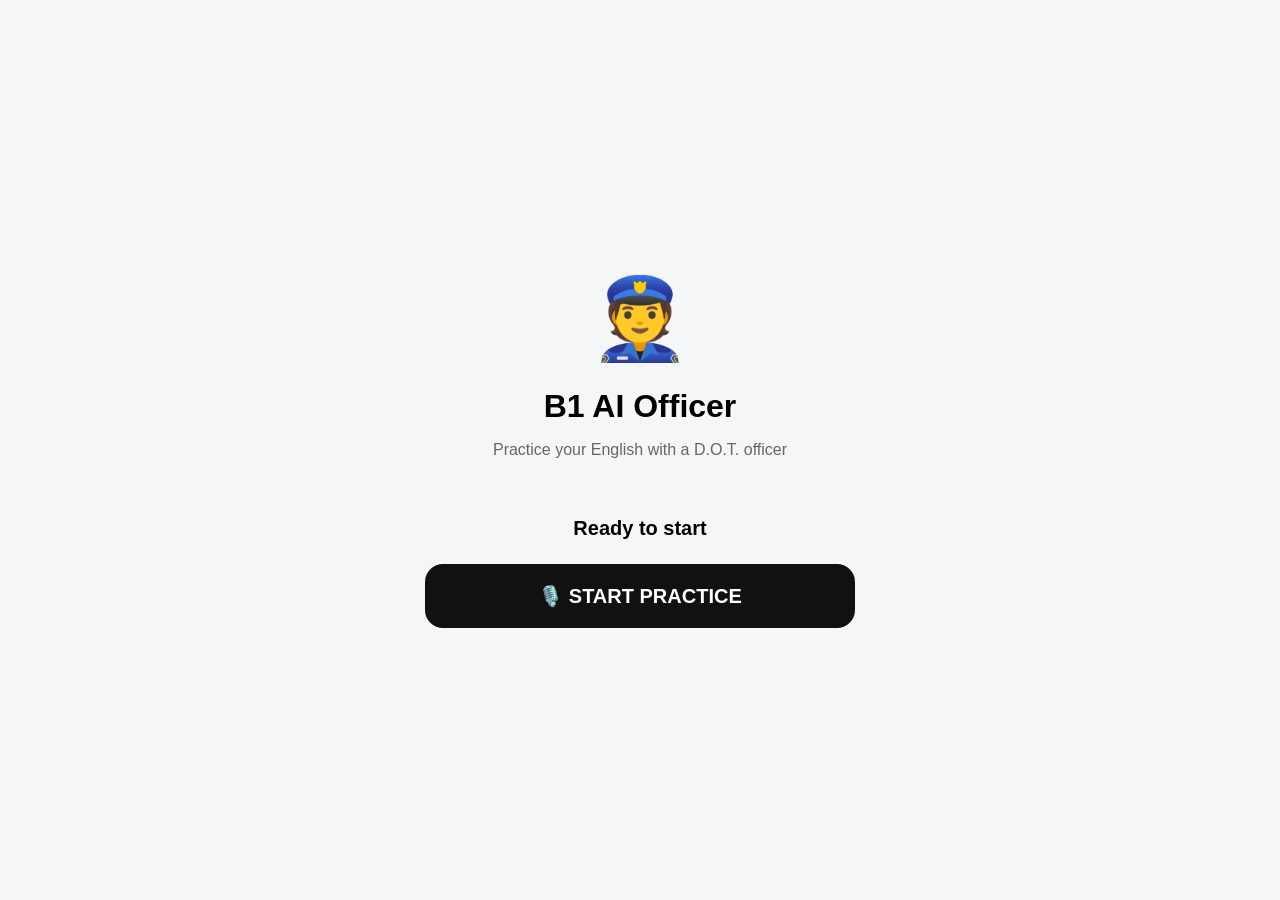
<file: ai-practice.html>
<!DOCTYPE html>
<html lang="en">
<head>
  <meta charset="UTF-8">
  <meta name="viewport" content="width=device-width, initial-scale=1.0">
  <title>B1 AI Officer</title>

  <style>
    * {
      box-sizing: border-box;
    }

    body {
      margin: 0;
      min-height: 100vh;
      font-family: Arial, sans-serif;
      background: #f4f6f8;
      display: flex;
      justify-content: center;
      align-items: center;
    }

    .practice {
      width: min(92%, 430px);
      text-align: center;
    }

    .officer {
      font-size: 80px;
      margin-bottom: 15px;
    }

    h1 {
      margin-bottom: 5px;
    }

    .subtitle {
      color: #666;
      margin-bottom: 35px;
    }

    #status {
      min-height: 70px;
      font-size: 20px;
      font-weight: bold;
      display: flex;
      justify-content: center;
      align-items: center;
    }

    #startBtn {
      width: 100%;
      border: 0;
      border-radius: 18px;
      padding: 20px;
      font-size: 20px;
      font-weight: bold;
      cursor: pointer;
      background: #111;
      color: white;
    }

    #startBtn:active {
      transform: scale(.98);
    }
  </style>
</head>

<body>

  <main class="practice">

    <div class="officer">👮</div>

    <h1>B1 AI Officer</h1>

    <p class="subtitle">
      Practice your English with a D.O.T. officer
    </p>

    <div id="status">
      Ready to start
    </div>

    <button id="startBtn">
      🎙️ START PRACTICE
    </button>

  </main>

<script>
  const startBtn = document.getElementById("startBtn");
  const status = document.getElementById("status");

  const WORKER_URL =
    "https://b1-ai-officer.hum328.workers.dev";

  const SpeechRecognition =
    window.SpeechRecognition || window.webkitSpeechRecognition;

  let recognition = null;
  let conversation = [];
  let busy = false;
  let listening = false;
  let sessionActive = false;

  // -------------------------
  // RECONOCIMIENTO DE VOZ
  // -------------------------

  if (SpeechRecognition) {
    recognition = new SpeechRecognition();

    recognition.lang = "en-US";
    recognition.continuous = false;
    recognition.interimResults = false;
    recognition.maxAlternatives = 1;

    recognition.onstart = () => {
      listening = true;
      status.textContent = "🎙️ Listening...";
    };

    recognition.onresult = async (event) => {
      listening = false;

      const answer =
        event.results[event.results.length - 1][0].transcript;

      status.textContent = 'You: "' + answer + '"';

      conversation.push({
        role: "user",
        text: answer
      });

      await askGemini();
    };

    recognition.onerror = (event) => {
      listening = false;

      console.log("Speech error:", event.error);

      if (event.error === "not-allowed") {
        status.textContent =
          "Microphone permission is required.";
        return;
      }

      if (event.error === "no-speech") {
        status.textContent =
          "I didn't hear you. Tap the button to listen again.";

        startBtn.textContent = "🎙️ LISTEN AGAIN";
        busy = false;
        return;
      }

      if (event.error === "aborted") {
        return;
      }

      status.textContent =
        "Microphone error. Tap the button to continue.";

      startBtn.textContent = "🎙️ CONTINUE";
      busy = false;
    };

    recognition.onend = () => {
      listening = false;
    };
  }

  // -------------------------
  // DETENER MICRÓFONO
  // -------------------------

  function stopListening() {
    if (!recognition) return;

    try {
      recognition.abort();
    } catch (error) {
      console.log(error);
    }

    listening = false;
  }

  // -------------------------
  // ESCUCHAR
  // -------------------------

  function listen() {
    if (!sessionActive) return;

    if (!recognition) {
      status.textContent =
        "Speech recognition is not supported on this browser.";
      return;
    }

    if (listening) return;

    busy = false;

    try {
      recognition.start();
    } catch (error) {
      console.log("Recognition start error:", error);

      setTimeout(() => {
        try {
          recognition.start();
        } catch (e) {
          console.log(e);
        }
      }, 500);
    }
  }

  // -------------------------
  // HABLAR
  // -------------------------

  function speak(text) {
    stopListening();

    window.speechSynthesis.cancel();

    status.textContent = "Officer: " + text;

    const speech = new SpeechSynthesisUtterance(text);

    speech.lang = "en-US";
    speech.rate = 0.9;
    speech.volume = 1;

    speech.onstart = () => {
      status.textContent = "Officer: " + text;
    };

    speech.onend = () => {
      if (!sessionActive) return;

      setTimeout(() => {
        listen();
      }, 600);
    };

    speech.onerror = (event) => {
      console.log("Speech synthesis error:", event);

      status.textContent =
        "Officer: " + text;

      startBtn.textContent = "🎙️ ANSWER";
      busy = false;
    };

    setTimeout(() => {
      window.speechSynthesis.speak(speech);
    }, 100);
  }

  // -------------------------
  // GEMINI
  // -------------------------

  async function askGemini() {
    if (busy) return;

    busy = true;

    stopListening();

    status.textContent = "Officer is thinking...";

    try {
      const response = await fetch(WORKER_URL, {
        method: "POST",

        headers: {
          "Content-Type": "application/json"
        },

        body: JSON.stringify({
          messages: conversation
        })
      });

      const data = await response.json();

      if (!response.ok) {
        console.error("Worker error:", data);

        status.textContent =
          "AI connection error.";

        startBtn.textContent = "🔄 START AGAIN";
        busy = false;

        return;
      }

      if (!data.reply) {
        console.error("No reply:", data);

        status.textContent =
          "The officer did not answer.";

        startBtn.textContent = "🔄 START AGAIN";
        busy = false;

        return;
      }

      const reply = data.reply.trim();

      conversation.push({
        role: "assistant",
        text: reply
      });

      busy = false;

      speak(reply);

    } catch (error) {
      console.error("Connection error:", error);

      status.textContent =
        "Could not connect to the AI.";

      startBtn.textContent = "🔄 START AGAIN";

      busy = false;
    }
  }

  // -------------------------
  // NUEVA SESIÓN
  // -------------------------

  async function startNewSession() {
    sessionActive = false;

    stopListening();
    window.speechSynthesis.cancel();

    busy = false;

    conversation = [];

    await new Promise(resolve =>
      setTimeout(resolve, 300)
    );

    sessionActive = true;

    startBtn.textContent = "🔄 RESTART PRACTICE";

    conversation.push({
      role: "user",
      text: "Start a new inspection from the beginning."
    });

    await askGemini();
  }

  // -------------------------
  // BOTÓN
  // -------------------------

  startBtn.addEventListener("click", async () => {

    // Si está esperando una respuesta,
    // el botón sirve para reactivar el micrófono.
    if (
      sessionActive &&
      !busy &&
      !listening &&
      startBtn.textContent.includes("LISTEN")
    ) {
      startBtn.textContent = "🔄 RESTART PRACTICE";
      listen();
      return;
    }

    await startNewSession();
  });
</script>
</body>
</html>
</file>
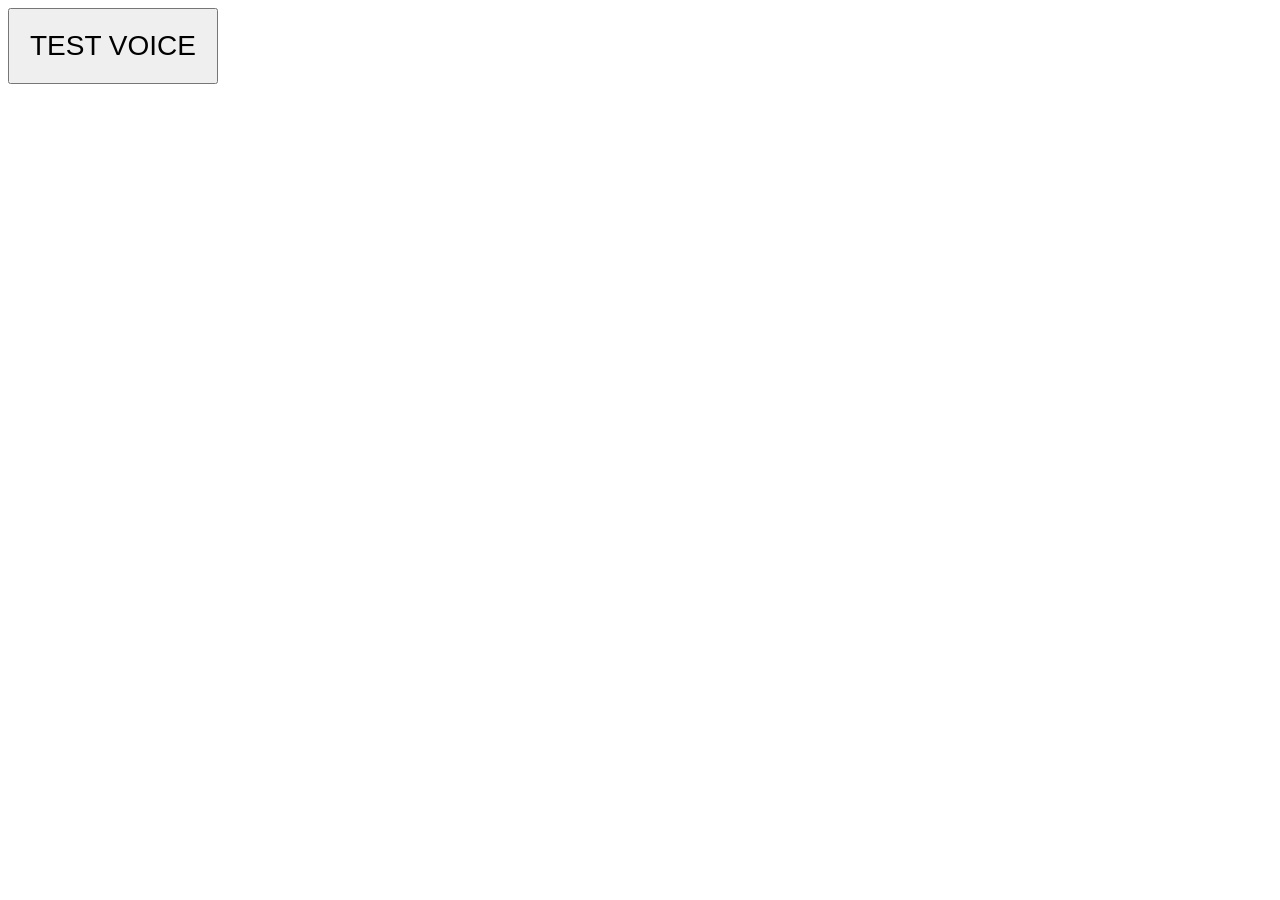
<file: tts-test.html>
<!doctype html>
<html lang="en">
<head>
  <meta charset="utf-8">
  <meta name="viewport" content="width=device-width,initial-scale=1">
  <title>TTS Test</title>
</head>
<body>

<button id="test" style="font-size:28px;padding:20px;">
  TEST VOICE
</button>

<script>
let currentUtterance = null;

function getEnglishVoice() {
  const voices = speechSynthesis.getVoices();

  console.log("VOICES:", voices.map(v => ({
    name: v.name,
    lang: v.lang
  })));

  return (
    voices.find(v => v.lang === "en-US") ||
    voices.find(v => v.lang && v.lang.toLowerCase().startsWith("en-us")) ||
    voices.find(v => v.lang && v.lang.toLowerCase().startsWith("en")) ||
    null
  );
}

function testVoice() {
  const voice = getEnglishVoice();

  currentUtterance =
    new SpeechSynthesisUtterance(
      "Truck driver. Where are you going today?"
    );

  currentUtterance.lang = "en-US";
  currentUtterance.rate = 0.8;

  if (voice) {
    currentUtterance.voice = voice;
    console.log("USING VOICE:", voice.name, voice.lang);
  } else {
    console.log("NO ENGLISH VOICE FOUND");
  }

  currentUtterance.onstart = () =>
    console.log("TTS START");

  currentUtterance.onend = () =>
    console.log("TTS END");

  currentUtterance.onerror = e =>
    console.log("TTS ERROR", e.error);

  speechSynthesis.speak(currentUtterance);
}

speechSynthesis.onvoiceschanged = () => {
  console.log("VOICES LOADED");
  getEnglishVoice();
};

document.getElementById("test").onclick = testVoice;
</script>
</body>
</html>
</file>
